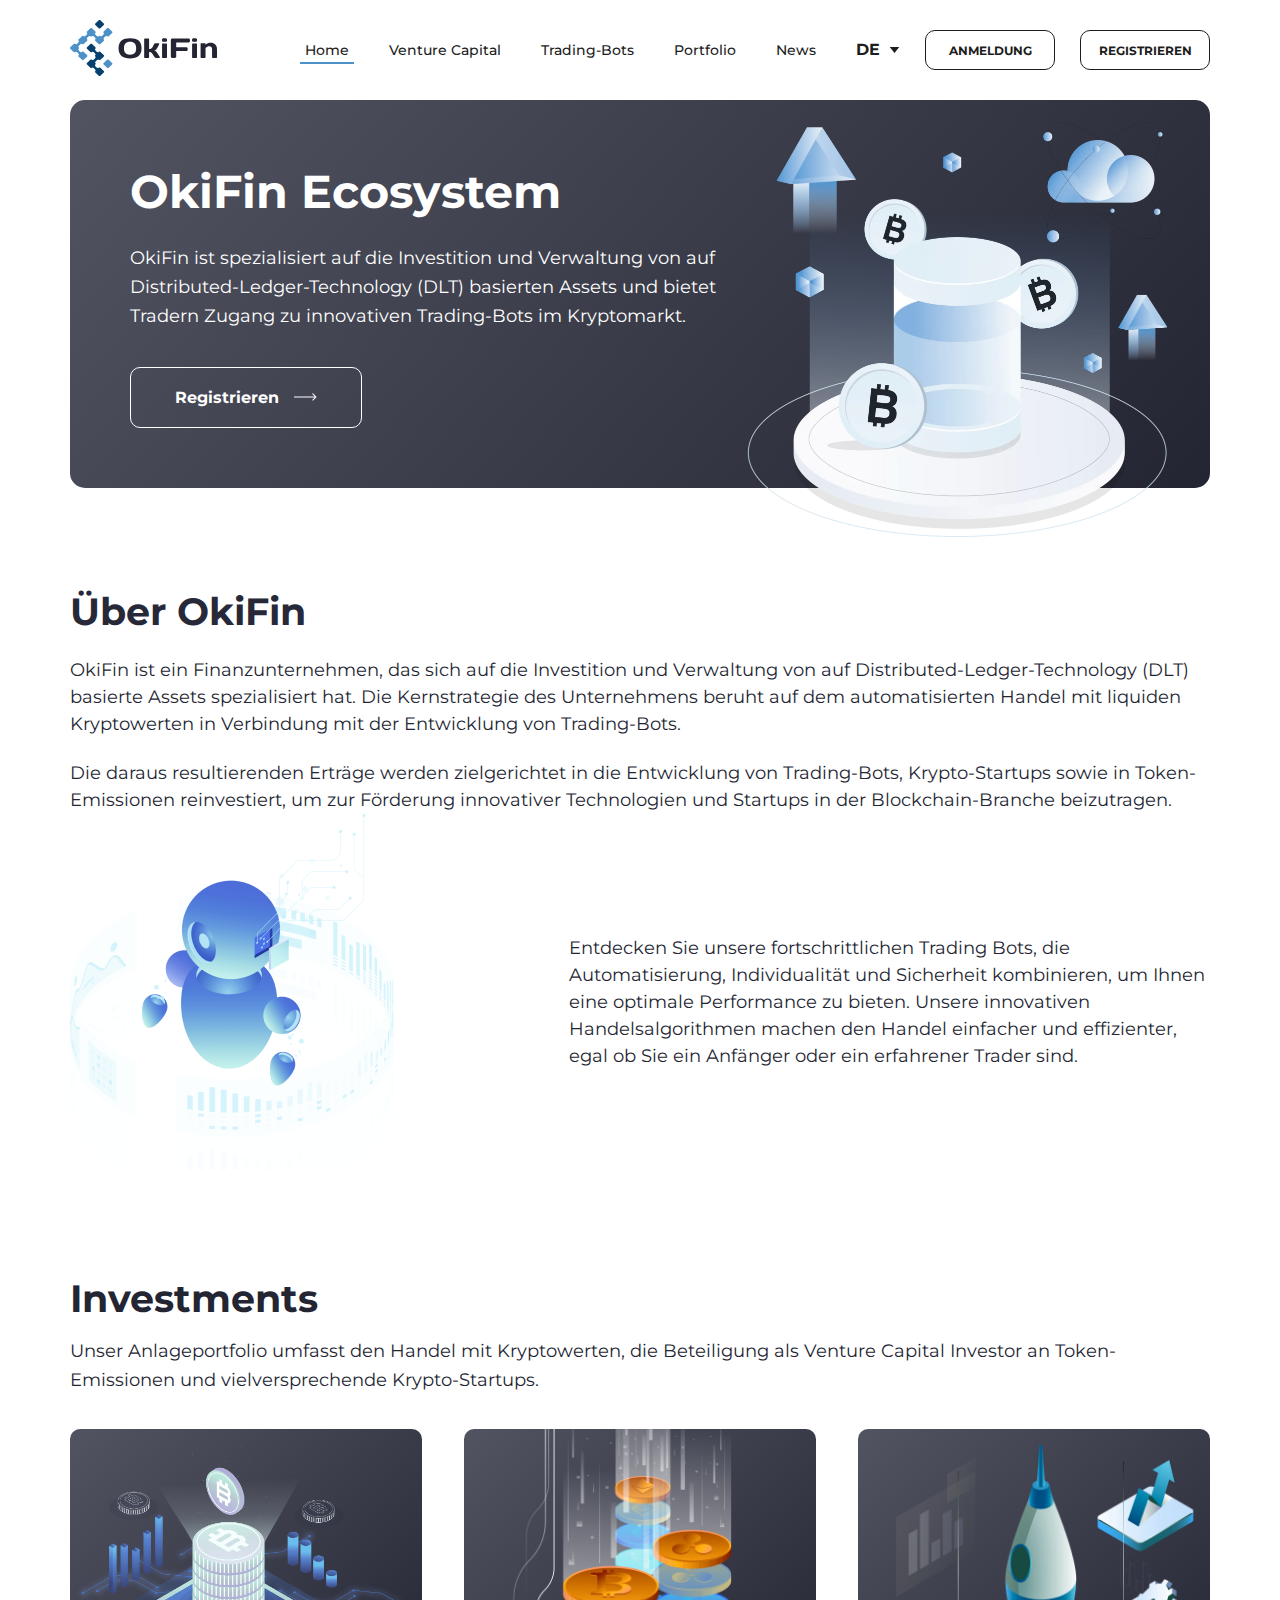
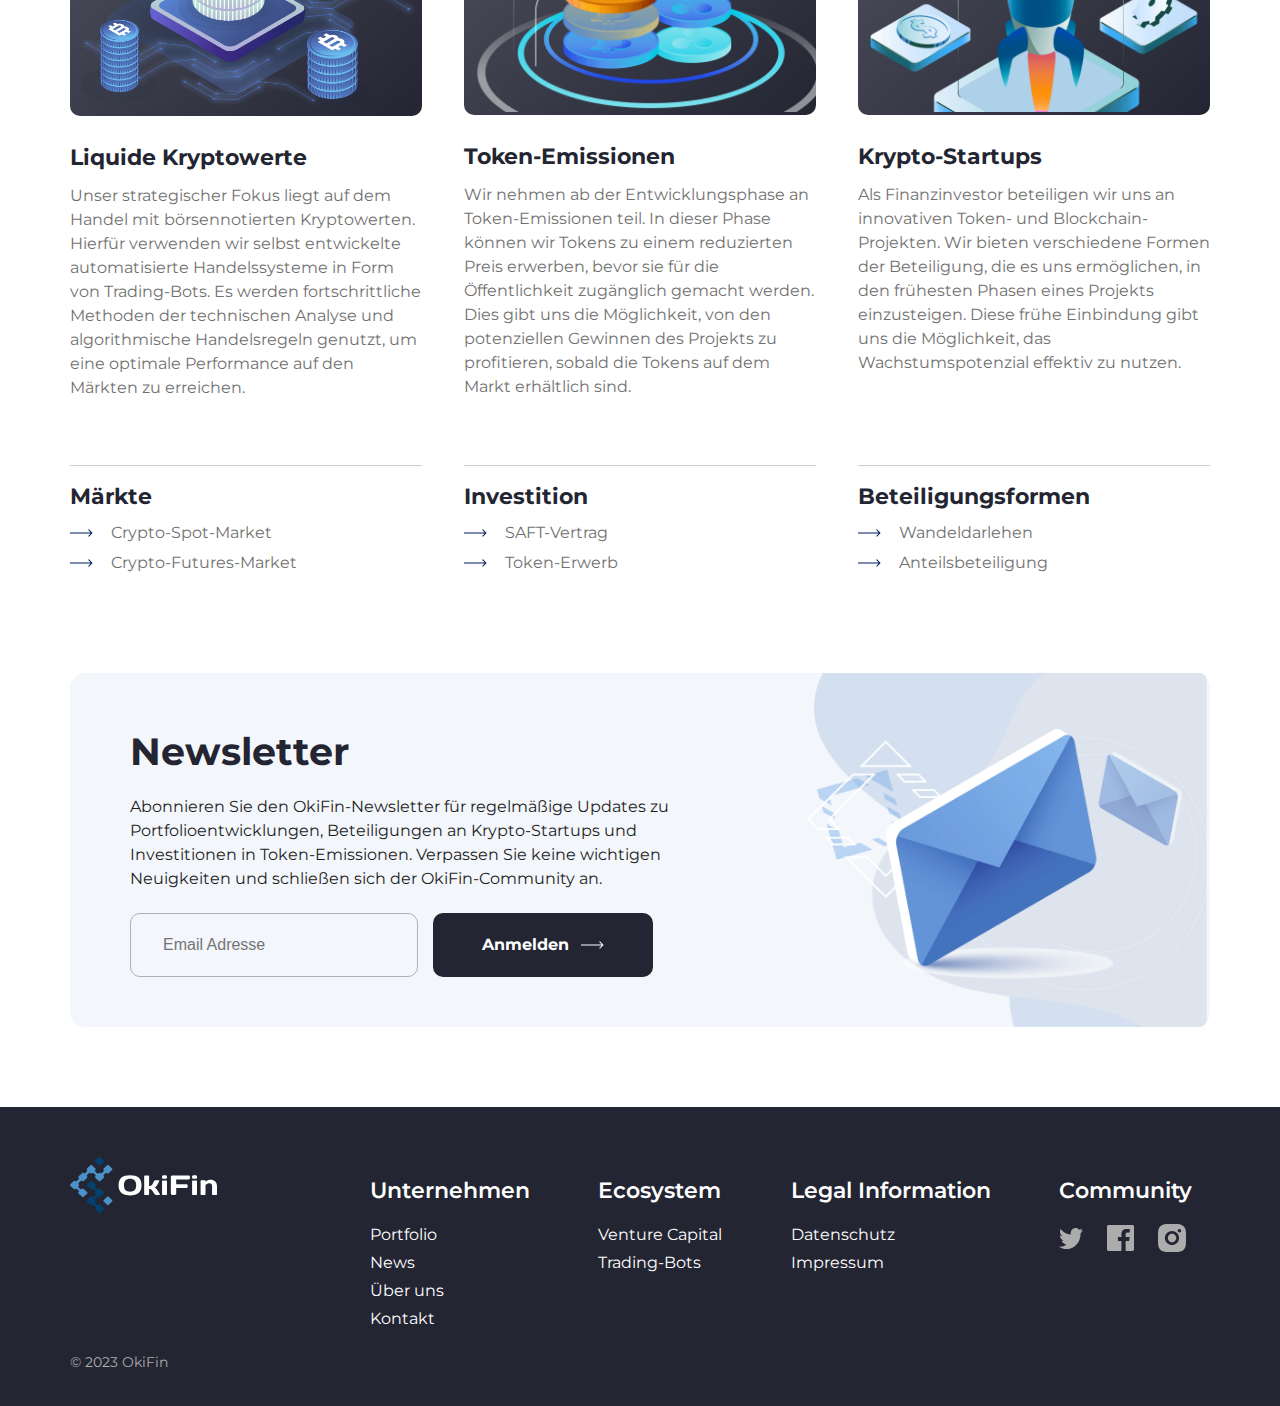
<file: index.html>
<!DOCTYPE html>
<html lang="en">
  <head>
    <meta charset="UTF-8" />
    <meta name="viewport" content="width=device-width, initial-scale=1.0" />
    <meta http-equiv="X-UA-Compatible" content="ie=edge" />
    <title>Document</title>
    <meta name="author" content="Yuriy Zudikhin" />
    <link rel="stylesheet" href="css/style.css" />
  </head>

  <body>

    <header class="header">
      <div class="container">
        <div class="header_block">
          <a class="header_block_logo" href="#">
            <img src="img/header/logo.svg" alt="">
          </a>
          <div class="header_block_other">
            <ul class="header_block_other_nav">
              <li class="active">
                <a href="#">Home</a>
              </li>
              <li>
                <a href="#">Venture Capital</a>
              </li>
              <li>
                <a href="#">Trading-Bots</a>
              </li>
              <li>
                <a href="#">Portfolio</a>
              </li>
              <li>
                <a href="#">News</a>
              </li>
            </ul>
            <div class="header_block_other_lang">
              <div class="header_block_other_lang_top">
                <span>DE</span>
                <img src="img/header/arrow.svg" alt="">
              </div>
              <div class="header_block_other_lang_content">
                <ul>
                  <li>
                    <a href="#">EN</a>
                  </li>
                  <li>
                    <a href="#">RU</a>
                  </li>
                </ul>
              </div>
            </div>
            <a class="header_block_other_reg" href="#">anmeldung</a>
            <a class="header_block_other_reg" href="#">Registrieren</a>
            <div class="header_block_other_btn">
              <img src="img/header/dropdown.svg" alt="">
            </div>
          </div>
        </div>
      </div>
    </header>

    <main class="main">
      <div class="container">
        <div class="main_block">
          <div class="main_block_text">
            <h1>OkiFin Ecosystem</h1>
            <p>OkiFin ist spezialisiert auf die Investition und Verwaltung von auf Distributed-Ledger-Technology (DLT) basierten Assets und bietet Tradern Zugang zu innovativen Trading-Bots im Kryptomarkt.</p>
            <a href="#">
              Registrieren
              <img src="img/main/arrow.svg" alt="">
            </a>
          </div>
          <div class="main_block_img">
            <img src="img/main/1.webp" alt="">
          </div>
        </div>
      </div>
    </main>

    <section class="profile">
      <div class="container">
        <div class="profile_block">
          <h2>Über OkiFin</h2>
          <p>OkiFin ist ein Finanzunternehmen, das sich auf die Investition und Verwaltung von auf Distributed-Ledger-Technology (DLT) basierte Assets spezialisiert hat. Die Kernstrategie des Unternehmens beruht auf dem automatisierten Handel mit liquiden Kryptowerten in Verbindung mit der Entwicklung von Trading-Bots.</p>
          <p>Die daraus resultierenden Erträge werden zielgerichtet in die Entwicklung von Trading-Bots, Krypto-Startups sowie in Token-Emissionen reinvestiert, um zur Förderung innovativer Technologien und Startups in der Blockchain-Branche beizutragen.</p>
        </div>
        <div class="profile_block_new">
          <img src="img/profile/1.png" alt="">
          <p>Entdecken Sie unsere fortschrittlichen Trading Bots, die Automatisierung, Individualität und Sicherheit kombinieren, um Ihnen eine optimale Performance zu bieten. Unsere innovativen Handelsalgorithmen machen den Handel einfacher und effizienter, egal ob Sie ein Anfänger oder ein erfahrener Trader sind.</p>
        </div>
      </div>
    </section>

    <section class="investments">
      <div class="container">
        <div class="investments_block">
          <h2>Investments</h2>
          <p>Unser Anlageportfolio umfasst den Handel mit Kryptowerten, die Beteiligung als Venture Capital Investor an Token-Emissionen und vielversprechende Krypto-Startups.</p>
        </div>
        <div class="investments_list">

          <div class="investments_list_item">
            <div class="investments_list_item_wrap">
              <div class="investments_list_item_wrap_img">
                <img src="img/investments/list_1.webp" alt="">
              </div>
              <h3>Liquide Kryptowerte</h3>
              <p>Unser strategischer Fokus liegt auf dem Handel mit börsennotierten Kryptowerten. Hierfür verwenden wir selbst entwickelte automatisierte Handelssysteme in Form von Trading-Bots. Es werden fortschrittliche Methoden der technischen Analyse und algorithmische Handelsregeln genutzt, um eine optimale Performance auf den Märkten zu erreichen.</p>
            </div>
            <div class="investments_list_item_bottom">
              <h3>Märkte</h3>
              <ul>
                <li>
                  <img src="img/investments/arrow.svg" alt="">
                  Crypto-Spot-Market
                </li>
                <li>
                  <img src="img/investments/arrow.svg" alt="">
                  Crypto-Futures-Market
                </li>
              </ul>
            </div>
          </div>

          <div class="investments_list_item">
            <div class="investments_list_item_wrap">
              <div class="investments_list_item_wrap_img">
                <img src="img/investments/list_2.webp" alt="">
              </div>
              <h3>Token-Emissionen</h3>
              <p>Wir nehmen ab der Entwicklungsphase an Token-Emissionen teil. In dieser Phase können wir Tokens zu einem reduzierten Preis erwerben, bevor sie für die Öffentlichkeit zugänglich gemacht werden. Dies gibt uns die Möglichkeit, von den potenziellen Gewinnen des Projekts zu profitieren, sobald die Tokens auf dem Markt erhältlich sind.</p>
            </div>
            <div class="investments_list_item_bottom">
              <h3>Investition</h3>
              <ul>
                <li>
                  <img src="img/investments/arrow.svg" alt="">
                  SAFT-Vertrag
                </li>
                <li>
                  <img src="img/investments/arrow.svg" alt="">
                  Token-Erwerb
                </li>
              </ul>
            </div>
          </div>

          <div class="investments_list_item">
            <div class="investments_list_item_wrap">
              <div class="investments_list_item_wrap_img">
                <img src="img/investments/list_3.webp" alt="">
              </div>
              <h3>Krypto-Startups</h3>
              <p>Als Finanzinvestor beteiligen wir uns an innovativen Token- und Blockchain-Projekten. Wir bieten verschiedene Formen der Beteiligung, die es uns ermöglichen, in den frühesten Phasen eines Projekts einzusteigen. Diese frühe Einbindung gibt uns die Möglichkeit, das Wachstumspotenzial effektiv zu nutzen.</p>
            </div>
            <div class="investments_list_item_bottom">
              <h3>Beteiligungsformen</h3>
              <ul>
                <li>
                  <img src="img/investments/arrow.svg" alt="">
                  Wandeldarlehen
                </li>
                <li>
                  <img src="img/investments/arrow.svg" alt="">
                  Anteilsbeteiligung
                </li>
              </ul>
            </div>
          </div>

        </div>
      </div>
    </section>

    <section class="form">
      <div class="container">
        <div class="form_block">
          <div class="form_block_text">
            <h2>Newsletter</h2>
            <p>Abonnieren Sie den OkiFin-Newsletter für regelmäßige Updates zu Portfolioentwicklungen, Beteiligungen an Krypto-Startups und Investitionen in Token-Emissionen. Verpassen Sie keine wichtigen Neuigkeiten und schließen sich der OkiFin-Community an.</p>
            <form action="">
              <input type="email" placeholder="Email Adresse">
              <button type="submit">
                Anmelden
                <img src="img/form/arrow.svg" alt="">
              </button>
            </form>
          </div>
          <img class="form_block_mob" src="img/form/back_mob.svg" alt="">
          <img class="form_block_img" src="img/form/1.webp" alt="">
          <img class="form_block_back" src="img/form/back.png" alt="">
        </div>
      </div>
    </section>

    <footer class="footer">
      <div class="container">
        <div class="footer_block">
          <div class="footer_block_left">
            <img src="img/footer/logo.svg" alt="">
          </div>
          <div class="footer_block_mid">
            <div class="footer_block_mid_item">
              <h4>Unternehmen</h4>
              <ul>
                <li>
                  <a href="#">Portfolio</a>
                </li>
                <li>
                  <a href="#">News</a>
                </li>
                <li>
                  <a href="#">Über uns</a>
                </li>
                <li>
                  <a href="#">Kontakt</a>
                </li>
              </ul>
            </div>
            <div class="footer_block_mid_item">
              <h4>Ecosystem</h4>
              <ul>
                <li>
                  <a href="#">Venture Capital</a>
                </li>
                <li>
                  <a href="#">Trading-Bots</a>
                </li>
              </ul>
            </div>
            <div class="footer_block_mid_item">
              <h4>Legal Information</h4>
              <ul>
                <li>
                  <a href="#">Datenschutz</a>
                </li>
                <li>
                  <a href="#">Impressum</a>
                </li>
              </ul>
            </div>
            <div class="footer_block_mid_item">
              <h4>Community</h4>
              <div class="footer_block_mid_item_list">
                <a href="#">
                  <img src="img/footer/twitter.svg" alt="">
                </a>
                <a href="#">
                  <img src="img/footer/facebook.svg" alt="">
                </a>
                <a href="#">
                  <img src="img/footer/insta.svg" alt="">
                </a>
              </div>
            </div>
          </div>
        </div>
        <div class="footer_under">
          <div class="footer_under_left">
            <p>© 2023  OkiFin</p>
          </div>
        </div>
      </div>
    </footer>

    <div class="dropdown">
      <div class="dropdown_top">
        <div class="dropdown_top_close">
          <img src="img/header/close.svg" alt="">
        </div>
      </div>
      <ul>
        <li class="active">
          <a href="#">Home</a>
        </li>
        <li>
          <a href="#">Venture capital</a>
        </li>
        <li>
          <a href="#">Trading-Bots</a>
        </li>
        <li>
          <a href="#">Portfolio</a>
        </li>
        <li>
          <a href="#">News</a>
        </li>
      </ul>
      <div class="dropdown_btns">
        <a href="#">Anmelden</a>
        <a href="#">Registrieren</a>
      </div>
      <div class="dropdown_link">
        <a href="#">
          <img src="img/footer/tel.svg" alt="">
        </a>
        <a href="#">
          <img src="img/footer/mail.svg" alt="">
        </a>
      </div>
    </div>

    <div class="back_modal"></div>
    
    <script src="js/jquery-3.6.0.min.js"></script>
    <script src="js/main.js"></script>

  </body>
</html>
</file>
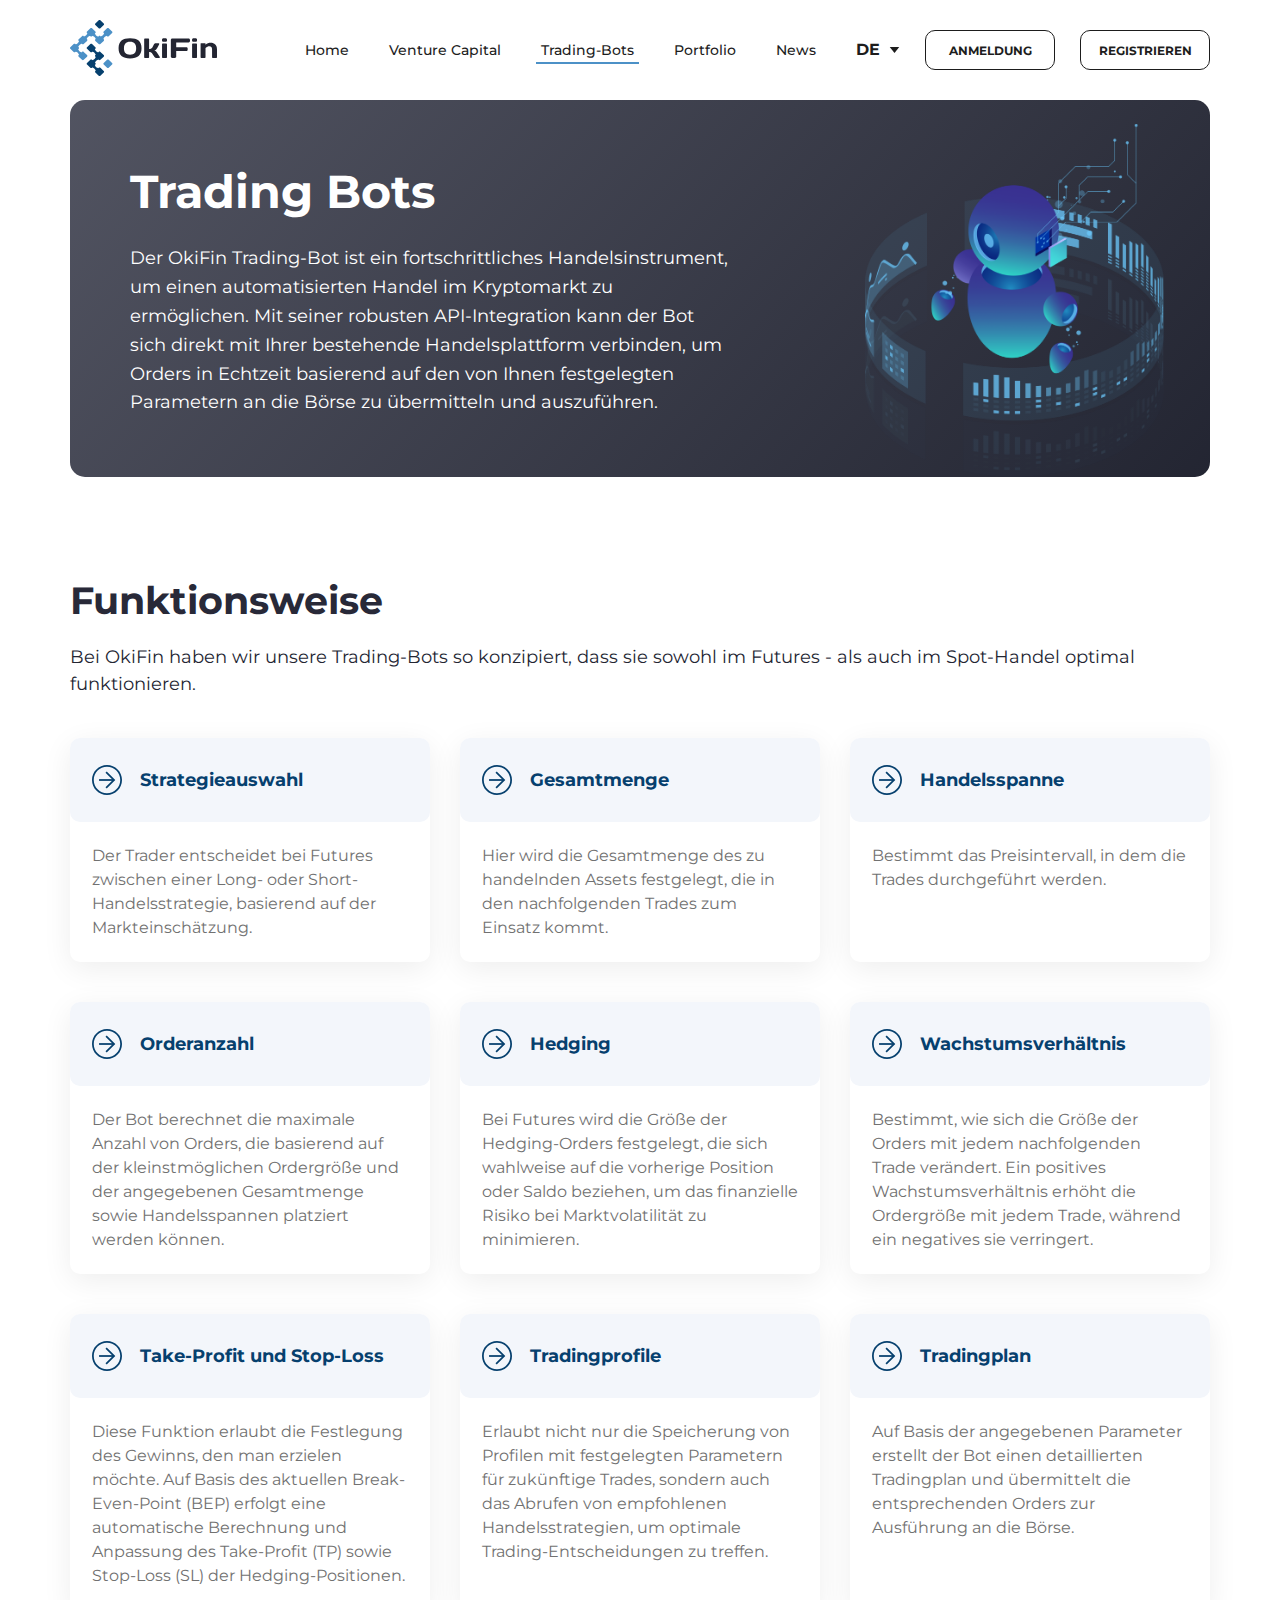
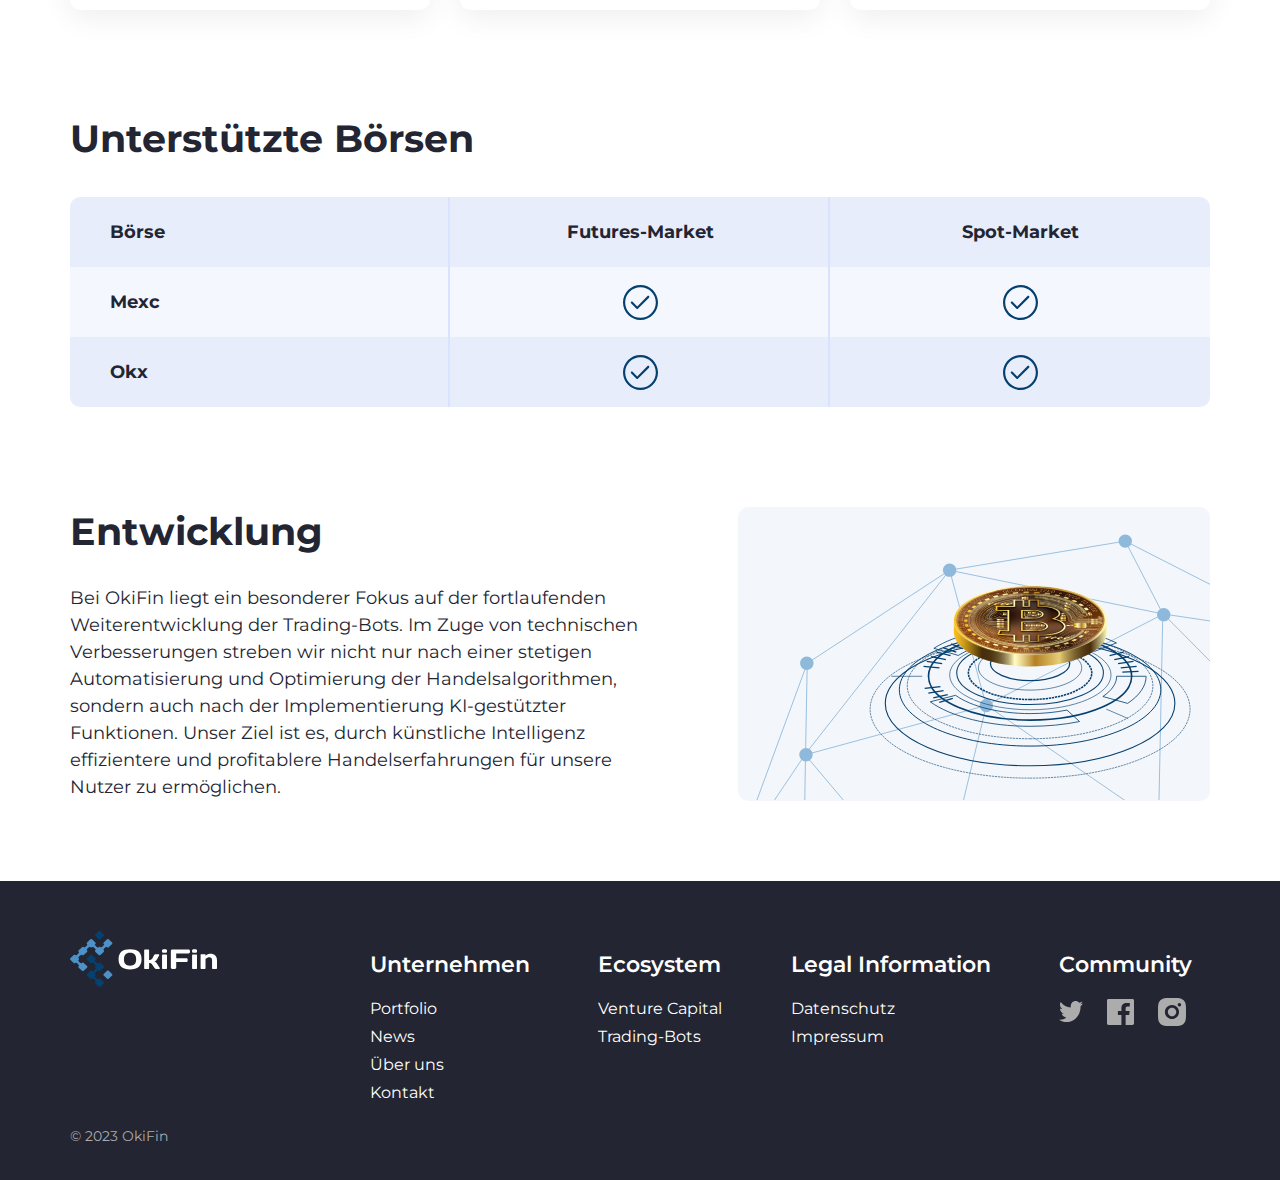
<file: bots.html>
<!DOCTYPE html>
<html lang="en">
  <head>
    <meta charset="UTF-8" />
    <meta name="viewport" content="width=device-width, initial-scale=1.0" />
    <meta http-equiv="X-UA-Compatible" content="ie=edge" />
    <title>Document</title>
    <meta name="author" content="Yuriy Zudikhin" />
    <link rel="stylesheet" href="css/style.css" />
  </head>

  <body>

    <header class="header">
      <div class="container">
        <div class="header_block">
          <a class="header_block_logo" href="#">
            <img src="img/header/logo.svg" alt="">
          </a>
          <div class="header_block_other">
            <ul class="header_block_other_nav">
              <li>
                <a href="#">Home</a>
              </li>
              <li>
                <a href="#">Venture Capital</a>
              </li>
              <li class="active">
                <a href="#">Trading-Bots</a>
              </li>
              <li>
                <a href="#">Portfolio</a>
              </li>
              <li>
                <a href="#">News</a>
              </li>
            </ul>
            <div class="header_block_other_lang">
              <div class="header_block_other_lang_top">
                <span>DE</span>
                <img src="img/header/arrow.svg" alt="">
              </div>
              <div class="header_block_other_lang_content">
                <ul>
                  <li>
                    <a href="#">EN</a>
                  </li>
                  <li>
                    <a href="#">RU</a>
                  </li>
                </ul>
              </div>
            </div>
            <a class="header_block_other_reg" href="#">anmeldung</a>
            <a class="header_block_other_reg" href="#">Registrieren</a>
            <div class="header_block_other_btn">
              <img src="img/header/dropdown.svg" alt="">
            </div>
          </div>
        </div>
      </div>
    </header>

    <main class="main bots">
      <div class="container">
        <div class="main_block">
          <div class="main_block_text">
            <h1>Trading Bots</h1>
            <p>Der OkiFin Trading-Bot ist ein fortschrittliches Handelsinstrument, um einen automatisierten Handel im Kryptomarkt zu ermöglichen. Mit seiner robusten API-Integration kann der Bot sich direkt mit Ihrer bestehende Handelsplattform verbinden, um Orders in Echtzeit basierend auf den von Ihnen festgelegten Parametern an die Börse zu übermitteln und auszuführen.
            </p>
          </div>
          <div class="main_block_img">
            <img src="img/main/1_bots.png" alt="">
          </div>
        </div>
      </div>
    </main>

    <section class="functionality">
      <div class="container">
        <div class="functionality_block">
          <h2>Funktionsweise</h2>
          <p class="functionality_block_text">Bei OkiFin haben wir unsere Trading-Bots so konzipiert, dass sie sowohl im Futures - als auch im Spot-Handel optimal funktionieren.</p>
          <div class="functionality_block_list">
            <div class="functionality_block_list_item">
              <div class="functionality_block_list_item_top">
                <img src="img/main/func.svg" alt="">
                <h4>Strategieauswahl</h4>
              </div>
              <div class="functionality_block_list_item_wrap">
                <p>Der Trader entscheidet bei Futures zwischen einer Long- oder Short-Handelsstrategie, basierend auf der Markteinschätzung.</p>
              </div>
            </div>

            <div class="functionality_block_list_item">
              <div class="functionality_block_list_item_top">
                <img src="img/main/func.svg" alt="">
                <h4>Gesamtmenge</h4>
              </div>
              <div class="functionality_block_list_item_wrap">
                <p>Hier wird die Gesamtmenge des zu handelnden Assets festgelegt, die in den nachfolgenden Trades zum Einsatz kommt.</p>
              </div>
            </div>

            <div class="functionality_block_list_item">
              <div class="functionality_block_list_item_top">
                <img src="img/main/func.svg" alt="">
                <h4>Handelsspanne</h4>
              </div>
              <div class="functionality_block_list_item_wrap">
                <p>Bestimmt das Preisintervall, in dem die Trades durchgeführt werden.</p>
              </div>
            </div>

            <div class="functionality_block_list_item">
              <div class="functionality_block_list_item_top">
                <img src="img/main/func.svg" alt="">
                <h4>Orderanzahl</h4>
              </div>
              <div class="functionality_block_list_item_wrap">
                <p>Der Bot berechnet die maximale Anzahl von Orders, die basierend auf der kleinstmöglichen Ordergröße und der angegebenen Gesamtmenge sowie Handelsspannen platziert werden können.</p>
              </div>
            </div>

            <div class="functionality_block_list_item">
              <div class="functionality_block_list_item_top">
                <img src="img/main/func.svg" alt="">
                <h4>Hedging</h4>
              </div>
              <div class="functionality_block_list_item_wrap">
                <p>Bei Futures wird die Größe der Hedging-Orders festgelegt, die sich wahlweise auf die vorherige Position oder Saldo beziehen, um das finanzielle Risiko bei Marktvolatilität zu minimieren.</p>
              </div>
            </div>

            <div class="functionality_block_list_item">
              <div class="functionality_block_list_item_top">
                <img src="img/main/func.svg" alt="">
                <h4>Wachstumsverhältnis</h4>
              </div>
              <div class="functionality_block_list_item_wrap">
                <p>Bestimmt, wie sich die Größe der Orders mit jedem nachfolgenden Trade verändert. Ein positives Wachstumsverhältnis erhöht die Ordergröße mit jedem Trade, während ein negatives sie verringert.</p>
              </div>
            </div>

            <div class="functionality_block_list_item">
              <div class="functionality_block_list_item_top">
                <img src="img/main/func.svg" alt="">
                <h4>Take-Profit und Stop-Loss</h4>
              </div>
              <div class="functionality_block_list_item_wrap">
                <p>Diese Funktion erlaubt die Festlegung des Gewinns, den man erzielen möchte. Auf Basis des aktuellen Break-Even-Point (BEP) erfolgt eine automatische Berechnung und Anpassung des Take-Profit (TP) sowie Stop-Loss (SL) der Hedging-Positionen.</p>
              </div>
            </div>

            <div class="functionality_block_list_item">
              <div class="functionality_block_list_item_top">
                <img src="img/main/func.svg" alt="">
                <h4>Tradingprofile</h4>
              </div>
              <div class="functionality_block_list_item_wrap">
                <p>Erlaubt nicht nur die Speicherung von Profilen mit festgelegten Parametern für zukünftige Trades, sondern auch das Abrufen von empfohlenen Handelsstrategien, um optimale Trading-Entscheidungen zu treffen.</p>
              </div>
            </div>

            <div class="functionality_block_list_item">
              <div class="functionality_block_list_item_top">
                <img src="img/main/func.svg" alt="">
                <h4>Tradingplan</h4>
              </div>
              <div class="functionality_block_list_item_wrap">
                <p>Auf Basis der angegebenen Parameter erstellt der Bot einen detaillierten Tradingplan und übermittelt die entsprechenden Orders zur Ausführung an die Börse.</p>
              </div>
            </div>

          </div>
        </div>
      </div>
    </section>

    <section class="exchange">
      <div class="container">
        <div class="exchange_block">
          <h2>Unterstützte Börsen</h2>
          <div class="exchange_block_table">

            <div class="exchange_block_table_row">
              <div class="exchange_block_table_row_item">
                <p>Börse</p>
              </div>
              <div class="exchange_block_table_row_item">
                <p>Futures-Market</p>
              </div>
              <div class="exchange_block_table_row_item">
                <p>Spot-Market</p>
              </div>
            </div>

            <div class="exchange_block_table_row">
              <div class="exchange_block_table_row_item">
                <p>Mexc</p>
              </div>
              <div class="exchange_block_table_row_item">
                <div class="exchange_block_table_row_item_img">
                  <img src="img/exchange/1.svg" alt="">
                </div>
              </div>
              <div class="exchange_block_table_row_item">
                <div class="exchange_block_table_row_item_img">
                  <img src="img/exchange/1.svg" alt="">
                </div>
              </div>
            </div>

            <div class="exchange_block_table_row">
              <div class="exchange_block_table_row_item">
                <p>Okx</p>
              </div>
              <div class="exchange_block_table_row_item">
                <div class="exchange_block_table_row_item_img">
                  <img src="img/exchange/1.svg" alt="">
                </div>
              </div>
              <div class="exchange_block_table_row_item">
                <div class="exchange_block_table_row_item_img">
                  <img src="img/exchange/1.svg" alt="">
                </div>
              </div>
            </div>

          </div>
        </div>
      </div>
    </section>

    <section class="development">
      <div class="container">
        <div class="development_block">
          <div class="development_block_left">
            <h3>Entwicklung</h3>
            <p>Bei OkiFin liegt ein besonderer Fokus auf der fortlaufenden Weiterentwicklung der Trading-Bots. Im Zuge von technischen Verbesserungen streben wir nicht nur nach einer stetigen Automatisierung und Optimierung der Handelsalgorithmen, sondern auch nach der Implementierung KI-gestützter Funktionen. Unser Ziel ist es, durch künstliche Intelligenz effizientere und profitablere Handelserfahrungen für unsere Nutzer zu ermöglichen.</p>
          </div>
          <div class="development_block_right">
            <img src="img/development/dev_1.svg" alt="">
          </div>
        </div>
      </div>
    </section>

    <footer class="footer">
      <div class="container">
        <div class="footer_block">
          <div class="footer_block_left">
            <img src="img/footer/logo.svg" alt="">
          </div>
          <div class="footer_block_mid">
            <div class="footer_block_mid_item">
              <h4>Unternehmen</h4>
              <ul>
                <li>
                  <a href="#">Portfolio</a>
                </li>
                <li>
                  <a href="#">News</a>
                </li>
                <li>
                  <a href="#">Über uns</a>
                </li>
                <li>
                  <a href="#">Kontakt</a>
                </li>
              </ul>
            </div>
            <div class="footer_block_mid_item">
              <h4>Ecosystem</h4>
              <ul>
                <li>
                  <a href="#">Venture Capital</a>
                </li>
                <li>
                  <a href="#">Trading-Bots</a>
                </li>
              </ul>
            </div>
            <div class="footer_block_mid_item">
              <h4>Legal Information</h4>
              <ul>
                <li>
                  <a href="#">Datenschutz</a>
                </li>
                <li>
                  <a href="#">Impressum</a>
                </li>
              </ul>
            </div>
            <div class="footer_block_mid_item">
              <h4>Community</h4>
              <div class="footer_block_mid_item_list">
                <a href="#">
                  <img src="img/footer/twitter.svg" alt="">
                </a>
                <a href="#">
                  <img src="img/footer/facebook.svg" alt="">
                </a>
                <a href="#">
                  <img src="img/footer/insta.svg" alt="">
                </a>
              </div>
            </div>
          </div>
        </div>
        <div class="footer_under">
          <div class="footer_under_left">
            <p>© 2023  OkiFin</p>
          </div>
        </div>
      </div>
    </footer>

    <div class="dropdown">
      <div class="dropdown_top">
        <div class="dropdown_top_close">
          <img src="img/header/close.svg" alt="">
        </div>
      </div>
      <ul>
        <li>
          <a href="#">Home</a>
        </li>
        <li>
          <a href="#">Venture capital</a>
        </li>
        <li class="active">
          <a href="#">Trading-Bots</a>
        </li>
        <li>
          <a href="#">Portfolio</a>
        </li>
        <li>
          <a href="#">News</a>
        </li>
      </ul>
      <div class="dropdown_btns">
        <a href="#">Anmelden</a>
        <a href="#">Registrieren</a>
      </div>
      <div class="dropdown_link">
        <a href="#">
          <img src="img/footer/tel.svg" alt="">
        </a>
        <a href="#">
          <img src="img/footer/mail.svg" alt="">
        </a>
      </div>
    </div>

    <div class="back_modal"></div>
    
    <script src="js/jquery-3.6.0.min.js"></script>
    <script src="js/main.js"></script>

  </body>
</html>
</file>
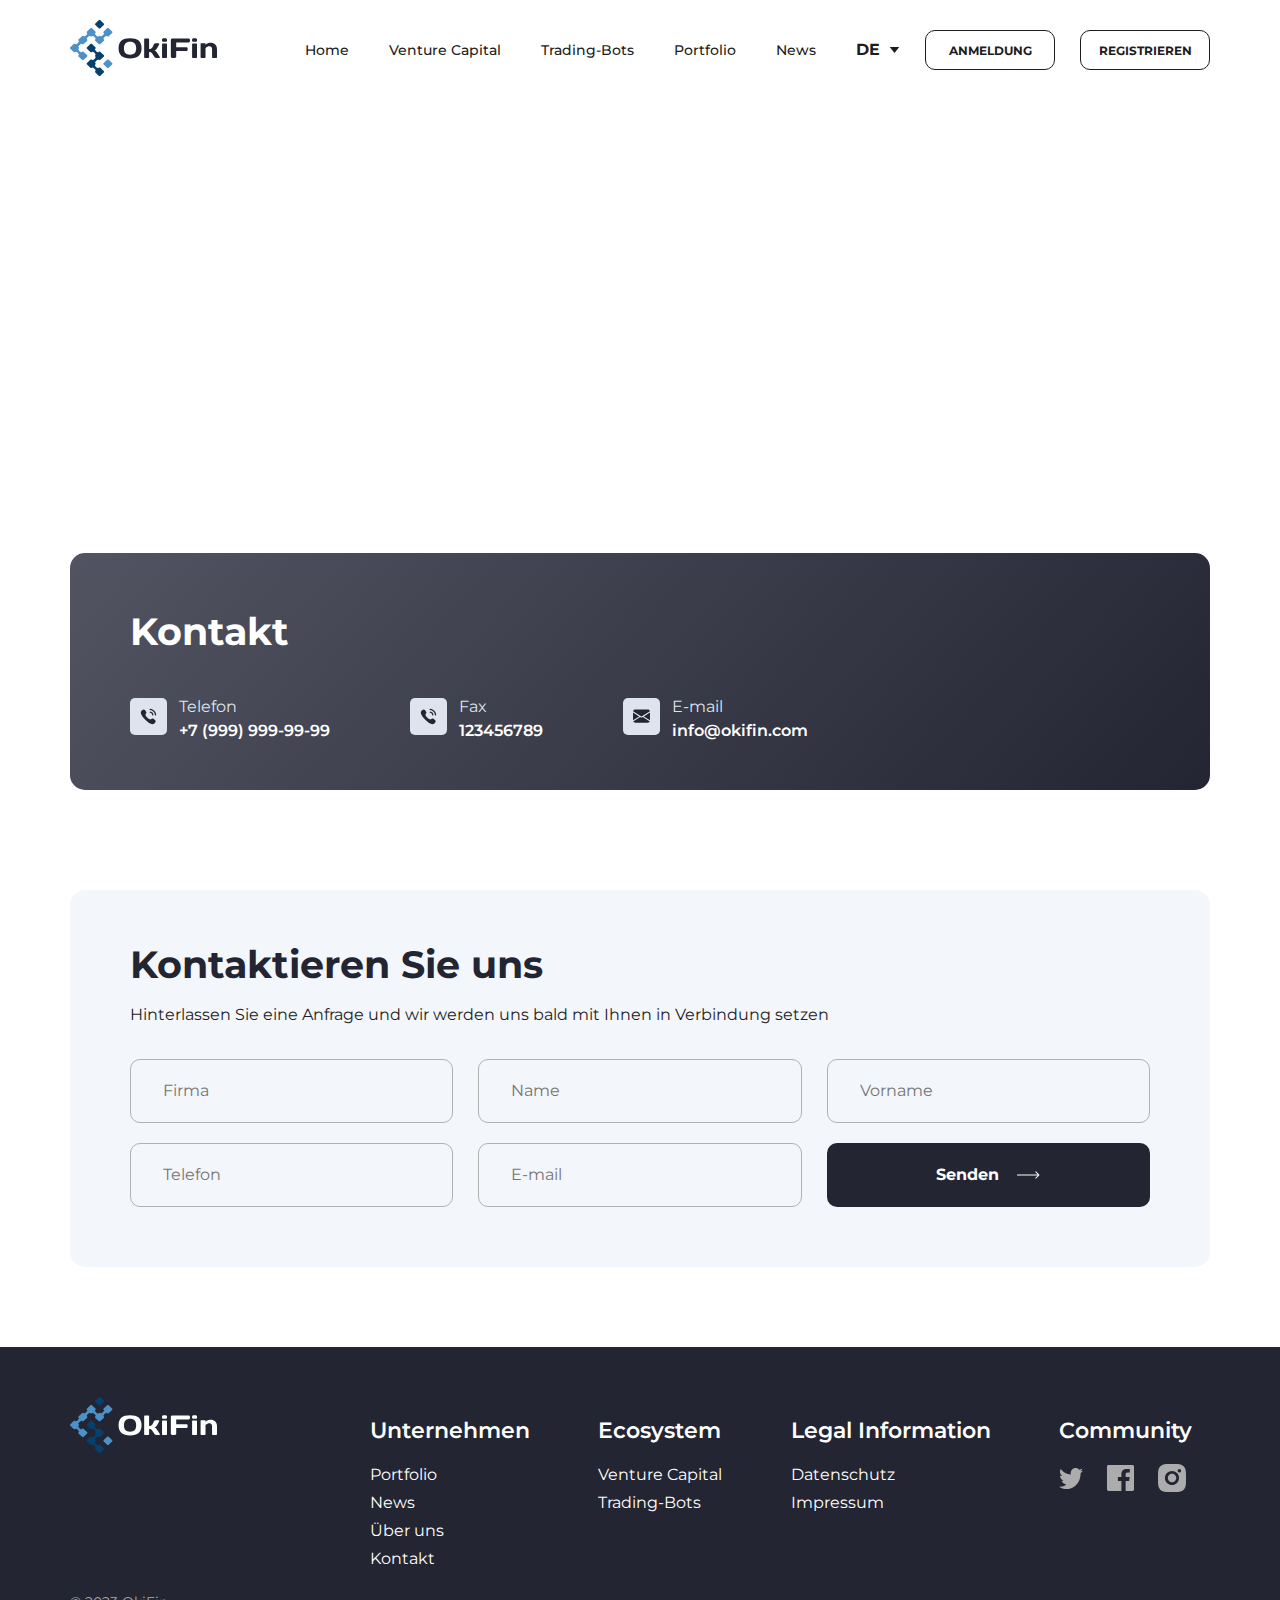
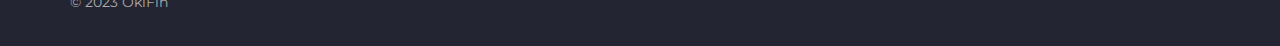
<file: contacts.html>
<!DOCTYPE html>
<html lang="en">
  <head>
    <meta charset="UTF-8" />
    <meta name="viewport" content="width=device-width, initial-scale=1.0" />
    <meta http-equiv="X-UA-Compatible" content="ie=edge" />
    <title>Document</title>
    <meta name="author" content="Yuriy Zudikhin" />
    <link rel="stylesheet" href="css/style.css" />
  </head>

  <body>

    <header class="header">
      <div class="container">
        <div class="header_block">
          <a class="header_block_logo" href="#">
            <img src="img/header/logo.svg" alt="">
          </a>
          <div class="header_block_other">
            <ul class="header_block_other_nav">
              <li>
                <a href="#">Home</a>
              </li>
              <li>
                <a href="#">Venture Capital</a>
              </li>
              <li>
                <a href="#">Trading-Bots</a>
              </li>
              <li>
                <a href="#">Portfolio</a>
              </li>
              <li>
                <a href="#">News</a>
              </li>
            </ul>
            <div class="header_block_other_lang">
              <div class="header_block_other_lang_top">
                <span>DE</span>
                <img src="img/header/arrow.svg" alt="">
              </div>
              <div class="header_block_other_lang_content">
                <ul>
                  <li>
                    <a href="#">EN</a>
                  </li>
                  <li>
                    <a href="#">RU</a>
                  </li>
                </ul>
              </div>
            </div>
            <a class="header_block_other_reg" href="#">anmeldung</a>
            <a class="header_block_other_reg" href="#">Registrieren</a>
            <div class="header_block_other_btn">
              <img src="img/header/dropdown.svg" alt="">
            </div>
          </div>
        </div>
      </div>
    </header>

    <iframe class="map" frameborder="0" src="https://www.google.com/maps/embed/v1/place?q=Langengrund+2a,+21149+Hamburg&key=AIzaSyBFw0Qbyq9zTFTd-tUY6dZWTgaQzuU17R8"></iframe>

    <section class="contact_info">
      <div class="container">
        
        <div class="contact_info_block">
          <h2>Kontakt</h2>
          <div class="contact_info_block_list">
            <a class="contact_info_block_list_item" href="tel:+79999999999">
              <img src="img/contacts/tel.svg" alt="">
              <div class="contact_info_block_list_item_text">
                <span>Telefon</span>
                <p>+7 (999) 999-99-99</p>
              </div>
            </a>
  
            <a class="contact_info_block_list_item" href="tel:123456789">
              <img src="img/contacts/tel.svg" alt="">
              <div class="contact_info_block_list_item_text">
                <span>Fax</span>
                <p>123456789</p>
              </div>
            </a>
  
            <a class="contact_info_block_list_item" href="mailto:info@okifin.com">
              <img src="img/contacts/mail.svg" alt="">
              <div class="contact_info_block_list_item_text">
                <span>E-mail</span>
                <p>info@okifin.com</p>
              </div>
            </a>

          </div>
          
        </div>
      </div>
    </section>

    <section class="contact_form">
      <div class="container">
        <div class="contact_form_block">
          <div class="contact_form_block_text">
            <h2>Kontaktieren Sie uns</h2>
            <p>Hinterlassen Sie eine Anfrage und wir werden uns bald mit Ihnen in Verbindung setzen</p>
            <form action="">
              <input type="text" placeholder="Firma">
              <input type="text" placeholder="Name">
              <input type="text" placeholder="Vorname">
              <input type="tel" placeholder="Telefon">
              <input type="email" placeholder="E-mail">
              <button type="submit">
                Senden
                <img src="img/contacts/arrow.svg" alt="">
              </button>
            </form>
          </div>
        </div>
      </div>
    </section>

    <footer class="footer">
      <div class="container">
        <div class="footer_block">
          <div class="footer_block_left">
            <img src="img/footer/logo.svg" alt="">
          </div>
          <div class="footer_block_mid">
            <div class="footer_block_mid_item">
              <h4>Unternehmen</h4>
              <ul>
                <li>
                  <a href="#">Portfolio</a>
                </li>
                <li>
                  <a href="#">News</a>
                </li>
                <li>
                  <a href="#">Über uns</a>
                </li>
                <li>
                  <a href="#">Kontakt</a>
                </li>
              </ul>
            </div>
            <div class="footer_block_mid_item">
              <h4>Ecosystem</h4>
              <ul>
                <li>
                  <a href="#">Venture Capital</a>
                </li>
                <li>
                  <a href="#">Trading-Bots</a>
                </li>
              </ul>
            </div>
            <div class="footer_block_mid_item">
              <h4>Legal Information</h4>
              <ul>
                <li>
                  <a href="#">Datenschutz</a>
                </li>
                <li>
                  <a href="#">Impressum</a>
                </li>
              </ul>
            </div>
            <div class="footer_block_mid_item">
              <h4>Community</h4>
              <div class="footer_block_mid_item_list">
                <a href="#">
                  <img src="img/footer/twitter.svg" alt="">
                </a>
                <a href="#">
                  <img src="img/footer/facebook.svg" alt="">
                </a>
                <a href="#">
                  <img src="img/footer/insta.svg" alt="">
                </a>
              </div>
            </div>
          </div>
        </div>
        <div class="footer_under">
          <div class="footer_under_left">
            <p>© 2023  OkiFin</p>
          </div>
        </div>
      </div>
    </footer>

    <div class="dropdown">
      <div class="dropdown_top">
        <div class="dropdown_top_close">
          <img src="img/header/close.svg" alt="">
        </div>
      </div>
      <ul>
        <li>
          <a href="#">Home</a>
        </li>
        <li>
          <a href="#">Venture capital</a>
        </li>
        <li>
          <a href="#">Trading-Bots</a>
        </li>
        <li>
          <a href="#">Portfolio</a>
        </li>
        <li>
          <a href="#">News</a>
        </li>
      </ul>
      <div class="dropdown_btns">
        <a href="#">Anmelden</a>
        <a href="#">Registrieren</a>
      </div>
      <div class="dropdown_link">
        <a href="#">
          <img src="img/footer/tel.svg" alt="">
        </a>
        <a href="#">
          <img src="img/footer/mail.svg" alt="">
        </a>
      </div>
    </div>

    <div class="back_modal"></div>
    
    <script src="js/jquery-3.6.0.min.js"></script>
    <script src="js/main.js"></script>

  </body>
</html>
</file>
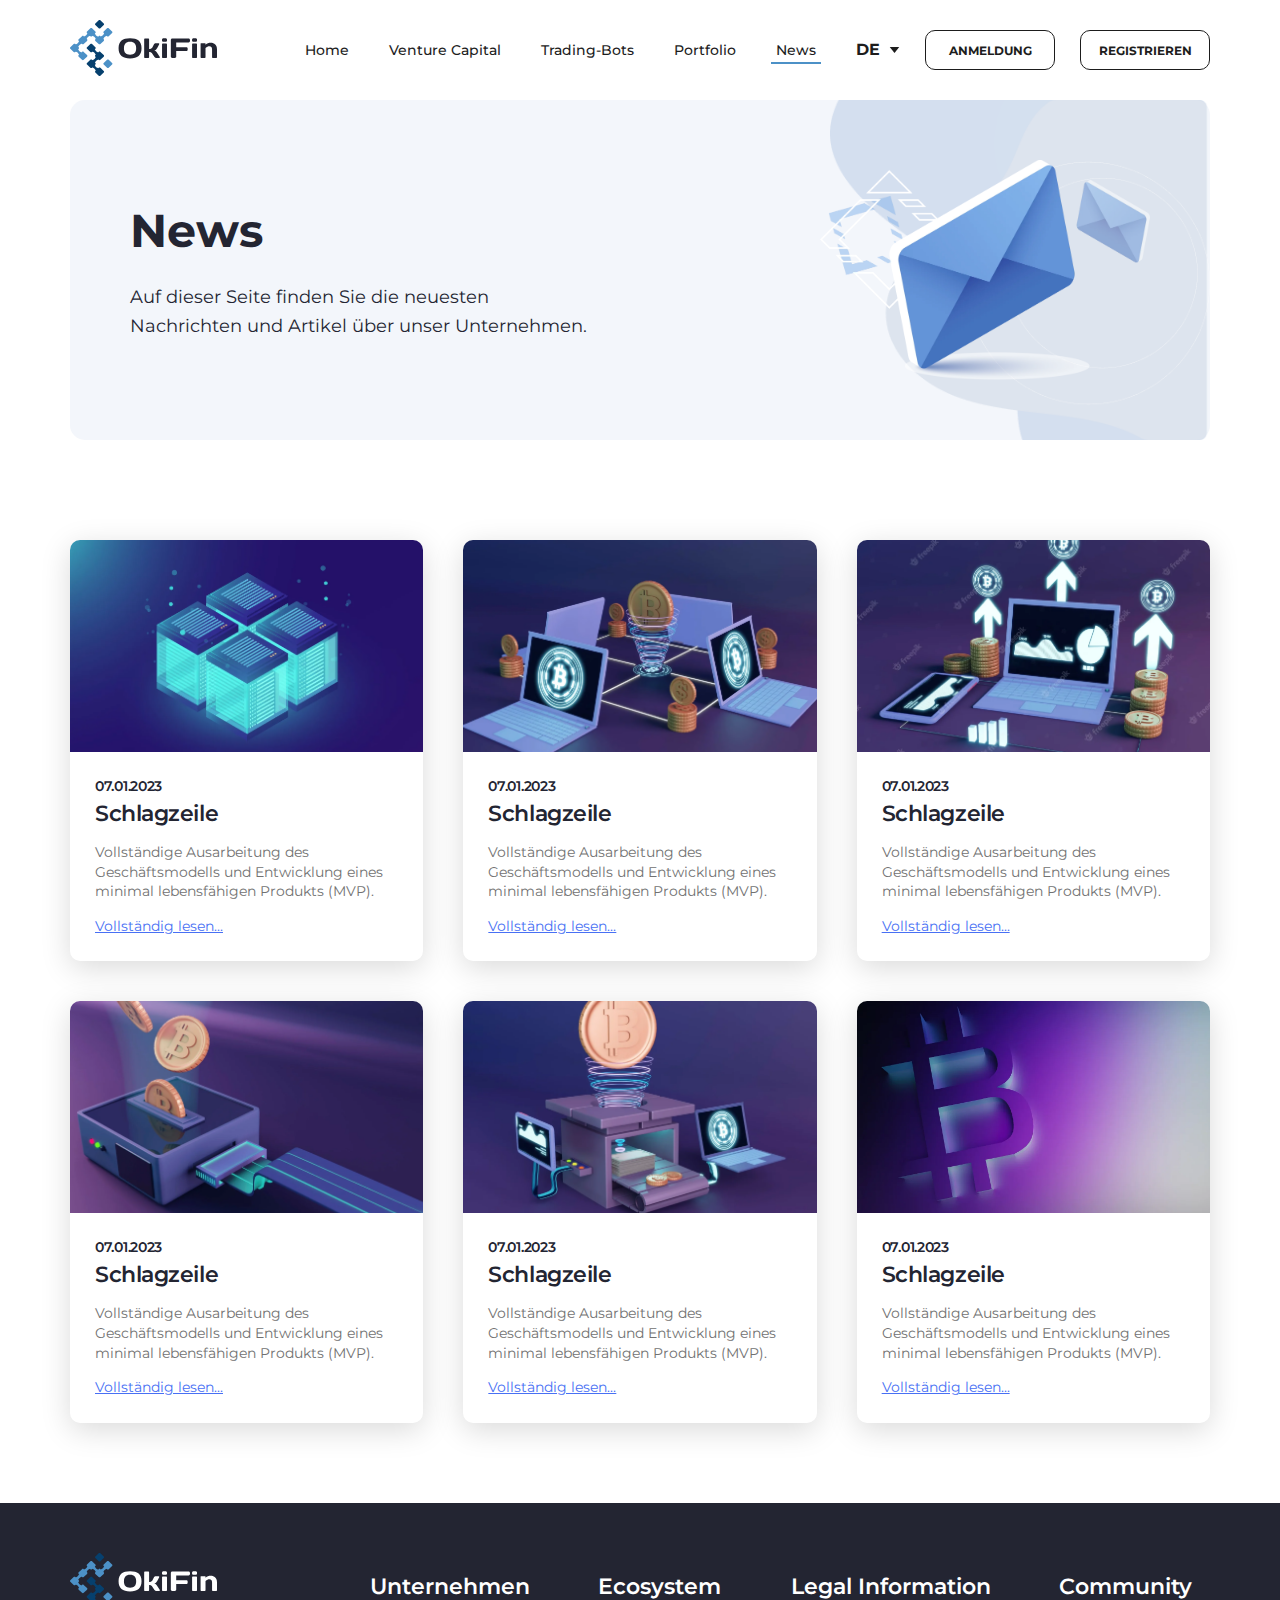
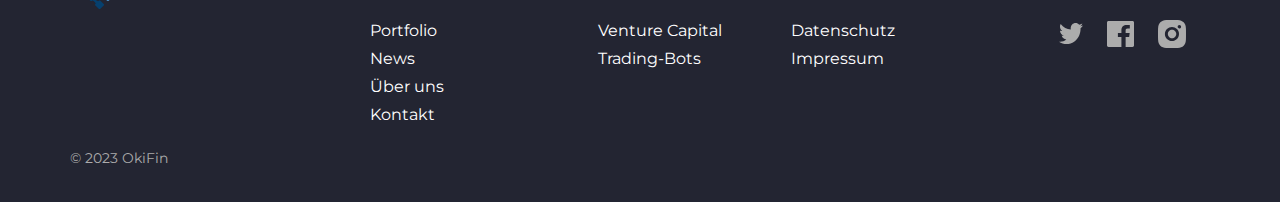
<file: news.html>
<!DOCTYPE html>
<html lang="en">
  <head>
    <meta charset="UTF-8" />
    <meta name="viewport" content="width=device-width, initial-scale=1.0" />
    <meta http-equiv="X-UA-Compatible" content="ie=edge" />
    <title>Document</title>
    <meta name="author" content="Yuriy Zudikhin" />
    <link rel="stylesheet" href="css/style.css" />
  </head>

  <body>

    <header class="header">
      <div class="container">
        <div class="header_block">
          <a class="header_block_logo" href="#">
            <img src="img/header/logo.svg" alt="">
          </a>
          <div class="header_block_other">
            <ul class="header_block_other_nav">
              <li>
                <a href="#">Home</a>
              </li>
              <li>
                <a href="#">Venture Capital</a>
              </li>
              <li>
                <a href="#">Trading-Bots</a>
              </li>
              <li>
                <a href="#">Portfolio</a>
              </li>
              <li class="active">
                <a href="#">News</a>
              </li>
            </ul>
            <div class="header_block_other_lang">
              <div class="header_block_other_lang_top">
                <span>DE</span>
                <img src="img/header/arrow.svg" alt="">
              </div>
              <div class="header_block_other_lang_content">
                <ul>
                  <li>
                    <a href="#">EN</a>
                  </li>
                  <li>
                    <a href="#">RU</a>
                  </li>
                </ul>
              </div>
            </div>
            <a class="header_block_other_reg" href="#">anmeldung</a>
            <a class="header_block_other_reg" href="#">Registrieren</a>
            <div class="header_block_other_btn">
              <img src="img/header/dropdown.svg" alt="">
            </div>
          </div>
        </div>
      </div>
    </header>

    <main class="main news">
      <div class="container">
        <div class="main_block">
          <div class="main_block_text">
            <h1>News</h1>
            <p>Auf dieser Seite finden Sie die neuesten Nachrichten und Artikel über unser Unternehmen.</p>
          </div>
          <img class="main_block_mob" src="img/form/back_mob.svg" alt="">
          <img class="main_block_news_img" src="img/form/1.webp" alt="">
          <img class="main_block_back" src="img/form/back.png" alt="">
        </div>
      </div>
    </main>

    <section class="news_block">
      <div class="container">
        <div class="news_block_list">
          <a class="news_block_list_item" href="#">
            <img src="img/news/1.webp" alt="">
            <div class="news_block_list_item_text">
              <span class="news_block_list_item_text_date">07.01.2023</span>
              <h3>Schlagzeile</h3>
              <p>Vollständige Ausarbeitung des Geschäftsmodells und Entwicklung eines minimal lebensfähigen Produkts (MVP).</p>
              <button>Vollständig lesen...</button>
            </div>
          </a>
          <a class="news_block_list_item" href="#">
            <img src="img/news/2.webp" alt="">
            <div class="news_block_list_item_text">
              <span class="news_block_list_item_text_date">07.01.2023</span>
              <h3>Schlagzeile</h3>
              <p>Vollständige Ausarbeitung des Geschäftsmodells und Entwicklung eines minimal lebensfähigen Produkts (MVP).</p>
              <button>Vollständig lesen...</button>
            </div>
          </a>
          <a class="news_block_list_item" href="#">
            <img src="img/news/3.webp" alt="">
            <div class="news_block_list_item_text">
              <span class="news_block_list_item_text_date">07.01.2023</span>
              <h3>Schlagzeile</h3>
              <p>Vollständige Ausarbeitung des Geschäftsmodells und Entwicklung eines minimal lebensfähigen Produkts (MVP).</p>
              <button>Vollständig lesen...</button>
            </div>
          </a>
          <a class="news_block_list_item" href="#">
            <img src="img/news/4.webp" alt="">
            <div class="news_block_list_item_text">
              <span class="news_block_list_item_text_date">07.01.2023</span>
              <h3>Schlagzeile</h3>
              <p>Vollständige Ausarbeitung des Geschäftsmodells und Entwicklung eines minimal lebensfähigen Produkts (MVP).</p>
              <button>Vollständig lesen...</button>
            </div>
          </a>
          <a class="news_block_list_item" href="#">
            <img src="img/news/5.webp" alt="">
            <div class="news_block_list_item_text">
              <span class="news_block_list_item_text_date">07.01.2023</span>
              <h3>Schlagzeile</h3>
              <p>Vollständige Ausarbeitung des Geschäftsmodells und Entwicklung eines minimal lebensfähigen Produkts (MVP).</p>
              <button>Vollständig lesen...</button>
            </div>
          </a>
          <a class="news_block_list_item" href="#">
            <img src="img/news/6.webp" alt="">
            <div class="news_block_list_item_text">
              <span class="news_block_list_item_text_date">07.01.2023</span>
              <h3>Schlagzeile</h3>
              <p>Vollständige Ausarbeitung des Geschäftsmodells und Entwicklung eines minimal lebensfähigen Produkts (MVP).</p>
              <button>Vollständig lesen...</button>
            </div>
          </a>
        </div>
      </div>
    </section>

    <footer class="footer">
      <div class="container">
        <div class="footer_block">
          <div class="footer_block_left">
            <img src="img/footer/logo.svg" alt="">
          </div>
          <div class="footer_block_mid">
            <div class="footer_block_mid_item">
              <h4>Unternehmen</h4>
              <ul>
                <li>
                  <a href="#">Portfolio</a>
                </li>
                <li>
                  <a href="#">News</a>
                </li>
                <li>
                  <a href="#">Über uns</a>
                </li>
                <li>
                  <a href="#">Kontakt</a>
                </li>
              </ul>
            </div>
            <div class="footer_block_mid_item">
              <h4>Ecosystem</h4>
              <ul>
                <li>
                  <a href="#">Venture Capital</a>
                </li>
                <li>
                  <a href="#">Trading-Bots</a>
                </li>
              </ul>
            </div>
            <div class="footer_block_mid_item">
              <h4>Legal Information</h4>
              <ul>
                <li>
                  <a href="#">Datenschutz</a>
                </li>
                <li>
                  <a href="#">Impressum</a>
                </li>
              </ul>
            </div>
            <div class="footer_block_mid_item">
              <h4>Community</h4>
              <div class="footer_block_mid_item_list">
                <a href="#">
                  <img src="img/footer/twitter.svg" alt="">
                </a>
                <a href="#">
                  <img src="img/footer/facebook.svg" alt="">
                </a>
                <a href="#">
                  <img src="img/footer/insta.svg" alt="">
                </a>
              </div>
            </div>
          </div>
        </div>
        <div class="footer_under">
          <div class="footer_under_left">
            <p>© 2023  OkiFin</p>
          </div>
        </div>
      </div>
    </footer>

    <div class="dropdown">
      <div class="dropdown_top">
        <div class="dropdown_top_close">
          <img src="img/header/close.svg" alt="">
        </div>
      </div>
      <ul>
        <li>
          <a href="#">Home</a>
        </li>
        <li>
          <a href="#">Venture capital</a>
        </li>
        <li>
          <a href="#">Trading-Bots</a>
        </li>
        <li>
          <a href="#">Portfolio</a>
        </li>
        <li class="active">
          <a href="#">News</a>
        </li>
      </ul>
      <div class="dropdown_btns">
        <a href="#">Anmelden</a>
        <a href="#">Registrieren</a>
      </div>
      <div class="dropdown_link">
        <a href="#">
          <img src="img/footer/tel.svg" alt="">
        </a>
        <a href="#">
          <img src="img/footer/mail.svg" alt="">
        </a>
      </div>
    </div>

    <div class="back_modal"></div>
    
    <script src="js/jquery-3.6.0.min.js"></script>
    <script src="js/main.js"></script>

  </body>
</html>
</file>
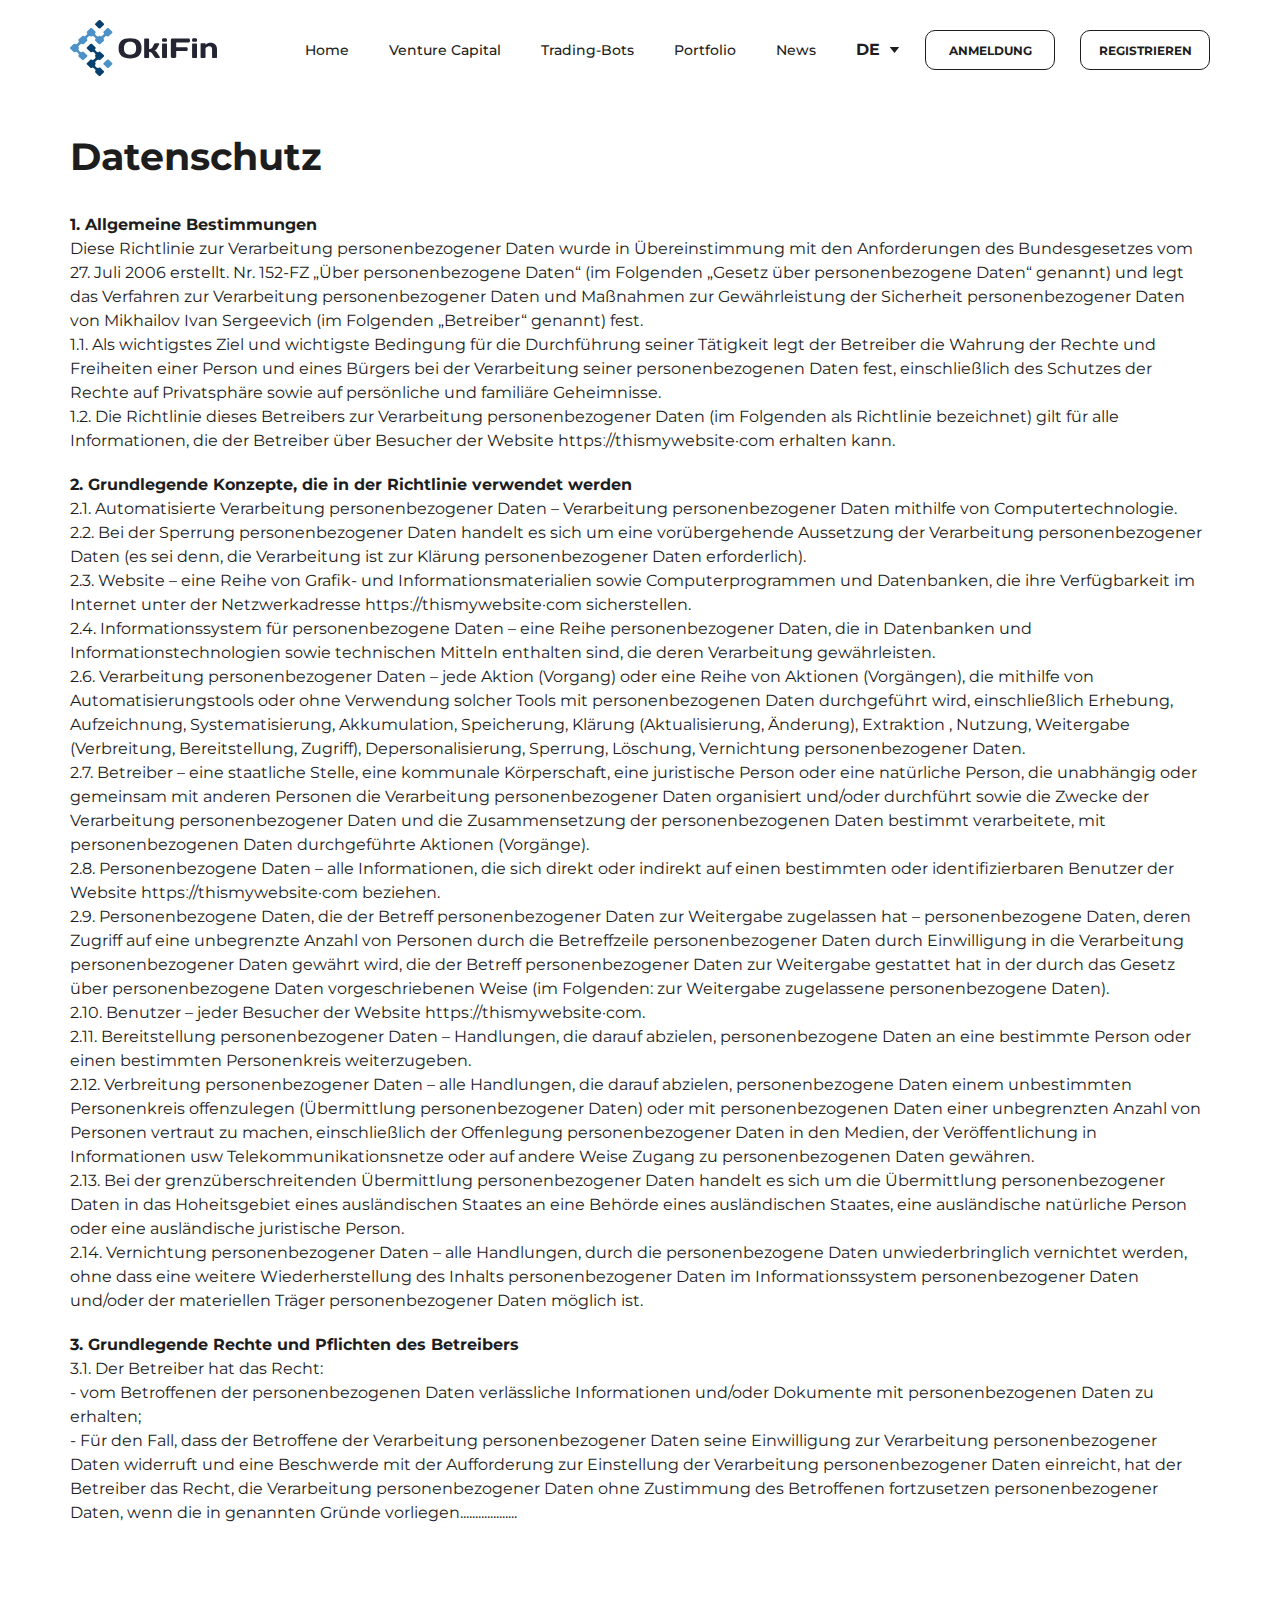
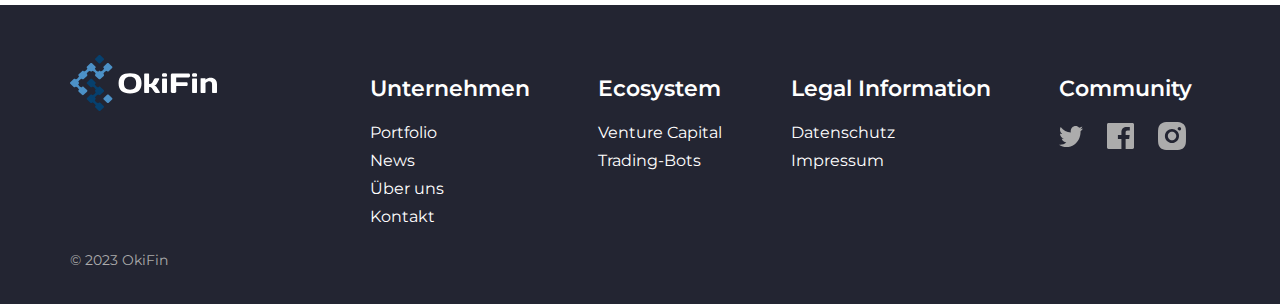
<file: politic.html>
<!DOCTYPE html>
<html lang="en">
  <head>
    <meta charset="UTF-8" />
    <meta name="viewport" content="width=device-width, initial-scale=1.0" />
    <meta http-equiv="X-UA-Compatible" content="ie=edge" />
    <title>Document</title>
    <meta name="author" content="Yuriy Zudikhin" />
    <link rel="stylesheet" href="css/style.css" />
  </head>

  <body>

    <header class="header">
      <div class="container">
        <div class="header_block">
          <a class="header_block_logo" href="#">
            <img src="img/header/logo.svg" alt="">
          </a>
          <div class="header_block_other">
            <ul class="header_block_other_nav">
              <li>
                <a href="#">Home</a>
              </li>
              <li>
                <a href="#">Venture Capital</a>
              </li>
              <li>
                <a href="#">Trading-Bots</a>
              </li>
              <li>
                <a href="#">Portfolio</a>
              </li>
              <li>
                <a href="#">News</a>
              </li>
            </ul>
            <div class="header_block_other_lang">
              <div class="header_block_other_lang_top">
                <span>DE</span>
                <img src="img/header/arrow.svg" alt="">
              </div>
              <div class="header_block_other_lang_content">
                <ul>
                  <li>
                    <a href="#">EN</a>
                  </li>
                  <li>
                    <a href="#">RU</a>
                  </li>
                </ul>
              </div>
            </div>
            <a class="header_block_other_reg" href="#">anmeldung</a>
            <a class="header_block_other_reg" href="#">Registrieren</a>
            <div class="header_block_other_btn">
              <img src="img/header/dropdown.svg" alt="">
            </div>
          </div>
        </div>
      </div>
    </header>

    <section class="block_text">
      <div class="container">
        <div class="block_text_wrap">
          <h1>Datenschutz</h1>
          <h2>1. Allgemeine Bestimmungen</h2>
          <p>Diese Richtlinie zur Verarbeitung personenbezogener Daten wurde in Übereinstimmung mit den Anforderungen des Bundesgesetzes vom 27. Juli 2006 erstellt. Nr. 152-FZ „Über personenbezogene Daten“ (im Folgenden „Gesetz über personenbezogene Daten“ genannt) und legt das Verfahren zur Verarbeitung personenbezogener Daten und Maßnahmen zur Gewährleistung der Sicherheit personenbezogener Daten von Mikhailov Ivan Sergeevich (im Folgenden „Betreiber“ genannt) fest.</p>
          <p>1.1. Als wichtigstes Ziel und wichtigste Bedingung für die Durchführung seiner Tätigkeit legt der Betreiber die Wahrung der Rechte und Freiheiten einer Person und eines Bürgers bei der Verarbeitung seiner personenbezogenen Daten fest, einschließlich des Schutzes der Rechte auf Privatsphäre sowie auf persönliche und familiäre Geheimnisse.</p>
          <p>1.2. Die Richtlinie dieses Betreibers zur Verarbeitung personenbezogener Daten (im Folgenden als Richtlinie bezeichnet) gilt für alle Informationen, die der Betreiber über Besucher der Website httpsː//thismywebsite·com erhalten kann.</p>
          <h2>2. Grundlegende Konzepte, die in der Richtlinie verwendet werden</h2>
          <p>2.1. Automatisierte Verarbeitung personenbezogener Daten – Verarbeitung personenbezogener Daten mithilfe von Computertechnologie.</p>
          <p>2.2. Bei der Sperrung personenbezogener Daten handelt es sich um eine vorübergehende Aussetzung der Verarbeitung personenbezogener Daten (es sei denn, die Verarbeitung ist zur Klärung personenbezogener Daten erforderlich).</p>
          <p>2.3. Website – eine Reihe von Grafik- und Informationsmaterialien sowie Computerprogrammen und Datenbanken, die ihre Verfügbarkeit im Internet unter der Netzwerkadresse httpsː//thismywebsite·com sicherstellen.</p>
          <p>2.4. Informationssystem für personenbezogene Daten – eine Reihe personenbezogener Daten, die in Datenbanken und Informationstechnologien sowie technischen Mitteln enthalten sind, die deren Verarbeitung gewährleisten.</p>
          <p>2.6. Verarbeitung personenbezogener Daten – jede Aktion (Vorgang) oder eine Reihe von Aktionen (Vorgängen), die mithilfe von Automatisierungstools oder ohne Verwendung solcher Tools mit personenbezogenen Daten durchgeführt wird, einschließlich Erhebung, Aufzeichnung, Systematisierung, Akkumulation, Speicherung, Klärung (Aktualisierung, Änderung), Extraktion , Nutzung, Weitergabe (Verbreitung, Bereitstellung, Zugriff), Depersonalisierung, Sperrung, Löschung, Vernichtung personenbezogener Daten.</p>
          <p>2.7. Betreiber – eine staatliche Stelle, eine kommunale Körperschaft, eine juristische Person oder eine natürliche Person, die unabhängig oder gemeinsam mit anderen Personen die Verarbeitung personenbezogener Daten organisiert und/oder durchführt sowie die Zwecke der Verarbeitung personenbezogener Daten und die Zusammensetzung der personenbezogenen Daten bestimmt verarbeitete, mit personenbezogenen Daten durchgeführte Aktionen (Vorgänge).</p>
          <p>2.8. Personenbezogene Daten – alle Informationen, die sich direkt oder indirekt auf einen bestimmten oder identifizierbaren Benutzer der Website httpsː//thismywebsite·com beziehen.</p>
          <p>2.9. Personenbezogene Daten, die der Betreff personenbezogener Daten zur Weitergabe zugelassen hat – personenbezogene Daten, deren Zugriff auf eine unbegrenzte Anzahl von Personen durch die Betreffzeile personenbezogener Daten durch Einwilligung in die Verarbeitung personenbezogener Daten gewährt wird, die der Betreff personenbezogener Daten zur Weitergabe gestattet hat in der durch das Gesetz über personenbezogene Daten vorgeschriebenen Weise (im Folgenden: zur Weitergabe zugelassene personenbezogene Daten).</p>
          <p>2.10. Benutzer – jeder Besucher der Website httpsː//thismywebsite·com.</p>
          <p>2.11. Bereitstellung personenbezogener Daten – Handlungen, die darauf abzielen, personenbezogene Daten an eine bestimmte Person oder einen bestimmten Personenkreis weiterzugeben.</p>
          <p>2.12. Verbreitung personenbezogener Daten – alle Handlungen, die darauf abzielen, personenbezogene Daten einem unbestimmten Personenkreis offenzulegen (Übermittlung personenbezogener Daten) oder mit personenbezogenen Daten einer unbegrenzten Anzahl von Personen vertraut zu machen, einschließlich der Offenlegung personenbezogener Daten in den Medien, der Veröffentlichung in Informationen usw Telekommunikationsnetze oder auf andere Weise Zugang zu personenbezogenen Daten gewähren.</p>
          <p>2.13. Bei der grenzüberschreitenden Übermittlung personenbezogener Daten handelt es sich um die Übermittlung personenbezogener Daten in das Hoheitsgebiet eines ausländischen Staates an eine Behörde eines ausländischen Staates, eine ausländische natürliche Person oder eine ausländische juristische Person.</p>
          <p>2.14. Vernichtung personenbezogener Daten – alle Handlungen, durch die personenbezogene Daten unwiederbringlich vernichtet werden, ohne dass eine weitere Wiederherstellung des Inhalts personenbezogener Daten im Informationssystem personenbezogener Daten und/oder der materiellen Träger personenbezogener Daten möglich ist.</p>
          <h2>3. Grundlegende Rechte und Pflichten des Betreibers</h2>
          <p>3.1. Der Betreiber hat das Recht:</p>
          <p>- vom Betroffenen der personenbezogenen Daten verlässliche Informationen und/oder Dokumente mit personenbezogenen Daten zu erhalten;</p>
          <p>- Für den Fall, dass der Betroffene der Verarbeitung personenbezogener Daten seine Einwilligung zur Verarbeitung personenbezogener Daten widerruft und eine Beschwerde mit der Aufforderung zur Einstellung der Verarbeitung personenbezogener Daten einreicht, hat der Betreiber das Recht, die Verarbeitung personenbezogener Daten ohne Zustimmung des Betroffenen fortzusetzen personenbezogener Daten, wenn die in genannten Gründe vorliegen...................</p>
        </div>
      </div>
    </section>

    <footer class="footer">
      <div class="container">
        <div class="footer_block">
          <div class="footer_block_left">
            <img src="img/footer/logo.svg" alt="">
          </div>
          <div class="footer_block_mid">
            <div class="footer_block_mid_item">
              <h4>Unternehmen</h4>
              <ul>
                <li>
                  <a href="#">Portfolio</a>
                </li>
                <li>
                  <a href="#">News</a>
                </li>
                <li>
                  <a href="#">Über uns</a>
                </li>
                <li>
                  <a href="#">Kontakt</a>
                </li>
              </ul>
            </div>
            <div class="footer_block_mid_item">
              <h4>Ecosystem</h4>
              <ul>
                <li>
                  <a href="#">Venture Capital</a>
                </li>
                <li>
                  <a href="#">Trading-Bots</a>
                </li>
              </ul>
            </div>
            <div class="footer_block_mid_item">
              <h4>Legal Information</h4>
              <ul>
                <li>
                  <a href="#">Datenschutz</a>
                </li>
                <li>
                  <a href="#">Impressum</a>
                </li>
              </ul>
            </div>
            <div class="footer_block_mid_item">
              <h4>Community</h4>
              <div class="footer_block_mid_item_list">
                <a href="#">
                  <img src="img/footer/twitter.svg" alt="">
                </a>
                <a href="#">
                  <img src="img/footer/facebook.svg" alt="">
                </a>
                <a href="#">
                  <img src="img/footer/insta.svg" alt="">
                </a>
              </div>
            </div>
          </div>
        </div>
        <div class="footer_under">
          <div class="footer_under_left">
            <p>© 2023  OkiFin</p>
          </div>
        </div>
      </div>
    </footer>

    <div class="dropdown">
      <div class="dropdown_top">
        <div class="dropdown_top_close">
          <img src="img/header/close.svg" alt="">
        </div>
      </div>
      <ul>
        <li>
          <a href="#">Home</a>
        </li>
        <li>
          <a href="#">Venture capital</a>
        </li>
        <li>
          <a href="#">Trading-Bots</a>
        </li>
        <li>
          <a href="#">Portfolio</a>
        </li>
        <li>
          <a href="#">News</a>
        </li>
      </ul>
      <div class="dropdown_btns">
        <a href="#">Anmelden</a>
        <a href="#">Registrieren</a>
      </div>
      <div class="dropdown_link">
        <a href="#">
          <img src="img/footer/tel.svg" alt="">
        </a>
        <a href="#">
          <img src="img/footer/mail.svg" alt="">
        </a>
      </div>
    </div>

    <div class="back_modal"></div>
    
    <script src="js/jquery-3.6.0.min.js"></script>
    <script src="js/main.js"></script>

  </body>
</html>
</file>
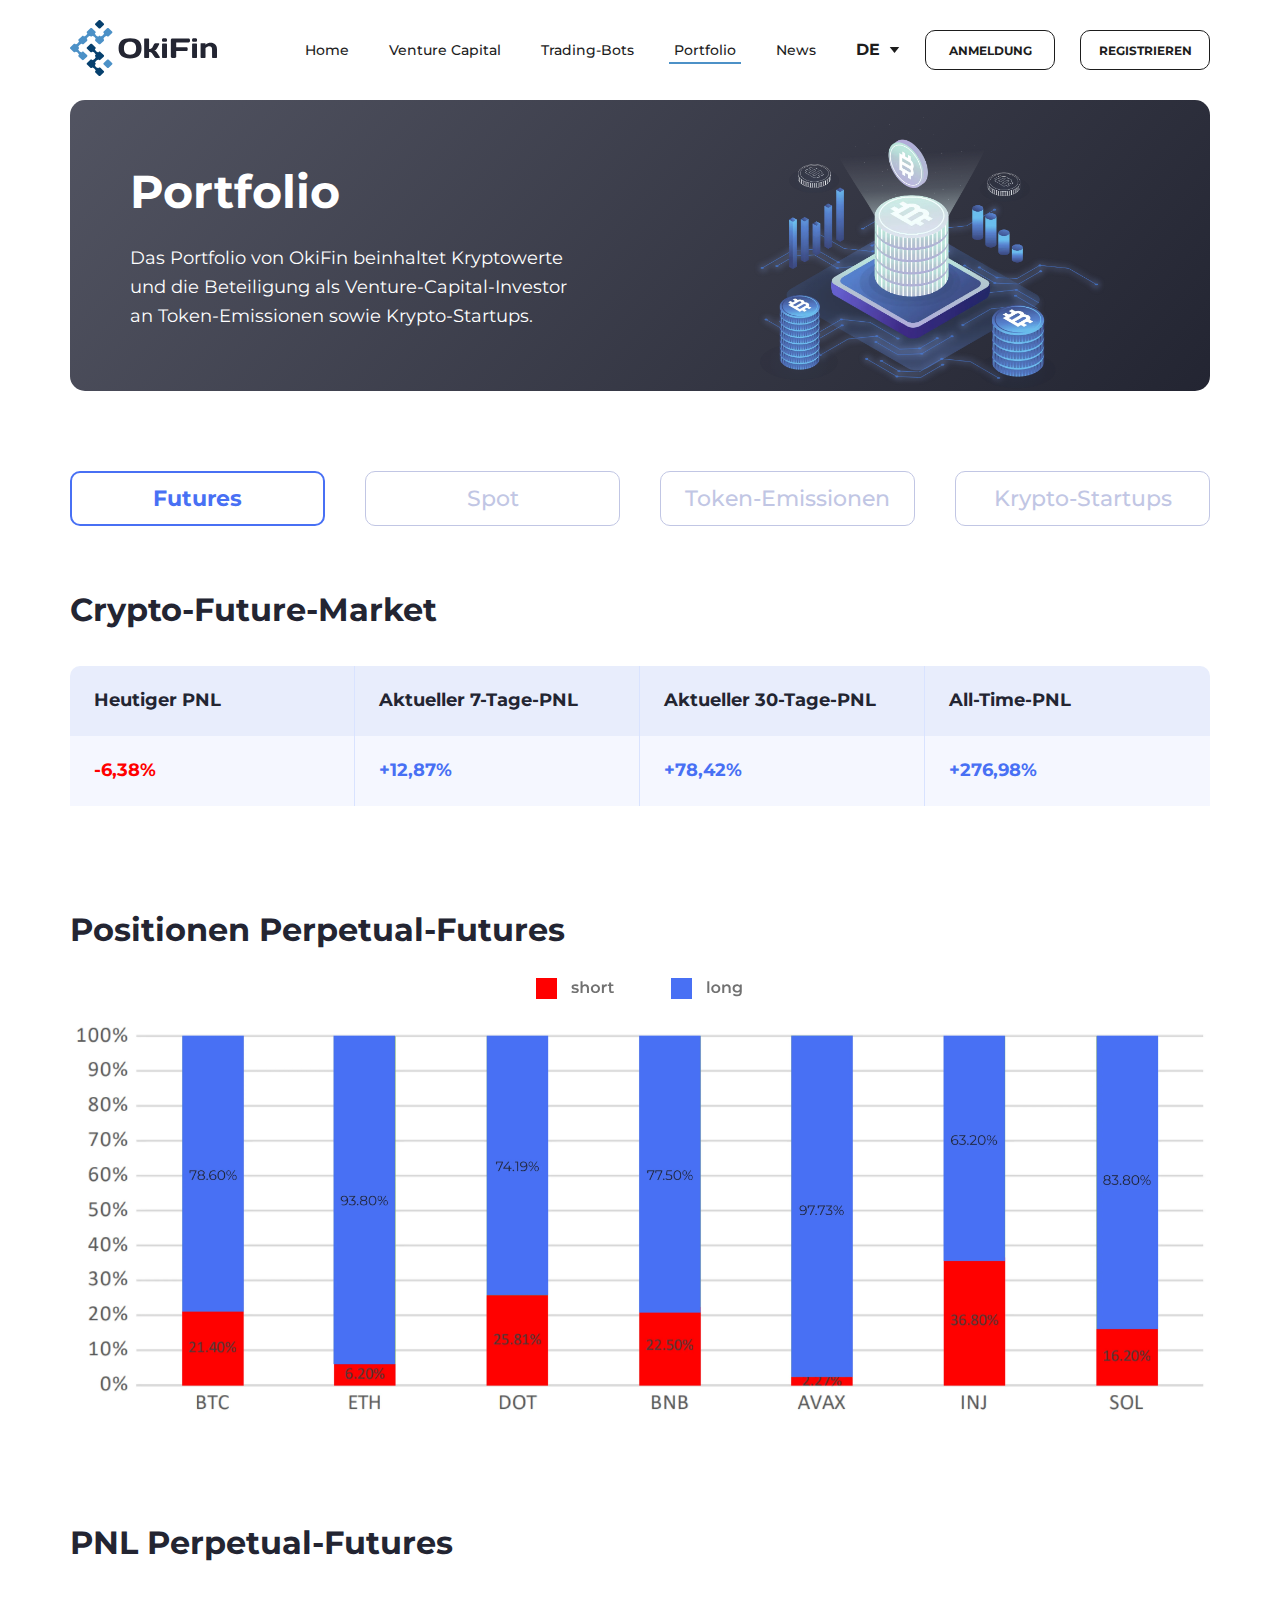
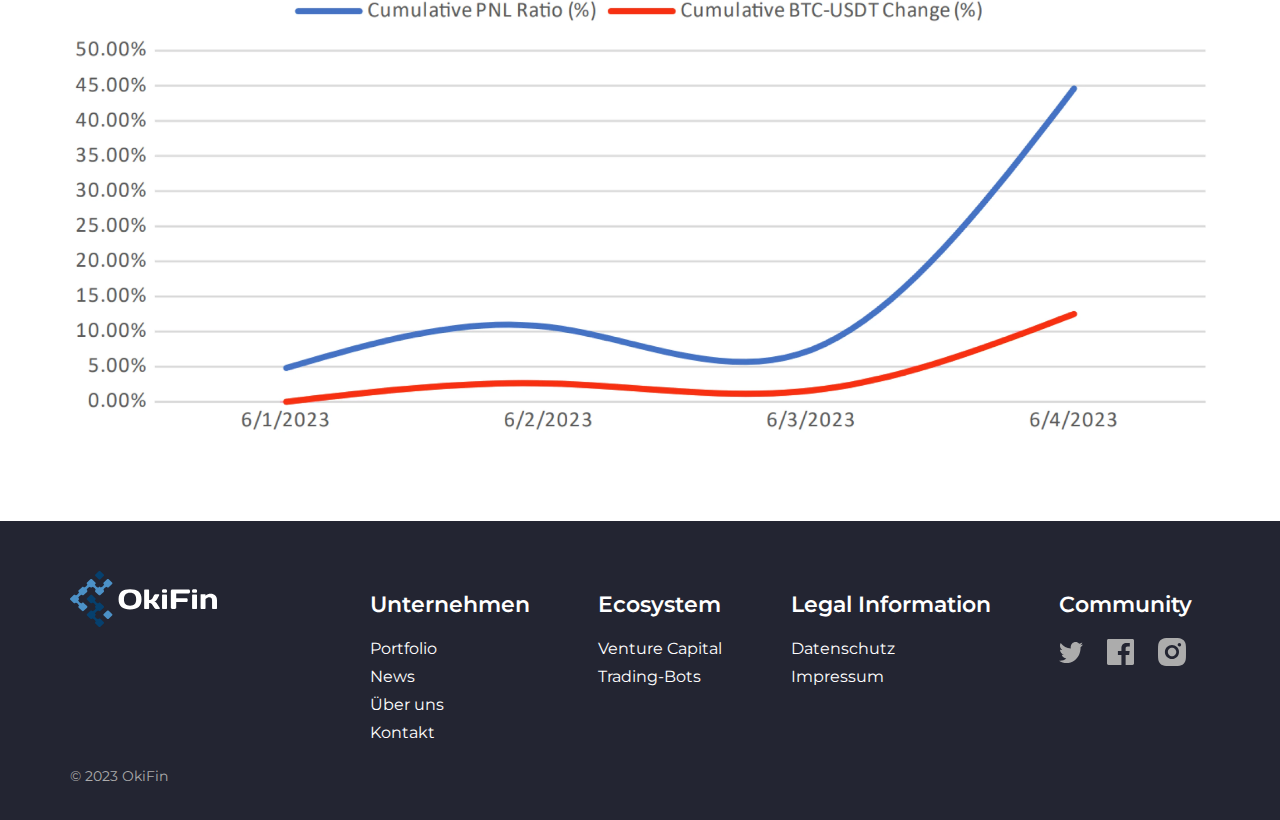
<file: portfolio.html>
<!DOCTYPE html>
<html lang="en">
  <head>
    <meta charset="UTF-8" />
    <meta name="viewport" content="width=device-width, initial-scale=1.0" />
    <meta http-equiv="X-UA-Compatible" content="ie=edge" />
    <title>Document</title>
    <meta name="author" content="Yuriy Zudikhin" />
    <link rel="stylesheet" href="css/style.css" />
  </head>

  <body>

    <header class="header">
      <div class="container">
        <div class="header_block">
          <a class="header_block_logo" href="#">
            <img src="img/header/logo.svg" alt="">
          </a>
          <div class="header_block_other">
            <ul class="header_block_other_nav">
              <li>
                <a href="#">Home</a>
              </li>
              <li>
                <a href="#">Venture Capital</a>
              </li>
              <li>
                <a href="#">Trading-Bots</a>
              </li>
              <li class="active">
                <a href="#">Portfolio</a>
              </li>
              <li>
                <a href="#">News</a>
              </li>
            </ul>
            <div class="header_block_other_lang">
              <div class="header_block_other_lang_top">
                <span>DE</span>
                <img src="img/header/arrow.svg" alt="">
              </div>
              <div class="header_block_other_lang_content">
                <ul>
                  <li>
                    <a href="#">EN</a>
                  </li>
                  <li>
                    <a href="#">RU</a>
                  </li>
                </ul>
              </div>
            </div>
            <a class="header_block_other_reg" href="#">anmeldung</a>
            <a class="header_block_other_reg" href="#">Registrieren</a>
            <div class="header_block_other_btn">
              <img src="img/header/dropdown.svg" alt="">
            </div>
          </div>
        </div>
      </div>
    </header>

    <main class="main port">
      <div class="container">
        <div class="main_block">
          <div class="main_block_text">
            <h1>Portfolio</h1>
            <p>Das Portfolio von OkiFin beinhaltet Kryptowerte und die Beteiligung als Venture-Capital-Investor an Token-Emissionen sowie Krypto-Startups.</p>
          </div>
          <div class="main_block_img">
            <img src="img/main/port_main.webp" alt="">
          </div>
        </div>
      </div>
    </main>

    <section class="portfolio">
        <div class="container">
            <div class="portfolio_nav">
                <div data-target="futures" class="portfolio_nav_item active">
                    <span>Futures</span>
                </div>
                <div data-target="spot" class="portfolio_nav_item">
                    <span>Spot</span>
                </div>
                <div data-target="token" class="portfolio_nav_item">
                    <span>Token-Emissionen</span>
                </div>
                <div data-target="startups" class="portfolio_nav_item">
                    <span>Krypto-Startups</span>
                </div>
            </div>
            <div class="portfolio_content">
                <div id="futures" class="portfolio_content_item active">
                    <h2>Crypto-Future-Market</h2>
                    <div class="portfolio_content_item_table">
                        <div class="portfolio_content_item_table_item">
                            <div class="portfolio_content_item_table_item_top">
                                <h5>Heutiger PNL</h5>
                            </div>
                            <div class="portfolio_content_item_table_item_main">
                                <span style="color: #F00;">-6,38%</span>
                            </div>
                        </div>
                        <div class="portfolio_content_item_table_item">
                            <div class="portfolio_content_item_table_item_top">
                                <h5>Aktueller 7-Tage-PNL</h5>
                            </div>
                            <div class="portfolio_content_item_table_item_main">
                                <span style="color: #4870F4;">+12,87%</span>
                            </div>
                        </div>
                        <div class="portfolio_content_item_table_item">
                            <div class="portfolio_content_item_table_item_top">
                                <h5>Aktueller 30-Tage-PNL</h5>
                            </div>
                            <div class="portfolio_content_item_table_item_main">
                                <span style="color: #4870F4;">+78,42%</span>
                            </div>
                        </div>
                        <div class="portfolio_content_item_table_item">
                            <div class="portfolio_content_item_table_item_top">
                                <h5>All-Time-PNL</h5>
                            </div>
                            <div class="portfolio_content_item_table_item_main">
                                <span style="color: #4870F4;">+276,98%</span>
                            </div>
                        </div>
                    </div>
                    <div class="portfolio_content_item_graph">
                      <h2>Positionen Perpetual-Futures</h2>
                      <div class="portfolio_content_item_graph_top">
                        <img src="img/portfolio/graph_top.svg" alt="">
                      </div>
                      <img class="portfolio_content_item_graph_img" src="img/portfolio/graph_1.webp" alt="">
                    </div>
                    <div class="portfolio_content_item_graph">
                      <h2>PNL Perpetual-Futures</h2>
                      <img class="portfolio_content_item_graph_img" src="img/portfolio/graph_2.webp" alt="">
                    </div>
                </div>
                <div id="spot" class="portfolio_content_item">
                  <h2>Crypto-Future-Market</h2>
                  <div class="portfolio_content_item_table">
                      <div class="portfolio_content_item_table_item">
                          <div class="portfolio_content_item_table_item_top">
                              <h5>Heutiger PNL</h5>
                          </div>
                          <div class="portfolio_content_item_table_item_main">
                              <span style="color: #F00;">-6,38%</span>
                          </div>
                      </div>
                      <div class="portfolio_content_item_table_item">
                          <div class="portfolio_content_item_table_item_top">
                              <h5>Aktueller 7-Tage-PNL</h5>
                          </div>
                          <div class="portfolio_content_item_table_item_main">
                              <span style="color: #4870F4;">+12,87%</span>
                          </div>
                      </div>
                      <div class="portfolio_content_item_table_item">
                          <div class="portfolio_content_item_table_item_top">
                              <h5>Aktueller 30-Tage-PNL</h5>
                          </div>
                          <div class="portfolio_content_item_table_item_main">
                              <span style="color: #4870F4;">+78,42%</span>
                          </div>
                      </div>
                      <div class="portfolio_content_item_table_item">
                          <div class="portfolio_content_item_table_item_top">
                              <h5>All-Time-PNL</h5>
                          </div>
                          <div class="portfolio_content_item_table_item_main">
                              <span style="color: #4870F4;">+276,98%</span>
                          </div>
                      </div>
                  </div>
                  <div class="portfolio_content_item_masonry">
                    <h2>Positionen Perpetual-Futures</h2>
                    <div class="portfolio_content_item_masonry_list">

                      <div class="portfolio_content_item_masonry_list_item">
                        <div style="background: #AFD2ED;" class="portfolio_content_item_masonry_list_item_tile">
                          <p>USDT <br> 25,00%</p>
                        </div>
                      </div>

                      <div class="portfolio_content_item_masonry_list_item">
                        <div style="background: #6689CA;" class="portfolio_content_item_masonry_list_item_tile">
                          <p>AVAX <br> 18,00%</p>
                        </div>
                        <div style="background: #4870F4;" class="portfolio_content_item_masonry_list_item_tile">
                          <p>USDT <br> 25,00%</p>
                        </div>
                      </div>

                      <div class="portfolio_content_item_masonry_list_item">
                        <div style="background: #62AFDE;" class="portfolio_content_item_masonry_list_item_tile">
                          <p>ETH <br> 13,00%</p>
                        </div>
                        <div style="background: #87B9FF;" class="portfolio_content_item_masonry_list_item_tile">
                          <p>SOL <br> 8,01%</p>
                        </div>
                      </div>

                      <div class="portfolio_content_item_masonry_list_item">
                        <div style="background: #008FD7;" class="portfolio_content_item_masonry_list_item_tile">
                          <p>BNB <br> 12,00%</p>
                        </div>
                        <div style="background: #C4D7E1;" class="portfolio_content_item_masonry_list_item_tile">
                          <p>DOT <br> 4,65%</p>
                        </div>
                        <div style="background: #2B4A7E;" class="portfolio_content_item_masonry_list_item_tile">
                          <p>INJ</p>
                        </div>
                      </div>

                    </div>
                  </div>
                  <div class="portfolio_content_item_graph">
                    <h2>PNL Spot</h2>
                    <img class="portfolio_content_item_graph_img" src="img/portfolio/graph_2.webp" alt="">
                  </div>
                </div>
                <div id="token" class="portfolio_content_item">
                  <h2>Token-Emissionen</h2>
                  <div class="portfolio_content_item_list">
                    <a href="#" class="portfolio_content_item_list_block">
                      <img class="portfolio_content_item_list_block_logo" src="img/portfolio/logo.svg" alt="">
                      <h5>Name des Unternehmens</h5>
                      <p>Vollständige Ausarbeitung des Geschäftsmodells und Entwicklung eines minimal lebensfähigen Produkts (MVP).</p>
                      <h5>Form der Teilnahme</h5>
                      <button>
                        <img src="img/funding/arrow.svg" alt="">
                        <span>Wandeldarlehen</span>
                      </button>
                    </a>
                    <a href="#" class="portfolio_content_item_list_block">
                      <img class="portfolio_content_item_list_block_logo" src="img/portfolio/logo.svg" alt="">
                      <h5>Name des Unternehmens</h5>
                      <p>Vollständige Ausarbeitung des Geschäftsmodells und Entwicklung eines minimal lebensfähigen Produkts (MVP).</p>
                      <h5>Form der Teilnahme</h5>
                      <button>
                        <img src="img/funding/arrow.svg" alt="">
                        <span>Wandeldarlehen</span>
                      </button>
                    </a>
                    <a href="#" class="portfolio_content_item_list_block">
                      <img class="portfolio_content_item_list_block_logo" src="img/portfolio/logo.svg" alt="">
                      <h5>Name des Unternehmens</h5>
                      <p>Vollständige Ausarbeitung des Geschäftsmodells und Entwicklung eines minimal lebensfähigen Produkts (MVP).</p>
                      <h5>Form der Teilnahme</h5>
                      <button>
                        <img src="img/funding/arrow.svg" alt="">
                        <span>Wandeldarlehen</span>
                      </button>
                    </a>
                  </div>
                </div>
                <div id="startups" class="portfolio_content_item">
                  <h2>Krypto-Startups</h2>
                  <div class="portfolio_content_item_list">
                    <a href="#" class="portfolio_content_item_list_block">
                      <img class="portfolio_content_item_list_block_logo" src="img/portfolio/logo.svg" alt="">
                      <h5>Name des Unternehmens</h5>
                      <p>Vollständige Ausarbeitung des Geschäftsmodells und Entwicklung eines minimal lebensfähigen Produkts (MVP).</p>
                      <h5>Form der Teilnahme</h5>
                      <button>
                        <img src="img/funding/arrow.svg" alt="">
                        <span>Wandeldarlehen</span>
                      </button>
                    </a>
                    <a href="#" class="portfolio_content_item_list_block">
                      <img class="portfolio_content_item_list_block_logo" src="img/portfolio/logo.svg" alt="">
                      <h5>Name des Unternehmens</h5>
                      <p>Vollständige Ausarbeitung des Geschäftsmodells und Entwicklung eines minimal lebensfähigen Produkts (MVP).</p>
                      <h5>Form der Teilnahme</h5>
                      <button>
                        <img src="img/funding/arrow.svg" alt="">
                        <span>Wandeldarlehen</span>
                      </button>
                    </a>
                    <a href="#" class="portfolio_content_item_list_block">
                      <img class="portfolio_content_item_list_block_logo" src="img/portfolio/logo.svg" alt="">
                      <h5>Name des Unternehmens</h5>
                      <p>Vollständige Ausarbeitung des Geschäftsmodells und Entwicklung eines minimal lebensfähigen Produkts (MVP).</p>
                      <h5>Form der Teilnahme</h5>
                      <button>
                        <img src="img/funding/arrow.svg" alt="">
                        <span>Wandeldarlehen</span>
                      </button>
                    </a>
                  </div>
                </div>
            </div>
        </div>
    </section>

    <footer class="footer">
      <div class="container">
        <div class="footer_block">
          <div class="footer_block_left">
            <img src="img/footer/logo.svg" alt="">
          </div>
          <div class="footer_block_mid">
            <div class="footer_block_mid_item">
              <h4>Unternehmen</h4>
              <ul>
                <li>
                  <a href="#">Portfolio</a>
                </li>
                <li>
                  <a href="#">News</a>
                </li>
                <li>
                  <a href="#">Über uns</a>
                </li>
                <li>
                  <a href="#">Kontakt</a>
                </li>
              </ul>
            </div>
            <div class="footer_block_mid_item">
              <h4>Ecosystem</h4>
              <ul>
                <li>
                  <a href="#">Venture Capital</a>
                </li>
                <li>
                  <a href="#">Trading-Bots</a>
                </li>
              </ul>
            </div>
            <div class="footer_block_mid_item">
              <h4>Legal Information</h4>
              <ul>
                <li>
                  <a href="#">Datenschutz</a>
                </li>
                <li>
                  <a href="#">Impressum</a>
                </li>
              </ul>
            </div>
            <div class="footer_block_mid_item">
              <h4>Community</h4>
              <div class="footer_block_mid_item_list">
                <a href="#">
                  <img src="img/footer/twitter.svg" alt="">
                </a>
                <a href="#">
                  <img src="img/footer/facebook.svg" alt="">
                </a>
                <a href="#">
                  <img src="img/footer/insta.svg" alt="">
                </a>
              </div>
            </div>
          </div>
        </div>
        <div class="footer_under">
          <div class="footer_under_left">
            <p>© 2023  OkiFin</p>
          </div>
        </div>
      </div>
    </footer>

    <div class="dropdown">
      <div class="dropdown_top">
        <div class="dropdown_top_close">
          <img src="img/header/close.svg" alt="">
        </div>
      </div>
      <ul>
        <li>
          <a href="#">Home</a>
        </li>
        <li>
          <a href="#">Venture capital</a>
        </li>
        <li>
          <a href="#">Trading-Bots</a>
        </li>
        <li class="active">
          <a href="#">Portfolio</a>
        </li>
        <li>
          <a href="#">News</a>
        </li>
      </ul>
      <div class="dropdown_btns">
        <a href="#">Anmelden</a>
        <a href="#">Registrieren</a>
      </div>
      <div class="dropdown_link">
        <a href="#">
          <img src="img/footer/tel.svg" alt="">
        </a>
        <a href="#">
          <img src="img/footer/mail.svg" alt="">
        </a>
      </div>
    </div>

    <div class="back_modal"></div>
    
    <script src="js/jquery-3.6.0.min.js"></script>
    <script src="js/main.js"></script>

  </body>
</html>
</file>
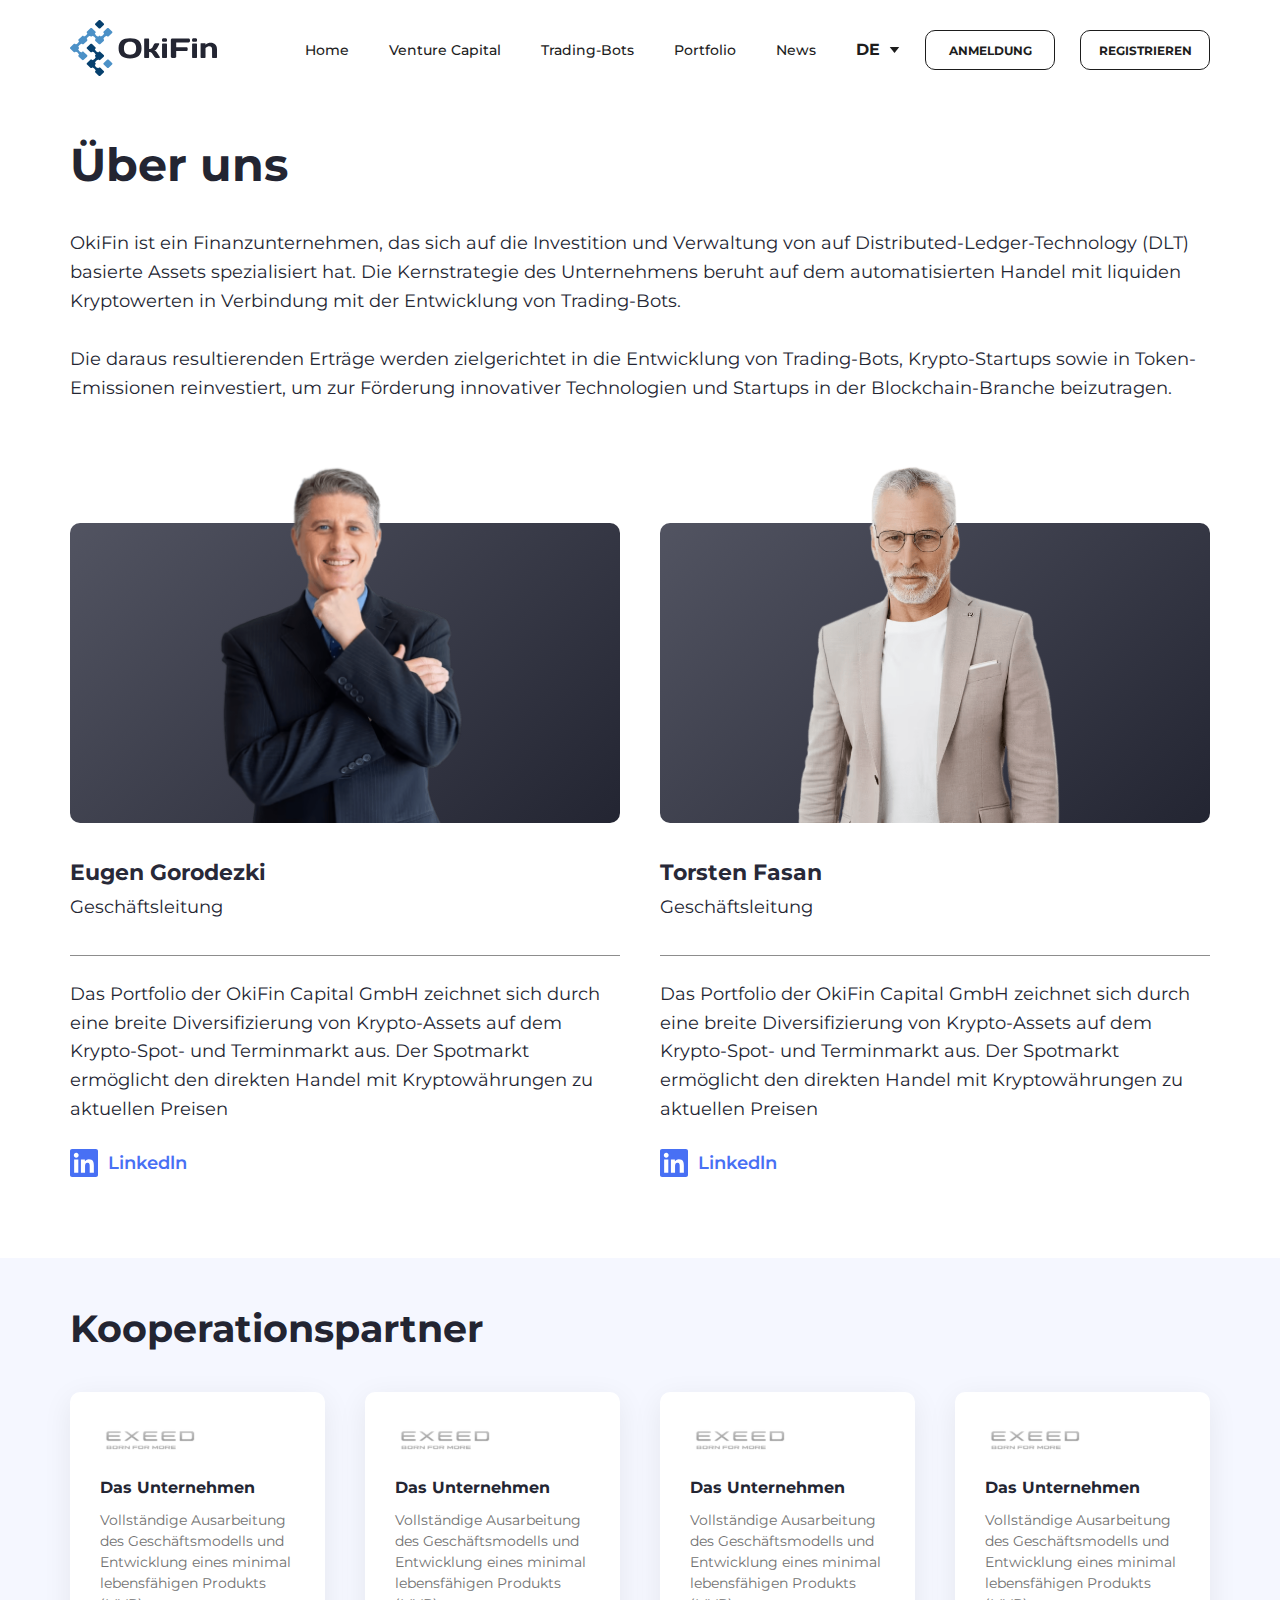
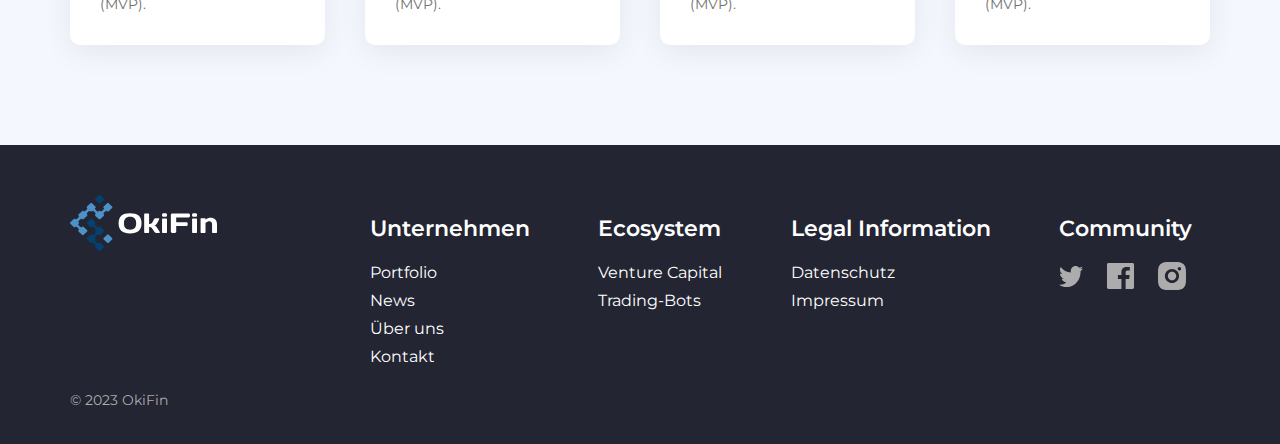
<file: team.html>
<!DOCTYPE html>
<html lang="en">
  <head>
    <meta charset="UTF-8" />
    <meta name="viewport" content="width=device-width, initial-scale=1.0" />
    <meta http-equiv="X-UA-Compatible" content="ie=edge" />
    <title>Document</title>
    <meta name="author" content="Yuriy Zudikhin" />
    <link rel="stylesheet" href="css/style.css" />
  </head>

  <body>

    <header class="header">
      <div class="container">
        <div class="header_block">
          <a class="header_block_logo" href="#">
            <img src="img/header/logo.svg" alt="">
          </a>
          <div class="header_block_other">
            <ul class="header_block_other_nav">
              <li>
                <a href="#">Home</a>
              </li>
              <li>
                <a href="#">Venture Capital</a>
              </li>
              <li>
                <a href="#">Trading-Bots</a>
              </li>
              <li>
                <a href="#">Portfolio</a>
              </li>
              <li>
                <a href="#">News</a>
              </li>
            </ul>
            <div class="header_block_other_lang">
              <div class="header_block_other_lang_top">
                <span>DE</span>
                <img src="img/header/arrow.svg" alt="">
              </div>
              <div class="header_block_other_lang_content">
                <ul>
                  <li>
                    <a href="#">EN</a>
                  </li>
                  <li>
                    <a href="#">RU</a>
                  </li>
                </ul>
              </div>
            </div>
            <a class="header_block_other_reg" href="#">anmeldung</a>
            <a class="header_block_other_reg" href="#">Registrieren</a>
            <div class="header_block_other_btn">
              <img src="img/header/dropdown.svg" alt="">
            </div>
          </div>
        </div>
      </div>
    </header>

    <section class="team">
      <div class="container">
        <h2>Über uns</h2>
        <p class="team_text">OkiFin ist ein Finanzunternehmen, das sich auf die Investition und Verwaltung von auf Distributed-Ledger-Technology (DLT) basierte Assets spezialisiert hat. Die Kernstrategie des Unternehmens beruht auf dem automatisierten Handel mit liquiden Kryptowerten in Verbindung mit der Entwicklung von Trading-Bots.</p>
        <p class="team_text">Die daraus resultierenden Erträge werden zielgerichtet in die Entwicklung von Trading-Bots, Krypto-Startups sowie in Token-Emissionen reinvestiert, um zur Förderung innovativer Technologien und Startups in der Blockchain-Branche beizutragen.</p>
        <div class="team_block">
          <div class="team_block_item">
            <div class="team_block_item_img">
              <img src="img/team/1.png" alt="">
            </div>
            <h4>Eugen Gorodezki</h4>
            <p class="team_block_item_job">Geschäftsleitung</p>
            <p class="team_block_item_text">Das Portfolio der OkiFin Capital GmbH zeichnet sich durch eine breite Diversifizierung von Krypto-Assets auf dem Krypto-Spot- und Terminmarkt aus. Der Spotmarkt ermöglicht den direkten Handel mit Kryptowährungen zu aktuellen Preisen</p>
            <a class="team_block_item_link" href="#"><img src="img/team/linkedin.svg" alt="">Linkedln</a>
          </div>

          <div class="team_block_item">
            <div class="team_block_item_img">
              <img src="img/team/2.png" alt="">
            </div>
            <h4>Torsten Fasan</h4>
            <p class="team_block_item_job">Geschäftsleitung</p>
            <p class="team_block_item_text">Das Portfolio der OkiFin Capital GmbH zeichnet sich durch eine breite Diversifizierung von Krypto-Assets auf dem Krypto-Spot- und Terminmarkt aus. Der Spotmarkt ermöglicht den direkten Handel mit Kryptowährungen zu aktuellen Preisen</p>
            <a class="team_block_item_link" href="#"><img src="img/team/linkedin.svg" alt="">Linkedln</a>
          </div>

        </div>
      </div>
    </section>

    <section class="cooperation">
      <div class="container">
        <h2>Kooperationspartner</h2>
        <div class="cooperation_list">
          <a href="#" class="cooperation_list_item">
            <img class="cooperation_list_item_logo" src="img/portfolio/logo.svg" alt="">
            <h5>Das Unternehmen</h5>
            <p>Vollständige Ausarbeitung des Geschäftsmodells und Entwicklung eines minimal lebensfähigen Produkts (MVP).</p>
          </a>
          <a href="#" class="cooperation_list_item">
            <img class="cooperation_list_item_logo" src="img/portfolio/logo.svg" alt="">
            <h5>Das Unternehmen</h5>
            <p>Vollständige Ausarbeitung des Geschäftsmodells und Entwicklung eines minimal lebensfähigen Produkts (MVP).</p>
          </a>
          <a href="#" class="cooperation_list_item">
            <img class="cooperation_list_item_logo" src="img/portfolio/logo.svg" alt="">
            <h5>Das Unternehmen</h5>
            <p>Vollständige Ausarbeitung des Geschäftsmodells und Entwicklung eines minimal lebensfähigen Produkts (MVP).</p>
          </a>
          <a href="#" class="cooperation_list_item">
            <img class="cooperation_list_item_logo" src="img/portfolio/logo.svg" alt="">
            <h5>Das Unternehmen</h5>
            <p>Vollständige Ausarbeitung des Geschäftsmodells und Entwicklung eines minimal lebensfähigen Produkts (MVP).</p>
          </a>
        </div>
      </div>
    </section>

    <footer class="footer team">
      <div class="container">
        <div class="footer_block">
          <div class="footer_block_left">
            <img src="img/footer/logo.svg" alt="">
          </div>
          <div class="footer_block_mid">
            <div class="footer_block_mid_item">
              <h4>Unternehmen</h4>
              <ul>
                <li>
                  <a href="#">Portfolio</a>
                </li>
                <li>
                  <a href="#">News</a>
                </li>
                <li>
                  <a href="#">Über uns</a>
                </li>
                <li>
                  <a href="#">Kontakt</a>
                </li>
              </ul>
            </div>
            <div class="footer_block_mid_item">
              <h4>Ecosystem</h4>
              <ul>
                <li>
                  <a href="#">Venture Capital</a>
                </li>
                <li>
                  <a href="#">Trading-Bots</a>
                </li>
              </ul>
            </div>
            <div class="footer_block_mid_item">
              <h4>Legal Information</h4>
              <ul>
                <li>
                  <a href="#">Datenschutz</a>
                </li>
                <li>
                  <a href="#">Impressum</a>
                </li>
              </ul>
            </div>
            <div class="footer_block_mid_item">
              <h4>Community</h4>
              <div class="footer_block_mid_item_list">
                <a href="#">
                  <img src="img/footer/twitter.svg" alt="">
                </a>
                <a href="#">
                  <img src="img/footer/facebook.svg" alt="">
                </a>
                <a href="#">
                  <img src="img/footer/insta.svg" alt="">
                </a>
              </div>
            </div>
          </div>
        </div>
        <div class="footer_under">
          <div class="footer_under_left">
            <p>© 2023  OkiFin</p>
          </div>
        </div>
      </div>
    </footer>

    <div class="dropdown">
      <div class="dropdown_top">
        <div class="dropdown_top_close">
          <img src="img/header/close.svg" alt="">
        </div>
      </div>
      <ul>
        <li>
          <a href="#">Home</a>
        </li>
        <li>
          <a href="#">Venture capital</a>
        </li>
        <li>
          <a href="#">Trading-Bots</a>
        </li>
        <li>
          <a href="#">Portfolio</a>
        </li>
        <li>
          <a href="#">News</a>
        </li>
      </ul>
      <div class="dropdown_btns">
        <a href="#">Anmelden</a>
        <a href="#">Registrieren</a>
      </div>
      <div class="dropdown_link">
        <a href="#">
          <img src="img/footer/tel.svg" alt="">
        </a>
        <a href="#">
          <img src="img/footer/mail.svg" alt="">
        </a>
      </div>
    </div>

    <div class="back_modal"></div>
    
    <script src="js/jquery-3.6.0.min.js"></script>
    <script src="js/main.js"></script>

  </body>
</html>
</file>
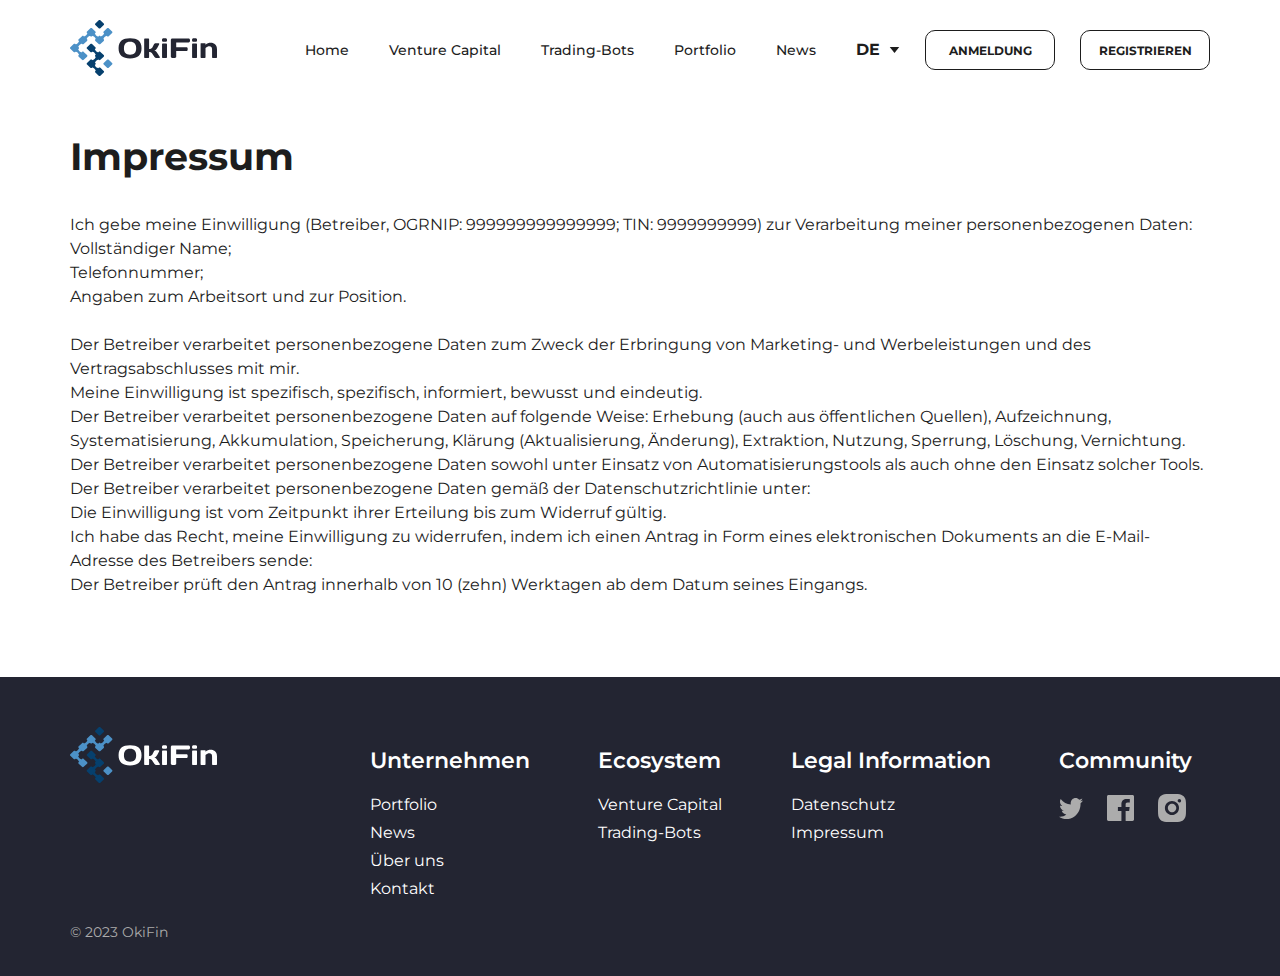
<file: terms.html>
<!DOCTYPE html>
<html lang="en">
  <head>
    <meta charset="UTF-8" />
    <meta name="viewport" content="width=device-width, initial-scale=1.0" />
    <meta http-equiv="X-UA-Compatible" content="ie=edge" />
    <title>Document</title>
    <meta name="author" content="Yuriy Zudikhin" />
    <link rel="stylesheet" href="css/style.css" />
  </head>

  <body>

    <header class="header">
      <div class="container">
        <div class="header_block">
          <a class="header_block_logo" href="#">
            <img src="img/header/logo.svg" alt="">
          </a>
          <div class="header_block_other">
            <ul class="header_block_other_nav">
              <li>
                <a href="#">Home</a>
              </li>
              <li>
                <a href="#">Venture Capital</a>
              </li>
              <li>
                <a href="#">Trading-Bots</a>
              </li>
              <li>
                <a href="#">Portfolio</a>
              </li>
              <li>
                <a href="#">News</a>
              </li>
            </ul>
            <div class="header_block_other_lang">
              <div class="header_block_other_lang_top">
                <span>DE</span>
                <img src="img/header/arrow.svg" alt="">
              </div>
              <div class="header_block_other_lang_content">
                <ul>
                  <li>
                    <a href="#">EN</a>
                  </li>
                  <li>
                    <a href="#">RU</a>
                  </li>
                </ul>
              </div>
            </div>
            <a class="header_block_other_reg" href="#">anmeldung</a>
            <a class="header_block_other_reg" href="#">Registrieren</a>
            <div class="header_block_other_btn">
              <img src="img/header/dropdown.svg" alt="">
            </div>
          </div>
        </div>
      </div>
    </header>

    <section class="block_text">
      <div class="container">
        <div class="block_text_wrap">
          <h1>Impressum</h1>
          <p>Ich gebe meine Einwilligung (Betreiber, OGRNIP: 999999999999999; TIN: 9999999999) zur Verarbeitung meiner personenbezogenen Daten: <br>
            Vollständiger Name; <br>
            Telefonnummer; <br>
            Angaben zum Arbeitsort und zur Position. <br>
            <br>
            Der Betreiber verarbeitet personenbezogene Daten zum Zweck der Erbringung von Marketing- und Werbeleistungen und des Vertragsabschlusses mit mir. <br>
            Meine Einwilligung ist spezifisch, spezifisch, informiert, bewusst und eindeutig. <br>
            Der Betreiber verarbeitet personenbezogene Daten auf folgende Weise: Erhebung (auch aus öffentlichen Quellen), Aufzeichnung, Systematisierung, Akkumulation, Speicherung, Klärung (Aktualisierung, Änderung), Extraktion, Nutzung, Sperrung, Löschung, Vernichtung. <br>
            Der Betreiber verarbeitet personenbezogene Daten sowohl unter Einsatz von Automatisierungstools als auch ohne den Einsatz solcher Tools. <br>
            Der Betreiber verarbeitet personenbezogene Daten gemäß der Datenschutzrichtlinie unter: <br>
            Die Einwilligung ist vom Zeitpunkt ihrer Erteilung bis zum Widerruf gültig. <br>
            Ich habe das Recht, meine Einwilligung zu widerrufen, indem ich einen Antrag in Form eines elektronischen Dokuments an die E-Mail-Adresse des Betreibers sende: <br>
            Der Betreiber prüft den Antrag innerhalb von 10 (zehn) Werktagen ab dem Datum seines Eingangs.</p>
        </div>
      </div>
    </section>

    <footer class="footer">
      <div class="container">
        <div class="footer_block">
          <div class="footer_block_left">
            <img src="img/footer/logo.svg" alt="">
          </div>
          <div class="footer_block_mid">
            <div class="footer_block_mid_item">
              <h4>Unternehmen</h4>
              <ul>
                <li>
                  <a href="#">Portfolio</a>
                </li>
                <li>
                  <a href="#">News</a>
                </li>
                <li>
                  <a href="#">Über uns</a>
                </li>
                <li>
                  <a href="#">Kontakt</a>
                </li>
              </ul>
            </div>
            <div class="footer_block_mid_item">
              <h4>Ecosystem</h4>
              <ul>
                <li>
                  <a href="#">Venture Capital</a>
                </li>
                <li>
                  <a href="#">Trading-Bots</a>
                </li>
              </ul>
            </div>
            <div class="footer_block_mid_item">
              <h4>Legal Information</h4>
              <ul>
                <li>
                  <a href="#">Datenschutz</a>
                </li>
                <li>
                  <a href="#">Impressum</a>
                </li>
              </ul>
            </div>
            <div class="footer_block_mid_item">
              <h4>Community</h4>
              <div class="footer_block_mid_item_list">
                <a href="#">
                  <img src="img/footer/twitter.svg" alt="">
                </a>
                <a href="#">
                  <img src="img/footer/facebook.svg" alt="">
                </a>
                <a href="#">
                  <img src="img/footer/insta.svg" alt="">
                </a>
              </div>
            </div>
          </div>
        </div>
        <div class="footer_under">
          <div class="footer_under_left">
            <p>© 2023  OkiFin</p>
          </div>
        </div>
      </div>
    </footer>

    <div class="dropdown">
      <div class="dropdown_top">
        <div class="dropdown_top_close">
          <img src="img/header/close.svg" alt="">
        </div>
      </div>
      <ul>
        <li>
          <a href="#">Home</a>
        </li>
        <li>
          <a href="#">Venture capital</a>
        </li>
        <li>
          <a href="#">Trading-Bots</a>
        </li>
        <li>
          <a href="#">Portfolio</a>
        </li>
        <li>
          <a href="#">News</a>
        </li>
      </ul>
      <div class="dropdown_btns">
        <a href="#">Anmelden</a>
        <a href="#">Registrieren</a>
      </div>
      <div class="dropdown_link">
        <a href="#">
          <img src="img/footer/tel.svg" alt="">
        </a>
        <a href="#">
          <img src="img/footer/mail.svg" alt="">
        </a>
      </div>
    </div>

    <div class="back_modal"></div>
    
    <script src="js/jquery-3.6.0.min.js"></script>
    <script src="js/main.js"></script>

  </body>
</html>
</file>
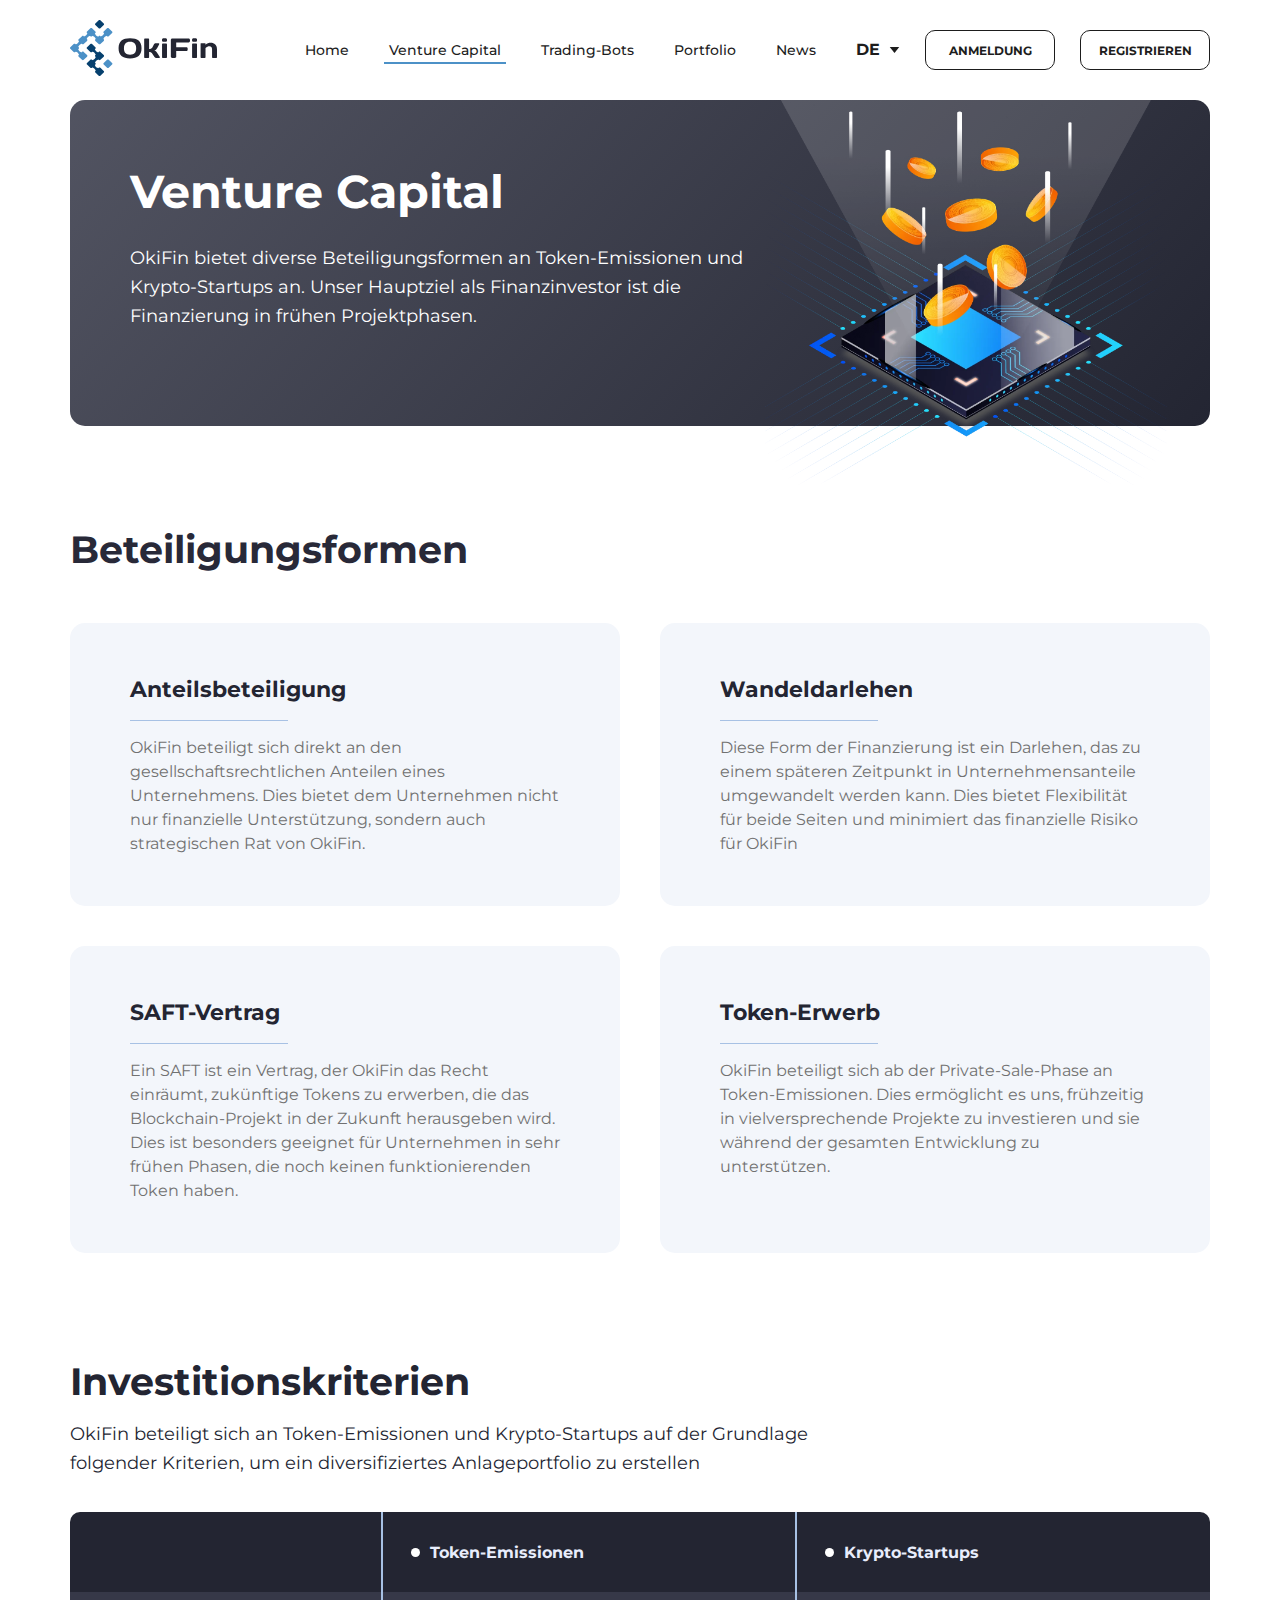
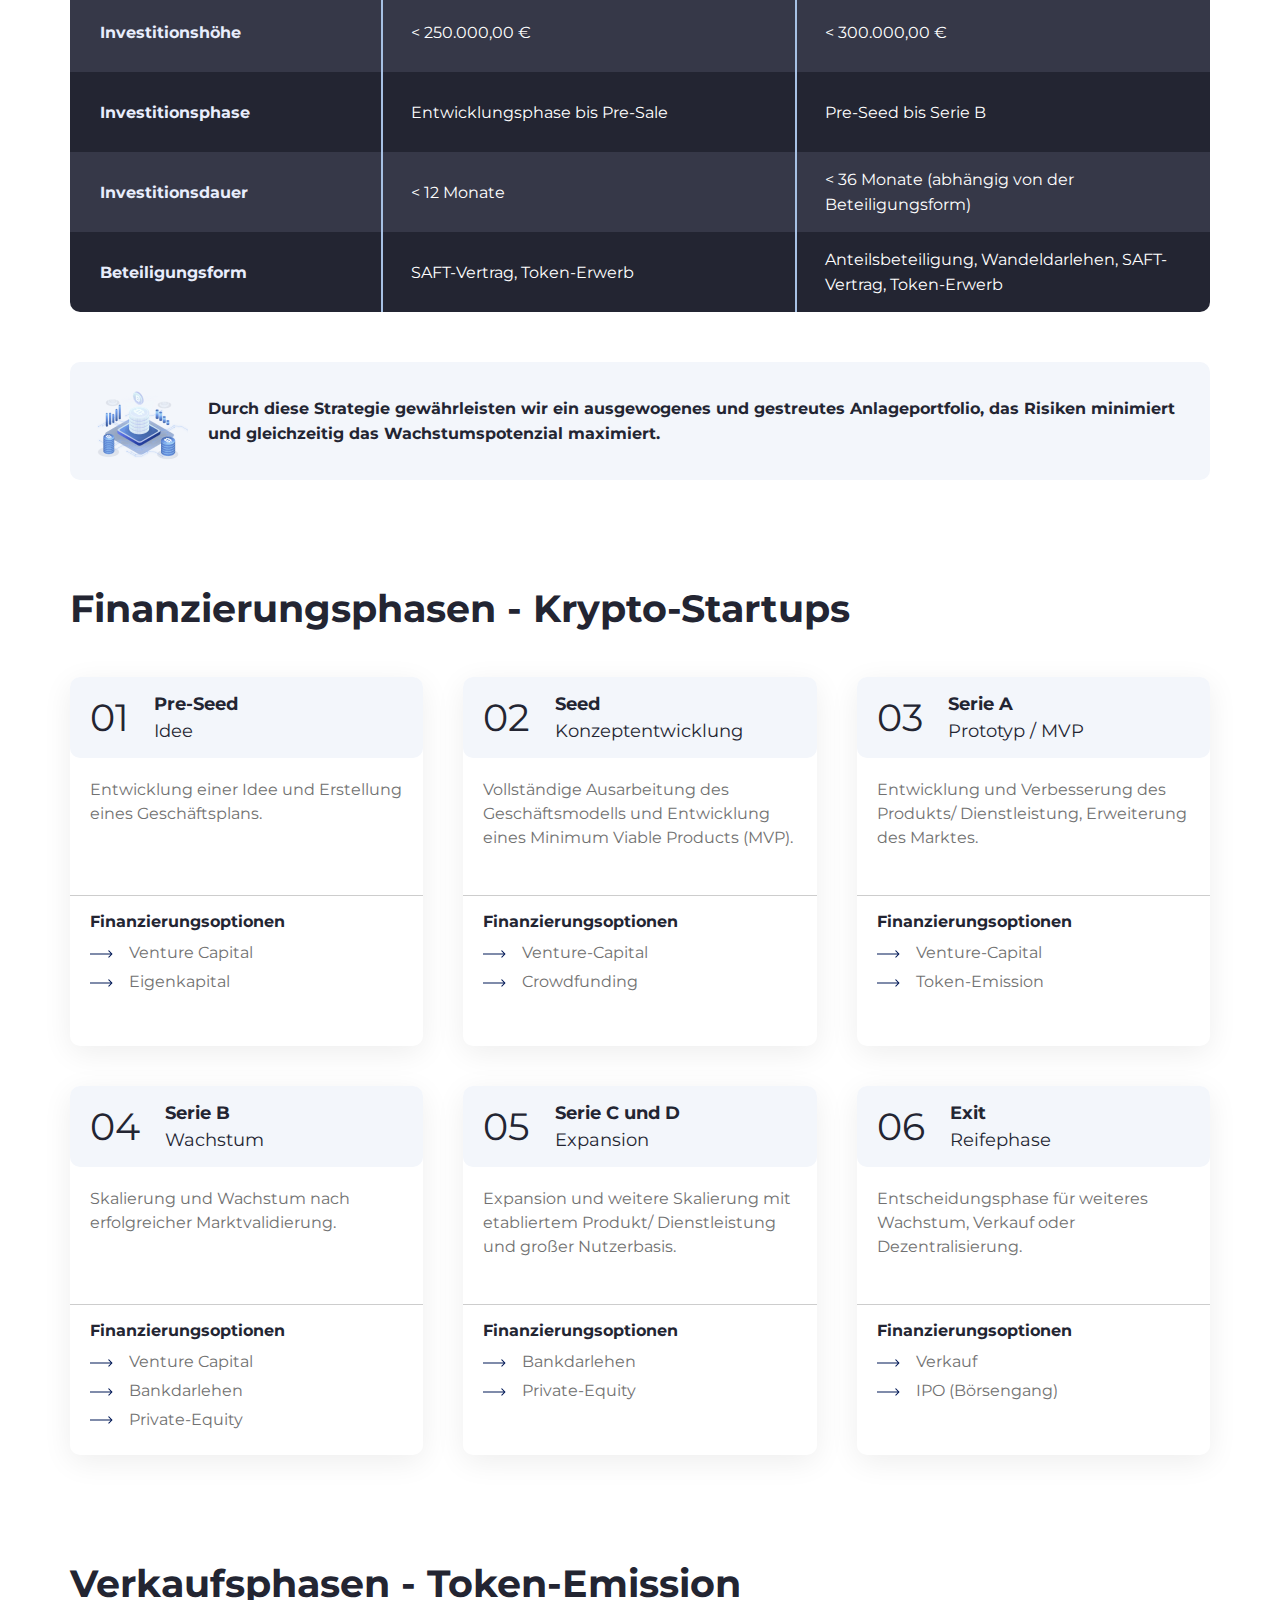
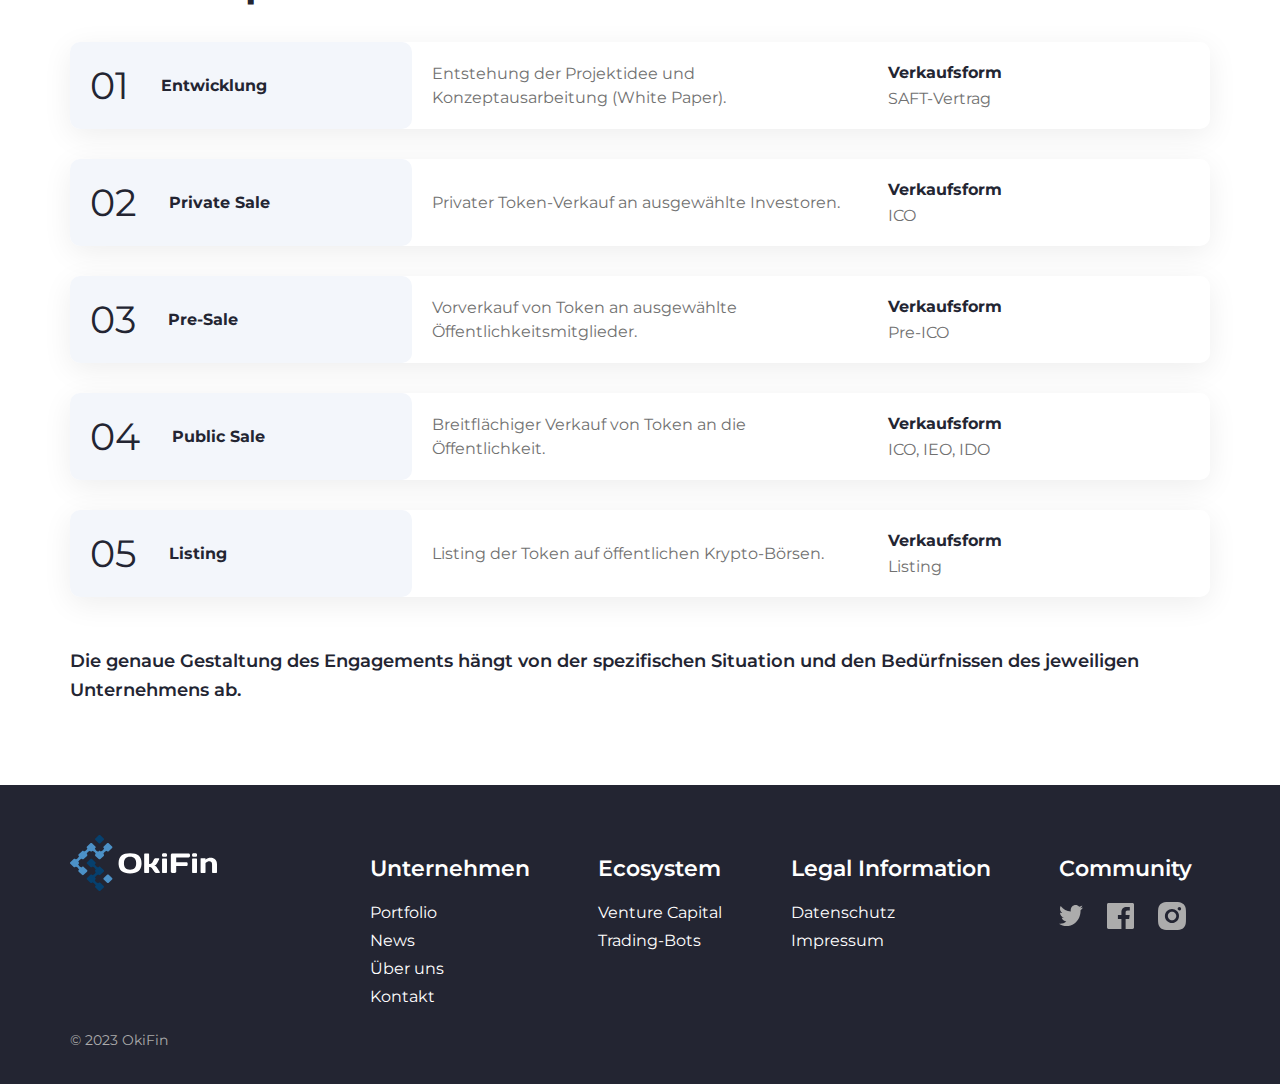
<file: vc.html>
<!DOCTYPE html>
<html lang="en">
  <head>
    <meta charset="UTF-8" />
    <meta name="viewport" content="width=device-width, initial-scale=1.0" />
    <meta http-equiv="X-UA-Compatible" content="ie=edge" />
    <title>Document</title>
    <meta name="author" content="Yuriy Zudikhin" />
    <link rel="stylesheet" href="css/style.css" />
  </head>

  <body>

    <header class="header">
      <div class="container">
        <div class="header_block">
          <a class="header_block_logo" href="#">
            <img src="img/header/logo.svg" alt="">
          </a>
          <div class="header_block_other">
            <ul class="header_block_other_nav">
              <li>
                <a href="#">Home</a>
              </li>
              <li class="active">
                <a href="#">Venture Capital</a>
              </li>
              <li>
                <a href="#">Trading-Bots</a>
              </li>
              <li>
                <a href="#">Portfolio</a>
              </li>
              <li>
                <a href="#">News</a>
              </li>
            </ul>
            <div class="header_block_other_lang">
              <div class="header_block_other_lang_top">
                <span>DE</span>
                <img src="img/header/arrow.svg" alt="">
              </div>
              <div class="header_block_other_lang_content">
                <ul>
                  <li>
                    <a href="#">EN</a>
                  </li>
                  <li>
                    <a href="#">RU</a>
                  </li>
                </ul>
              </div>
            </div>
            <a class="header_block_other_reg" href="#">anmeldung</a>
            <a class="header_block_other_reg" href="#">Registrieren</a>
            <div class="header_block_other_btn">
              <img src="img/header/dropdown.svg" alt="">
            </div>
          </div>
        </div>
      </div>
    </header>

    <main class="main vc">
      <div class="container">
        <div class="main_block">
          <div class="main_block_text">
            <h1>Venture Capital</h1>
            <p>OkiFin bietet diverse Beteiligungsformen an Token-Emissionen und Krypto-Startups an. Unser Hauptziel als Finanzinvestor ist die Finanzierung in frühen Projektphasen. </p>
          </div>
          <div class="main_block_img">
            <img src="img/main/vc_main.webp" alt="">
          </div>
        </div>
      </div>
    </main>

    <section class="participation">
        <div class="container">
            <div class="participation_block">
                <h2>Beteiligungsformen</h2>
                <div class="participation_block_list">
                    <div class="participation_block_list_item">
                        <h3>Anteilsbeteiligung</h3>
                        <p>OkiFin beteiligt sich direkt an den gesellschaftsrechtlichen Anteilen 
                            eines Unternehmens. Dies bietet dem Unternehmen nicht nur finanzielle Unterstützung, 
                            sondern auch strategischen Rat von OkiFin.</p>
                    </div>
                    <div class="participation_block_list_item">
                        <h3>Wandeldarlehen</h3>
                        <p>Diese Form der Finanzierung ist ein Darlehen, das zu einem späteren Zeitpunkt in Unternehmensanteile umgewandelt werden kann. Dies bietet Flexibilität für 
                            beide Seiten und minimiert das finanzielle Risiko für OkiFin</p>
                    </div>
                    <div class="participation_block_list_item">
                        <h3>SAFT-Vertrag</h3>
                        <p>Ein SAFT ist ein Vertrag, der OkiFin das Recht einräumt, zukünftige Tokens zu erwerben, die das Blockchain-Projekt in der Zukunft herausgeben wird. Dies ist besonders geeignet für Unternehmen in sehr frühen Phasen, die noch keinen funktionierenden Token haben.</p>
                    </div>
                    <div class="participation_block_list_item">
                        <h3>Token-Erwerb</h3>
                        <p> OkiFin beteiligt sich ab der Private-Sale-Phase an Token-Emissionen. Dies ermöglicht es uns, frühzeitig in vielversprechende Projekte zu investieren und sie während der gesamten Entwicklung zu unterstützen.</p>
                    </div>
                </div>
            </div>
        </div>
    </section>

    <section class="criteria">
        <div class="container">
            <div class="criteria_block">
                <h2>Investitionskriterien</h2>
                <p class="criteria_block_text">OkiFin  beteiligt sich an Token-Emissionen und Krypto-Startups auf der Grundlage <br>
                  folgender Kriterien, um ein diversifiziertes Anlageportfolio zu erstellen</p>
                <div class="criteria_block_table">
                    <div class="criteria_block_table_row">
                        <div class="criteria_block_table_row_item"></div>
                        <div class="criteria_block_table_row_item">
                            <h5>Investitionshöhe</h5>
                        </div>
                        <div class="criteria_block_table_row_item">
                            <h5>Investitionsphase</h5>
                        </div>
                        <div class="criteria_block_table_row_item">
                            <h5>Investitionsdauer</h5>
                        </div>
                        <div class="criteria_block_table_row_item">
                            <h5>Beteiligungsform</h5>
                        </div>
                    </div>
                    <div class="criteria_block_table_row">
                        <div class="criteria_block_table_row_item">
                            <div class="criteria_block_table_row_item_dot"></div>
                            <h5>Token-Emissionen</h5>
                        </div>
                        <div class="criteria_block_table_row_item">
                            <h5>Investitionshöhe</h5>
                            <p> < 250.000,00 € </p>
                        </div>
                        <div class="criteria_block_table_row_item">
                            <h5>Investitionsphase</h5>
                            <p>Entwicklungsphase bis Pre-Sale</p>
                        </div>
                        <div class="criteria_block_table_row_item">
                            <h5>Investitionsdauer</h5>
                            <p>< 12 Monate</p>
                        </div>
                        <div class="criteria_block_table_row_item">
                            <h5>Beteiligungsform</h5>
                            <p>SAFT-Vertrag, Token-Erwerb</p>
                        </div>
                    </div>
                    <div class="criteria_block_table_row">
                        <div class="criteria_block_table_row_item">
                          <div class="criteria_block_table_row_item_dot"></div>
                          <h5>Krypto-Startups</h5>
                        </div>
                        <div class="criteria_block_table_row_item">
                            <h5>Investitionshöhe</h5>
                            <p> < 300.000,00 € </p>
                        </div>
                        <div class="criteria_block_table_row_item">
                            <h5>Investitionsphase</h5>
                            <p>Pre-Seed bis Serie B</p>
                        </div>
                        <div class="criteria_block_table_row_item">
                            <h5>Investitionsdauer</h5>
                            <p>< 36 Monate (abhängig von der Beteiligungsform)</p>
                        </div>
                        <div class="criteria_block_table_row_item">
                            <h5>Beteiligungsform</h5>
                            <p>Anteilsbeteiligung, Wandeldarlehen, SAFT-Vertrag, Token-Erwerb</p>
                        </div>
                    </div>
                </div>    
            </div>
            <div class="criteria_bottom">
                <img src="img/criteria/image.png" alt="">
                <p>Durch diese Strategie gewährleisten wir ein ausgewogenes und gestreutes Anlageportfolio, das Risiken minimiert und gleichzeitig das Wachstumspotenzial maximiert.</p>
            </div>
        </div>
    </section>

    <section class="funding">
        <div class="container">
            <div class="funding_block">
                <h2>Finanzierungsphasen - Krypto-Startups</h2>
                <div class="funding_block_list">

                    <div class="funding_block_list_item">
                        <div class="funding_block_list_item_wrap">
                            <div class="funding_block_list_item_top">
                                <span class="funding_block_list_item_top_num">
                                    01
                                </span>
                                <div class="funding_block_list_item_top_text">
                                    <h4>Pre-Seed</h4>
                                    <p>Idee</p>
                                </div>
                            </div>
                            <p class="funding_block_list_item_text">Entwicklung einer Idee und Erstellung eines Geschäftsplans.</p>
                        </div>
                        <div class="funding_block_list_item_bottom">
                            <h5>Finanzierungsoptionen</h5>
                            <ul>
                                <li> 
                                    <img src="img/funding/arrow.svg" alt="">
                                    Venture Capital
                                </li>
                                <li>
                                    <img src="img/funding/arrow.svg" alt="">
                                    Eigenkapital
                                </li>
                            </ul>
                        </div>
                    </div>

                    <div class="funding_block_list_item">
                        <div class="funding_block_list_item_wrap">
                            <div class="funding_block_list_item_top">
                                <span class="funding_block_list_item_top_num">
                                    02
                                </span>
                                <div class="funding_block_list_item_top_text">
                                    <h4>Seed</h4>
                                    <p>Konzeptentwicklung</p>
                                </div>
                            </div>
                            <p class="funding_block_list_item_text">Vollständige Ausarbeitung des Geschäftsmodells und Entwicklung eines Minimum Viable Products (MVP).</p>
                        </div>
                        <div class="funding_block_list_item_bottom">
                            <h5>Finanzierungsoptionen</h5>
                            <ul>
                                <li> 
                                    <img src="img/funding/arrow.svg" alt="">
                                    Venture-Capital
                                </li>
                                <li>
                                    <img src="img/funding/arrow.svg" alt="">
                                    Crowdfunding
                                </li>
                            </ul>
                        </div>
                    </div>

                    <div class="funding_block_list_item">
                        <div class="funding_block_list_item_wrap">
                            <div class="funding_block_list_item_top">
                                <span class="funding_block_list_item_top_num">
                                    03
                                </span>
                                <div class="funding_block_list_item_top_text">
                                    <h4>Serie A</h4>
                                    <p>Prototyp / MVP</p>
                                </div>
                            </div>
                            <p class="funding_block_list_item_text">Entwicklung und Verbesserung des Produkts/ Dienstleistung, Erweiterung des Marktes.</p>
                        </div>
                        <div class="funding_block_list_item_bottom">
                            <h5>Finanzierungsoptionen</h5>
                            <ul>
                                <li> 
                                    <img src="img/funding/arrow.svg" alt="">
                                    Venture-Capital
                                </li>
                                <li>
                                    <img src="img/funding/arrow.svg" alt="">
                                    Token-Emission
                                </li>
                            </ul>
                        </div>
                    </div>

                    <div class="funding_block_list_item">
                        <div class="funding_block_list_item_wrap">
                            <div class="funding_block_list_item_top">
                                <span class="funding_block_list_item_top_num">
                                    04
                                </span>
                                <div class="funding_block_list_item_top_text">
                                    <h4>Serie B</h4>
                                    <p>Wachstum</p>
                                </div>
                            </div>
                            <p class="funding_block_list_item_text">Skalierung und Wachstum nach erfolgreicher Marktvalidierung.</p>
                        </div>
                        
                        <div class="funding_block_list_item_bottom">
                            <h5>Finanzierungsoptionen</h5>
                            <ul>
                                <li> 
                                    <img src="img/funding/arrow.svg" alt="">
                                    Venture Capital
                                </li>
                                <li>
                                    <img src="img/funding/arrow.svg" alt="">
                                    Bankdarlehen
                                </li>
                                <li>
                                  <img src="img/funding/arrow.svg" alt="">
                                  Private-Equity
                              </li>
                            </ul>
                        </div>
                    </div>

                    <div class="funding_block_list_item">
                        <div class="funding_block_list_item_wrap">
                            <div class="funding_block_list_item_top">
                                <span class="funding_block_list_item_top_num">
                                    05
                                </span>
                                <div class="funding_block_list_item_top_text">
                                    <h4>Serie C und D</h4>
                                    <p>Expansion</p>
                                </div>
                            </div>
                            <p class="funding_block_list_item_text">Expansion und weitere Skalierung mit etabliertem Produkt/ Dienstleistung und großer Nutzerbasis.</p>
                        </div>
                        
                        <div class="funding_block_list_item_bottom">
                            <h5>Finanzierungsoptionen</h5>
                            <ul>
                                <li> 
                                    <img src="img/funding/arrow.svg" alt="">
                                    Bankdarlehen
                                </li>
                                <li>
                                    <img src="img/funding/arrow.svg" alt="">
                                    Private-Equity
                                </li>
                            </ul>
                        </div>
                    </div>

                    <div class="funding_block_list_item">
                        <div class="funding_block_list_item_wrap">
                            <div class="funding_block_list_item_top">
                                <span class="funding_block_list_item_top_num">
                                    06
                                </span>
                                <div class="funding_block_list_item_top_text">
                                    <h4>Exit</h4>
                                    <p>Reifephase</p>
                                </div>
                            </div>
                            <p class="funding_block_list_item_text">Entscheidungsphase für weiteres Wachstum, Verkauf oder Dezentralisierung.</p>
                        </div>
                        
                        <div class="funding_block_list_item_bottom">
                            <h5>Finanzierungsoptionen</h5>
                            <ul>
                                <li> 
                                    <img src="img/funding/arrow.svg" alt="">
                                    Verkauf
                                </li>
                                <li>
                                    <img src="img/funding/arrow.svg" alt="">
                                    IPO (Börsengang)
                                </li>
                            </ul>
                        </div>
                    </div>

                </div>
            </div>
        </div>
    </section>

    <section class="sales">
        <div class="container">
            <div class="sales_block">
                <h2>Verkaufsphasen - Token-Emission</h2>
                <div class="sales_block_list">
                    <div class="sales_block_list_item">
                        <div class="sales_block_list_item_top">
                            <span>01</span>
                            <h5>Entwicklung</h5>
                        </div>
                        <div class="sales_block_list_item_wrap">
                            <p>Entstehung der Projektidee und Konzeptausarbeitung (White Paper).</p>
                        </div>
                        <div class="sales_block_list_item_bottom">
                            <h5>Verkaufsform</h5>
                            <p>SAFT-Vertrag</p>
                        </div>
                    </div>
                    <div class="sales_block_list_item">
                        <div class="sales_block_list_item_top">
                            <span>02</span>
                            <h5>Private Sale</h5>
                        </div>
                        <div class="sales_block_list_item_wrap">
                            <p>Privater Token-Verkauf an ausgewählte Investoren.</p>
                        </div>
                        <div class="sales_block_list_item_bottom">
                            <h5>Verkaufsform</h5>
                            <p>ICO</p>
                        </div>
                    </div>
                    <div class="sales_block_list_item">
                        <div class="sales_block_list_item_top">
                            <span>03</span>
                            <h5>Pre-Sale</h5>
                        </div>
                        <div class="sales_block_list_item_wrap">
                            <p>Vorverkauf von Token an ausgewählte Öffentlichkeitsmitglieder.</p>
                        </div>
                        <div class="sales_block_list_item_bottom">
                            <h5>Verkaufsform</h5>
                            <p>Pre-ICO</p>
                        </div>
                    </div>
                    <div class="sales_block_list_item">
                        <div class="sales_block_list_item_top">
                            <span>04</span>
                            <h5>Public Sale</h5>
                        </div>
                        <div class="sales_block_list_item_wrap">
                            <p>Breitflächiger Verkauf von Token an die Öffentlichkeit.</p>
                        </div>
                        <div class="sales_block_list_item_bottom">
                            <h5>Verkaufsform</h5>
                            <p>ICO, IEO, IDO</p>
                        </div>
                    </div>
                    <div class="sales_block_list_item">
                        <div class="sales_block_list_item_top">
                            <span>05</span>
                            <h5>Listing</h5>
                        </div>
                        <div class="sales_block_list_item_wrap">
                            <p>Listing der Token auf öffentlichen Krypto-Börsen.</p>
                        </div>
                        <div class="sales_block_list_item_bottom">
                            <h5>Verkaufsform</h5>
                            <p>Listing</p>
                        </div>
                    </div>
                </div>
                <p class="sales_block_text">Die genaue Gestaltung des Engagements hängt von der spezifischen Situation und den Bedürfnissen des jeweiligen Unternehmens ab.</p>
            </div>
        </div>
    </section>

    <footer class="footer">
      <div class="container">
        <div class="footer_block">
          <div class="footer_block_left">
            <img src="img/footer/logo.svg" alt="">
          </div>
          <div class="footer_block_mid">
            <div class="footer_block_mid_item">
              <h4>Unternehmen</h4>
              <ul>
                <li>
                  <a href="#">Portfolio</a>
                </li>
                <li>
                  <a href="#">News</a>
                </li>
                <li>
                  <a href="#">Über uns</a>
                </li>
                <li>
                  <a href="#">Kontakt</a>
                </li>
              </ul>
            </div>
            <div class="footer_block_mid_item">
              <h4>Ecosystem</h4>
              <ul>
                <li>
                  <a href="#">Venture Capital</a>
                </li>
                <li>
                  <a href="#">Trading-Bots</a>
                </li>
              </ul>
            </div>
            <div class="footer_block_mid_item">
              <h4>Legal Information</h4>
              <ul>
                <li>
                  <a href="#">Datenschutz</a>
                </li>
                <li>
                  <a href="#">Impressum</a>
                </li>
              </ul>
            </div>
            <div class="footer_block_mid_item">
              <h4>Community</h4>
              <div class="footer_block_mid_item_list">
                <a href="#">
                  <img src="img/footer/twitter.svg" alt="">
                </a>
                <a href="#">
                  <img src="img/footer/facebook.svg" alt="">
                </a>
                <a href="#">
                  <img src="img/footer/insta.svg" alt="">
                </a>
              </div>
            </div>
          </div>
        </div>
        <div class="footer_under">
          <div class="footer_under_left">
            <p>© 2023  OkiFin</p>
          </div>
        </div>
      </div>
    </footer>

    <div class="dropdown">
      <div class="dropdown_top">
        <div class="dropdown_top_close">
          <img src="img/header/close.svg" alt="">
        </div>
      </div>
      <ul>
        <li class="active">
          <a href="#">Home</a>
        </li>
        <li>
          <a href="#">Venture capital</a>
        </li>
        <li>
          <a href="#">Trading-Bots</a>
        </li>
        <li>
          <a href="#">Portfolio</a>
        </li>
        <li>
          <a href="#">News</a>
        </li>
      </ul>
      <div class="dropdown_btns">
        <a href="#">Anmelden</a>
        <a href="#">Registrieren</a>
      </div>
      <div class="dropdown_link">
        <a href="#">
          <img src="img/footer/tel.svg" alt="">
        </a>
        <a href="#">
          <img src="img/footer/mail.svg" alt="">
        </a>
      </div>
    </div>
  
    <div class="back_modal"></div>
    
    <script src="js/jquery-3.6.0.min.js"></script>
    <script src="js/main.js"></script>

  </body>
</html>
</file>
<file: css/style.css>
@import url("https://fonts.googleapis.com/css2?family=Montserrat:wght@400;500;600;700&family=Roboto&display=swap");
html, body, div, span, applet, object, iframe,
h1, h2, h3, h4, h5, h6, p, blockquote, pre,
a, abbr, acronym, address, big, cite, code,
del, dfn, em, img, ins, kbd, q, s, samp,
small, strike, strong, sub, sup, tt, var,
b, u, i, center,
dl, dt, dd, ol, ul, li,
fieldset, form, label, legend,
table, caption, tbody, tfoot, thead, tr, th, td,
article, aside, canvas, details, embed,
figure, figcaption, footer, header, hgroup,
menu, nav, output, ruby, section, summary,
time, mark, audio, video {
  margin: 0;
  padding: 0;
  border: 0;
  font-size: 100%;
  font: inherit;
  vertical-align: baseline;
}

/* HTML5 display-role reset for older browsers */
article, aside, details, figcaption, figure,
footer, header, hgroup, menu, nav, section {
  display: block;
}

body {
  line-height: 1;
  overflow-x: hidden;
  position: relative;
}

body.scroll {
  overflow-y: hidden;
}

ul {
  list-style: none;
}

blockquote, q {
  quotes: none;
}

blockquote:before, blockquote:after,
q:before, q:after {
  content: "";
  content: none;
}

table {
  border-collapse: collapse;
  border-spacing: 0;
}

button {
  border: none;
  cursor: pointer;
}

input[type=number]::-webkit-inner-spin-button {
  -webkit-appearance: none;
}

input[type=number] {
  border: none;
  -moz-appearance: textfield;
}

input[type=number]:focus {
  outline: none;
}

input[type=tel] {
  border: none;
  background-image: none;
  background-color: transparent;
  -webkit-box-shadow: none;
  box-shadow: none;
}

input[type=text] {
  border: none;
  background-image: none;
  background-color: transparent;
  -webkit-box-shadow: none;
  box-shadow: none;
}

input[type=tel]:focus {
  outline: none;
}

input[type=text]:focus {
  outline: none;
}

textarea:focus {
  outline: none;
}

textarea {
  border: none;
  overflow: auto;
  outline: none;
  -webkit-box-shadow: none;
  box-shadow: none;
  resize: none;
}

select {
  outline: none;
}

button {
  background-color: transparent;
  border: none;
  outline: none;
  padding: 0px;
}

button:focus {
  border: none;
  outline: none;
}

a {
  text-decoration: none;
}

a:hover {
  text-decoration: none;
}

div {
  -webkit-tap-highlight-color: transparent;
}

input {
  border: none;
}

input:focus {
  outline: none;
}

.container {
  -webkit-box-sizing: border-box;
  box-sizing: border-box;
  padding: 0px 20px;
  width: 100%;
  margin: 0 auto;
  position: relative;
}

@media (min-width: 1200px) {
  .container {
    padding: 0px 0px;
    width: 1140px;
  }
}
.header {
  -webkit-box-sizing: border-box;
          box-sizing: border-box;
  position: fixed;
  left: 0px;
  top: 0px;
  width: 100%;
  background-color: #fff;
  z-index: 3;
  padding: 15px 0px;
}
.header_block {
  display: -webkit-box;
  display: -ms-flexbox;
  display: flex;
  -webkit-box-align: center;
      -ms-flex-align: center;
          align-items: center;
  -webkit-box-pack: justify;
      -ms-flex-pack: justify;
          justify-content: space-between;
}
.header_block_other {
  display: -webkit-box;
  display: -ms-flexbox;
  display: flex;
  -webkit-box-align: center;
      -ms-flex-align: center;
          align-items: center;
}
.header_block_other_nav {
  display: none;
}
.header_block_other_lang {
  position: relative;
}
.header_block_other_lang_top {
  display: -webkit-box;
  display: -ms-flexbox;
  display: flex;
  -webkit-box-align: center;
      -ms-flex-align: center;
          align-items: center;
  cursor: pointer;
}
.header_block_other_lang_top span {
  color: #1D1D1D;
  font-family: "Montserrat", sans-serif;
  font-size: 16px;
  font-style: normal;
  font-weight: 700;
  line-height: normal;
}
.header_block_other_lang_top img {
  margin-left: 9px;
  -webkit-transition: all 0.3s linear;
  transition: all 0.3s linear;
}
.header_block_other_lang_top.active img {
  -webkit-transform: rotate(180deg);
          transform: rotate(180deg);
  -webkit-transition: all 0.3s linear;
  transition: all 0.3s linear;
}
.header_block_other_lang_content {
  display: none;
  position: absolute;
  left: 0px;
  top: 22px;
  -webkit-box-sizing: border-box;
          box-sizing: border-box;
  border: 1px solid #282938;
  width: 100%;
  border-radius: 6px;
  background-color: #fff;
  padding: 5px;
}
.header_block_other_lang_content ul li {
  margin-top: 5px;
}
.header_block_other_lang_content ul li a {
  color: #1D1D1D;
  font-family: "Montserrat", sans-serif;
  font-size: 16px;
  font-style: normal;
  font-weight: 700;
  line-height: normal;
}
.header_block_other_lang_content ul li:first-child {
  margin-top: 0px;
}
.header_block_other_reg {
  display: none;
}
.header_block_other_btn {
  cursor: pointer;
  margin-left: 30px;
}
@media (min-width: 768px) {
  .header_block_other_reg {
    display: block;
    -webkit-box-sizing: border-box;
            box-sizing: border-box;
    color: #1D1D1D;
    font-family: "Montserrat", sans-serif;
    font-size: 12px;
    font-style: normal;
    font-weight: 700;
    line-height: normal;
    text-transform: uppercase;
    height: 40px;
    line-height: 40px;
    width: 130px;
    border-radius: 10px;
    border: 1px solid #1D1D1D;
    margin-left: 25px;
    text-align: center;
  }
}
@media (min-width: 1200px) {
  .header {
    padding: 20px 0px;
  }
  .header_block_other_nav {
    display: -webkit-box;
    display: -ms-flexbox;
    display: flex;
    -webkit-box-align: center;
        -ms-flex-align: center;
            align-items: center;
  }
  .header_block_other_nav li {
    margin-left: 40px;
  }
  .header_block_other_nav li a {
    color: #1D1D1D;
    font-family: "Montserrat", sans-serif;
    font-size: 14px;
    font-style: normal;
    font-weight: 500;
    line-height: normal;
    position: relative;
  }
  .header_block_other_nav li a::after {
    content: "";
    position: absolute;
    bottom: -5px;
    left: -5px;
    width: calc(100% + 10px);
    background: #4C91C7;
    height: 2px;
    opacity: 0;
    -webkit-transition: all 0.3s linear;
    transition: all 0.3s linear;
    -webkit-transform: translateY(-5px);
            transform: translateY(-5px);
  }
  .header_block_other_nav li a:hover::after {
    -webkit-transform: translateY(0px);
            transform: translateY(0px);
    -webkit-transition: all 0.3s linear;
    transition: all 0.3s linear;
    opacity: 1;
  }
  .header_block_other_nav li.active a::after {
    opacity: 1;
    -webkit-transform: translateY(0px);
            transform: translateY(0px);
  }
  .header_block_other_lang {
    margin-left: 40px;
  }
  .header_block_other_btn {
    display: none;
  }
}

.main {
  -webkit-box-sizing: border-box;
          box-sizing: border-box;
  position: relative;
  margin-top: 120px;
}
.main_block {
  border-radius: 15px;
  background: linear-gradient(132deg, rgba(113, 115, 129, 0.6) 0%, rgba(35, 37, 50, 0.6) 100%), #232532;
  -webkit-box-sizing: border-box;
          box-sizing: border-box;
  padding: 30px;
}
.main_block_text {
  display: -webkit-box;
  display: -ms-flexbox;
  display: flex;
  -webkit-box-orient: vertical;
  -webkit-box-direction: normal;
      -ms-flex-direction: column;
          flex-direction: column;
  -webkit-box-align: start;
      -ms-flex-align: start;
          align-items: flex-start;
}
.main_block_text h1 {
  color: #FFF;
  font-family: "Montserrat", sans-serif;
  font-size: 26px;
  font-style: normal;
  font-weight: 700;
  line-height: 140%; /* 36.4px */
}
.main_block_text p {
  color: #FFF;
  font-family: "Montserrat", sans-serif;
  font-size: 16px;
  font-style: normal;
  font-weight: 400;
  line-height: 160%; /* 25.6px */
  margin-top: 15px;
}
.main_block_text a {
  -webkit-box-sizing: border-box;
          box-sizing: border-box;
  display: -webkit-box;
  display: -ms-flexbox;
  display: flex;
  -webkit-box-align: center;
      -ms-flex-align: center;
          align-items: center;
  border-radius: 10px;
  border: 1px solid #FFF;
  color: #FFF;
  font-family: "Montserrat", sans-serif;
  font-size: 14px;
  font-style: normal;
  font-weight: 700;
  line-height: normal;
  padding: 20px 30px;
  margin-top: 22px;
}
.main_block_text a img {
  margin-left: 15px;
}
.main_block_img {
  position: relative;
  margin-top: 45px;
}
.main_block_img img {
  width: 100%;
}
@media (min-width: 768px) {
  .main {
    margin-top: 110px;
  }
  .main_block {
    padding: 40px;
    position: relative;
  }
  .main_block_text {
    max-width: 424px;
  }
  .main_block_text h1 {
    font-size: 32px;
  }
  .main_block_text p {
    font-size: 16px;
    margin-top: 18px;
  }
  .main_block_text a {
    margin-top: 25px;
    font-size: 16px;
    padding: 20px 44px;
  }
  .main_block_img {
    position: absolute;
    right: 14px;
    bottom: -28px;
    margin-top: 0px;
  }
  .main_block_img img {
    width: 260px;
  }
}
@media (min-width: 1024px) {
  .main {
    margin-top: 100px;
  }
  .main_block {
    padding: 50px;
  }
  .main_block_text {
    max-width: 510px;
  }
  .main_block_text h1 {
    font-size: 38px;
  }
  .main_block_text p {
    font-size: 16px;
  }
  .main_block_img {
    right: 30px;
    bottom: -30px;
  }
  .main_block_img img {
    width: 361px;
  }
}
@media (min-width: 1200px) {
  .main_block {
    padding: 60px;
  }
  .main_block_text {
    max-width: 630px;
  }
  .main_block_text h1 {
    font-size: 46px;
  }
  .main_block_text p {
    font-size: 18px;
    margin-top: 20px;
  }
  .main_block_text a {
    margin-top: 36px;
  }
  .main_block_img {
    right: 43px;
    bottom: -52px;
  }
  .main_block_img img {
    width: 420px;
  }
}

.main.bots .main_block_img {
  margin-top: 15px;
}
@media (min-width: 768px) {
  .main.bots .main_block {
    -webkit-box-align: start;
        -ms-flex-align: start;
            align-items: flex-start;
    display: -webkit-box;
    display: -ms-flexbox;
    display: flex;
    -webkit-box-pack: justify;
        -ms-flex-pack: justify;
            justify-content: space-between;
    position: relative;
  }
  .main.bots .main_block_text {
    width: calc(100% - 306px);
  }
  .main.bots .main_block_img {
    position: relative;
    right: 0px;
    top: 0px;
    bottom: auto;
    margin-top: 0px;
  }
}
@media (min-width: 1024px) {
  .main.bots .main_block {
    position: relative;
  }
  .main.bots .main_block_text {
    max-width: 490px;
  }
  .main.bots .main_block_img {
    height: 100%;
    position: absolute;
  }
  .main.bots .main_block_img img {
    width: auto;
    position: absolute;
    right: 46px;
    top: 14px;
    height: calc(100% - 14px);
    width: auto;
  }
}
@media (min-width: 1200px) {
  .main.bots .main_block_text {
    max-width: 600px;
  }
  .main.bots .main_block_img img {
    top: 24px;
    height: calc(100% - 24px);
  }
}

.main.vc .main_block {
  display: -webkit-box;
  display: -ms-flexbox;
  display: flex;
  -webkit-box-orient: vertical;
  -webkit-box-direction: normal;
      -ms-flex-direction: column;
          flex-direction: column;
  padding: 0px 30px 30px 30px;
}
.main.vc .main_block_img {
  -webkit-box-ordinal-group: 2;
      -ms-flex-order: 1;
          order: 1;
  margin-top: 0px;
}
.main.vc .main_block_text {
  -webkit-box-ordinal-group: 3;
      -ms-flex-order: 2;
          order: 2;
}
@media (min-width: 768px) {
  .main.vc .main_block {
    padding: 40px;
  }
  .main.vc .main_block_img {
    bottom: auto;
    top: 0px;
    width: auto;
    height: 100%;
  }
  .main.vc .main_block_img img {
    width: auto;
    height: 100%;
    position: absolute;
    right: 0px;
  }
}
@media (min-width: 1024px) {
  .main.vc .main_block_img img {
    height: calc(100% + 76px);
  }
}
@media (min-width: 1200px) {
  .main.vc .main_block {
    padding: 60px 60px 95px 60px;
  }
}

@media (min-width: 768px) {
  .main.port .main_block_img {
    bottom: auto;
    top: 0px;
    right: 0px;
    width: auto;
    height: 100%;
  }
  .main.port .main_block_img img {
    width: auto;
    height: 100%;
    position: absolute;
    right: 0px;
  }
}
@media (min-width: 1200px) {
  .main.port .main_block_text {
    max-width: 450px;
  }
  .main.port .main_block_img {
    right: 100px;
  }
}

.main.news h1 {
  color: #232532;
}
.main.news .main_block_text {
  position: relative;
  z-index: 2;
}
.main.news .main_block_text p {
  color: #232532;
}
.main.news .main_block {
  border-radius: 15px;
  background: linear-gradient(0deg, #F3F6FB 0%, #F3F6FB 100%), linear-gradient(132deg, rgba(113, 115, 129, 0.6) 0%, rgba(35, 37, 50, 0.6) 100%), #232532;
  position: relative;
}
.main.news .main_block_back {
  display: none;
}
.main.news .main_block_mob {
  position: absolute;
  left: 0px;
  bottom: 0px;
  width: 100%;
}
.main.news .main_block_news_img {
  display: block;
  width: 100%;
  margin-top: 100px;
  position: relative;
  z-index: 2;
}
@media (min-width: 768px) {
  .main.news .main_block_text {
    max-width: 294px;
  }
  .main.news .main_block_back {
    display: block;
    position: absolute;
    right: 0px;
    width: auto;
    height: 100%;
    left: auto;
    bottom: 0px;
  }
  .main.news .main_block_news_img {
    position: absolute;
    right: 0px;
    top: 0px;
    width: 250px;
    margin-top: 0px;
    right: 25px;
    top: 40px;
  }
  .main.news .main_block_mob {
    display: none;
  }
}
@media (min-width: 1024px) {
  .main.news .main_block {
    display: -webkit-box;
    display: -ms-flexbox;
    display: flex;
    -webkit-box-pack: justify;
        -ms-flex-pack: justify;
            justify-content: space-between;
    -webkit-box-align: center;
        -ms-flex-align: center;
            align-items: center;
  }
  .main.news .main_block_news_img {
    position: relative;
    top: 0px;
    right: 0px;
    width: 330px;
  }
  .main.news .main_block_text {
    max-width: 440px;
  }
}
@media (min-width: 1200px) {
  .main.news .main_block_text {
    max-width: 470px;
  }
}

.profile {
  -webkit-box-sizing: border-box;
          box-sizing: border-box;
  position: relative;
  margin-top: 80px;
}
.profile_block h2 {
  color: #282938;
  font-family: "Montserrat", sans-serif;
  font-size: 26px;
  font-style: normal;
  font-weight: 700;
  line-height: normal;
}
.profile_block p {
  color: #232532;
  font-family: "Montserrat", sans-serif;
  font-size: 16px;
  font-style: normal;
  font-weight: 400;
  line-height: 150%;
  margin-top: 15px;
}
.profile_block p b {
  font-weight: 600;
}
.profile_block_new {
  display: -webkit-box;
  display: -ms-flexbox;
  display: flex;
  -webkit-box-orient: vertical;
  -webkit-box-direction: normal;
      -ms-flex-direction: column;
          flex-direction: column;
  -webkit-box-align: center;
      -ms-flex-align: center;
          align-items: center;
  -webkit-box-pack: center;
      -ms-flex-pack: center;
          justify-content: center;
}
.profile_block_new p {
  color: #232532;
  font-family: "Montserrat", sans-serif;
  font-size: 14px;
  font-style: normal;
  font-weight: 400;
  line-height: 150%; /* 27px */
}
.profile_info {
  -webkit-box-sizing: border-box;
          box-sizing: border-box;
  border-radius: 10px;
  background: #F3F6FB;
  padding: 86px 20px 20px 20px;
  position: relative;
  margin-top: 50px;
}
.profile_info_left {
  position: absolute;
  left: 20px;
  top: -25px;
}
.profile_info_left img {
  width: 86px;
}
.profile_info_right h3 {
  color: #232532;
  font-family: "Montserrat", sans-serif;
  font-size: 18px;
  font-style: normal;
  font-weight: 700;
  line-height: 150%; /* 27px */
}
.profile_info_right p {
  color: #232532;
  font-family: "Montserrat", sans-serif;
  font-size: 16px;
  font-style: normal;
  font-weight: 400;
  line-height: 150%; /* 24px */
  margin-top: 8px;
}
@media (min-width: 768px) {
  .profile_block h2 {
    font-size: 32px;
  }
  .profile_block p {
    font-size: 16px;
    margin-top: 20px;
  }
  .profile_block_new {
    -webkit-box-align: start;
        -ms-flex-align: start;
            align-items: flex-start;
  }
  .profile_block_new p {
    font-size: 16px;
  }
  .profile_info {
    padding: 25px;
    display: -webkit-box;
    display: -ms-flexbox;
    display: flex;
    -webkit-box-align: start;
        -ms-flex-align: start;
            align-items: flex-start;
    margin-top: 30px;
  }
  .profile_info_left {
    position: relative;
    left: 0px;
    top: 0px;
  }
  .profile_info_right {
    margin-left: 36px;
  }
}
@media (min-width: 1024px) {
  .profile_block h2 {
    font-size: 38px;
  }
  .profile_block_new {
    -webkit-box-orient: horizontal;
    -webkit-box-direction: normal;
        -ms-flex-direction: row;
            flex-direction: row;
    -webkit-box-align: center;
        -ms-flex-align: center;
            align-items: center;
  }
  .profile_block_new img {
    min-width: 324px;
  }
  .profile_block_new p {
    margin-left: 100px;
  }
  .profile_info {
    margin-top: 30px;
    padding: 32px 40px;
  }
  .profile_info_left img {
    width: 123px;
  }
}
@media (min-width: 1200px) {
  .profile {
    margin-top: 100px;
  }
  .profile_block p {
    font-size: 18px;
    margin-top: 22px;
  }
  .profile_block_new p {
    margin-left: 175px;
    font-size: 18px;
    margin-top: 22px;
  }
  .profile_info {
    margin-top: 40px;
  }
  .profile_info_right h3 {
    font-size: 22px;
  }
  .profile_info_right p {
    font-size: 18px;
  }
}

.investments {
  -webkit-box-sizing: border-box;
          box-sizing: border-box;
  position: relative;
  margin-top: 80px;
}
.investments_block h2 {
  color: #232532;
  font-family: "Montserrat", sans-serif;
  font-size: 26px;
  font-style: normal;
  font-weight: 700;
  line-height: 150%; /* 39px */
}
.investments_block p {
  color: #232532;
  font-family: "Montserrat", sans-serif;
  font-size: 16px;
  font-style: normal;
  font-weight: 400;
  line-height: 160%; /* 25.6px */
  margin-top: 10px;
}
.investments_list_item {
  -webkit-box-sizing: border-box;
          box-sizing: border-box;
  position: relative;
  margin-top: 40px;
}
.investments_list_item_wrap_img {
  position: relative;
  -webkit-box-sizing: border-box;
          box-sizing: border-box;
  border-radius: 10px;
  background: linear-gradient(138deg, rgba(113, 115, 129, 0.6) 0%, rgba(35, 37, 50, 0.6) 100%), #232532;
}
.investments_list_item_wrap_img img {
  width: 100%;
}
.investments_list_item_wrap h3 {
  color: #232532;
  font-family: "Montserrat", sans-serif;
  font-size: 18px;
  font-style: normal;
  font-weight: 700;
  line-height: 150%; /* 27px */
  margin-top: 25px;
}
.investments_list_item_wrap p {
  color: #717171;
  font-family: "Montserrat", sans-serif;
  font-size: 16px;
  font-style: normal;
  font-weight: 400;
  line-height: 150%; /* 24px */
  margin-top: 10px;
}
.investments_list_item_bottom {
  margin-top: 40px;
  position: relative;
}
.investments_list_item_bottom::after {
  content: "";
  width: 100%;
  position: absolute;
  left: 0px;
  top: -20px;
  height: 1px;
  background: #CDCDCD;
}
.investments_list_item_bottom h3 {
  color: #232532;
  font-family: "Montserrat", sans-serif;
  font-size: 18px;
  font-style: normal;
  font-weight: 700;
  line-height: 150%; /* 27px */
  margin-top: 25px;
}
.investments_list_item_bottom ul li {
  display: -webkit-box;
  display: -ms-flexbox;
  display: flex;
  -webkit-box-align: center;
      -ms-flex-align: center;
          align-items: center;
  color: #717171;
  font-family: "Montserrat", sans-serif;
  font-size: 16px;
  font-style: normal;
  font-weight: 400;
  line-height: 20px;
  margin-top: 10px;
}
.investments_list_item_bottom ul li img {
  margin-right: 18px;
}
@media (min-width: 768px) {
  .investments_block h2 {
    font-size: 32px;
  }
  .investments_list {
    display: -webkit-box;
    display: -ms-flexbox;
    display: flex;
    -webkit-box-align: stretch;
        -ms-flex-align: stretch;
            align-items: stretch;
    -webkit-box-pack: justify;
        -ms-flex-pack: justify;
            justify-content: space-between;
    position: relative;
    margin-top: 20px;
  }
  .investments_list_item {
    display: -webkit-box;
    display: -ms-flexbox;
    display: flex;
    -webkit-box-orient: vertical;
    -webkit-box-direction: normal;
        -ms-flex-direction: column;
            flex-direction: column;
    -webkit-box-pack: justify;
        -ms-flex-pack: justify;
            justify-content: space-between;
    width: calc(33.3333333333% - 16.6666666667px);
    margin-top: 0px;
  }
  .investments_list_item_bottom {
    margin-top: 30px;
  }
  .investments_list_item_bottom::after {
    top: -15px;
  }
  .investments_list_item_bottom h3 {
    margin-top: 0px;
  }
}
@media (min-width: 1024px) {
  .investments_block h2 {
    font-size: 38px;
  }
  .investments_list_item {
    width: calc(33.3333333333% - 23px);
  }
}
@media (min-width: 1200px) {
  .investments {
    margin-top: 100px;
  }
  .investments_block h2 {
    font-size: 38px;
  }
  .investments_block p {
    font-size: 18px;
    margin-top: 10px;
  }
  .investments_list {
    margin-top: 35px;
  }
  .investments_list_item {
    width: calc(33.3333333333% - 28px);
  }
  .investments_list_item_wrap h3 {
    font-size: 22px;
    margin-top: 25px;
  }
  .investments_list_item_bottom {
    margin-top: 80px;
  }
  .investments_list_item_bottom h3 {
    font-size: 22px;
  }
}

.form {
  -webkit-box-sizing: border-box;
          box-sizing: border-box;
  position: relative;
  margin-top: 80px;
}
.form_block {
  border-radius: 15px;
  background: #F3F6FB;
  -webkit-box-sizing: border-box;
          box-sizing: border-box;
  padding: 30px;
  position: relative;
}
.form_block_text {
  position: relative;
  z-index: 2;
}
.form_block_text h2 {
  color: #232532;
  font-family: "Montserrat", sans-serif;
  font-size: 32px;
  font-style: normal;
  font-weight: 700;
  line-height: 150%; /* 48px */
}
.form_block_text p {
  color: #1D1D1D;
  font-family: "Montserrat", sans-serif;
  font-size: 16px;
  font-style: normal;
  font-weight: 400;
  line-height: 150%; /* 24px */
  margin-top: 10px;
}
.form_block_text form {
  position: relative;
  margin-top: 25px;
  width: 260px;
}
.form_block_text form input {
  width: 100%;
  height: 64px;
  line-height: 64px;
  -webkit-box-sizing: border-box;
          box-sizing: border-box;
  border-radius: 10px;
  border: 1px solid #B1B1B1;
  padding: 0px 20px;
  background: transparent;
}
.form_block_text form button {
  width: 100%;
  height: 64px;
  display: -webkit-box;
  display: -ms-flexbox;
  display: flex;
  -webkit-box-align: center;
      -ms-flex-align: center;
          align-items: center;
  -webkit-box-pack: center;
      -ms-flex-pack: center;
          justify-content: center;
  border-radius: 10px;
  background: #232532;
  -webkit-box-sizing: border-box;
          box-sizing: border-box;
  color: #FFF;
  font-family: "Montserrat", sans-serif;
  font-size: 16px;
  font-style: normal;
  font-weight: 700;
  line-height: 28px;
  margin-top: 10px;
}
.form_block_text form button img {
  margin-left: 12px;
}
.form_block_mob {
  position: absolute;
  left: 0px;
  bottom: 0px;
  width: 100%;
}
.form_block_img {
  display: block;
  width: 100%;
  margin-top: 38px;
  position: relative;
  z-index: 2;
}
.form_block_back {
  display: none;
  position: absolute;
  left: 0px;
  bottom: 0px;
  height: 100%;
}
@media (min-width: 768px) {
  .form_block {
    padding: 40px;
    display: -webkit-box;
    display: -ms-flexbox;
    display: flex;
    -webkit-box-align: start;
        -ms-flex-align: start;
            align-items: flex-start;
  }
  .form_block_text h2 {
    font-size: 32px;
  }
  .form_block_text p {
    width: 332px;
  }
  .form_block_text form {
    display: -webkit-box;
    display: -ms-flexbox;
    display: flex;
    -webkit-box-align: center;
        -ms-flex-align: center;
            align-items: center;
    width: auto;
  }
  .form_block_text form input {
    width: 220px;
    padding: 0px 32px;
    font-size: 16px;
  }
  .form_block_text form button {
    width: 220px;
    margin-top: 0px;
    margin-left: 15px;
  }
  .form_block_mob {
    display: none;
  }
  .form_block_img {
    position: absolute;
    right: 0px;
    top: 0px;
    width: 302px;
    margin-top: 0px;
    right: 25px;
    top: 40px;
  }
  .form_block_back {
    display: block;
    position: absolute;
    right: 0px;
    width: auto;
    height: 100%;
    left: auto;
  }
}
@media (min-width: 1024px) {
  .form_block {
    padding: 50px;
  }
  .form_block_text h2 {
    font-size: 38px;
  }
  .form_block_text p {
    font-size: 16px;
    width: 488px;
    margin-top: 15px;
  }
  .form_block_text form {
    margin-top: 22px;
  }
  .form_block_text form input {
    width: 288px;
  }
  .form_block_img {
    width: 375px;
    top: 56px;
    right: 28px;
  }
}
@media (min-width: 1200px) {
  .form {
    margin-top: 100px;
  }
  .form_block {
    padding: 50px 60px;
  }
  .form_block_text p {
    width: 574px;
  }
}

.participation {
  -webkit-box-sizing: border-box;
          box-sizing: border-box;
  position: relative;
  margin-top: 80px;
}
.participation_block h2 {
  color: #282938;
  font-family: "Montserrat", sans-serif;
  font-size: 26px;
  font-style: normal;
  font-weight: 700;
  line-height: normal;
}
.participation_block_list_item {
  -webkit-box-sizing: border-box;
          box-sizing: border-box;
  padding: 35px;
  border-radius: 15px;
  background: #F3F6FB;
  margin-top: 25px;
}
.participation_block_list_item h3 {
  color: #232532;
  font-family: "Montserrat", sans-serif;
  font-size: 18px;
  font-style: normal;
  font-weight: 700;
  line-height: 150%; /* 27px */
  position: relative;
}
.participation_block_list_item h3::after {
  content: "";
  position: absolute;
  left: 0px;
  bottom: -20px;
  width: 158px;
  height: 1px;
  background: #A7C1E4;
}
.participation_block_list_item p {
  color: #717171;
  font-family: "Montserrat", sans-serif;
  font-size: 16px;
  font-style: normal;
  font-weight: 400;
  line-height: 150%; /* 24px */
  margin-top: 36px;
}
@media (min-width: 768px) {
  .participation_block h2 {
    font-size: 32px;
  }
  .participation_block_list {
    display: -webkit-box;
    display: -ms-flexbox;
    display: flex;
    -webkit-box-pack: justify;
        -ms-flex-pack: justify;
            justify-content: space-between;
    position: relative;
    -ms-flex-wrap: wrap;
        flex-wrap: wrap;
    margin-top: 10px;
  }
  .participation_block_list_item {
    width: calc(50% - 10px);
    margin-top: 20px;
  }
}
@media (min-width: 1024px) {
  .participation_block h2 {
    font-size: 38px;
  }
  .participation_block_list_item {
    width: calc(50% - 15px);
    margin-top: 30px;
  }
  .participation_block_list_item h3 {
    font-size: 22px;
  }
  .participation_block_list_item h3::after {
    bottom: -15px;
  }
  .participation_block_list_item p {
    margin-top: 30px;
  }
}
@media (min-width: 1200px) {
  .participation {
    margin-top: 100px;
  }
  .participation_block_list_item {
    padding: 50px 60px;
    width: calc(50% - 20px);
    margin-top: 40px;
  }
}

.criteria {
  -webkit-box-sizing: border-box;
          box-sizing: border-box;
  position: relative;
  margin-top: 50px;
}
.criteria_block h2 {
  color: #232532;
  font-family: "Montserrat", sans-serif;
  font-size: 26px;
  font-style: normal;
  font-weight: 700;
  line-height: 150%; /* 39px */
}
.criteria_block_text {
  color: #232532;
  font-family: "Montserrat", sans-serif;
  font-size: 16px;
  font-style: normal;
  font-weight: 400;
  line-height: 160%; /* 25.6px */
  margin-top: 10px;
}
.criteria_block_table {
  -webkit-box-sizing: border-box;
          box-sizing: border-box;
  border-radius: 10px;
  margin-top: 25px;
}
.criteria_block_table_row {
  margin-top: 2px;
  position: relative;
}
.criteria_block_table_row::after {
  content: "";
  width: 100%;
  height: 2px;
  position: absolute;
  left: 0px;
  top: -2px;
  background: #A7C1E4;
}
.criteria_block_table_row:first-child {
  display: none;
}
.criteria_block_table_row:nth-child(2) .criteria_block_table_row_item:first-child {
  border-top-left-radius: 10px;
  border-top-right-radius: 10px;
}
.criteria_block_table_row:nth-child(2)::after {
  display: none;
}
.criteria_block_table_row:last-child .criteria_block_table_row_item:last-child {
  border-bottom-left-radius: 10px;
  border-bottom-right-radius: 10px;
}
.criteria_block_table_row_item {
  min-height: 80px;
  -webkit-box-sizing: border-box;
          box-sizing: border-box;
  padding: 14px 40px;
}
.criteria_block_table_row_item:first-child {
  display: -webkit-box;
  display: -ms-flexbox;
  display: flex;
  -webkit-box-align: center;
      -ms-flex-align: center;
          align-items: center;
}
.criteria_block_table_row_item p {
  color: #FFF;
  font-family: Montserrat;
  font-size: 16px;
  font-style: normal;
  font-weight: 400;
  line-height: 160%; /* 25.6px */
}
.criteria_block_table_row_item h5 {
  color: #E8EDFC;
  font-family: "Montserrat", sans-serif;
  font-size: 18px;
  font-style: normal;
  font-weight: 700;
  line-height: 160%; /* 28.8px */
}
.criteria_block_table_row_item_dot {
  width: 9px;
  height: 9px;
  -webkit-box-sizing: border-box;
          box-sizing: border-box;
  border-radius: 50%;
  background-color: #fff;
  margin-right: 10px;
}
.criteria_block_table_row_item img {
  margin-right: 14px;
}
.criteria_block_table_row_item:nth-child(odd) {
  background: #232532;
}
.criteria_block_table_row_item:nth-child(even) {
  background: #363848;
}
.criteria_bottom {
  -webkit-box-sizing: border-box;
          box-sizing: border-box;
  padding: 60px 25px 25px 25px;
  position: relative;
  border-radius: 10px;
  background: #F3F6FB;
  margin-top: 60px;
}
.criteria_bottom img {
  position: absolute;
  left: 25px;
  top: -30px;
}
.criteria_bottom p {
  color: #232532;
  font-family: "Montserrat", sans-serif;
  font-size: 16px;
  font-style: normal;
  font-weight: 700;
  line-height: 160%; /* 25.6px */
}
@media (min-width: 768px) {
  .criteria {
    margin-top: 80px;
  }
  .criteria_block h2 {
    font-size: 32px;
  }
  .criteria_block_table {
    display: -webkit-box;
    display: -ms-flexbox;
    display: flex;
    -webkit-box-align: stretch;
        -ms-flex-align: stretch;
            align-items: stretch;
    position: relative;
  }
  .criteria_block_table_row {
    margin-top: 0px;
    position: relative;
  }
  .criteria_block_table_row::after {
    display: none;
  }
  .criteria_block_table_row::before {
    content: "";
    position: absolute;
    left: 0px;
    top: 0px;
    height: 100%;
    width: 2px;
    background: #A7C1E4;
  }
  .criteria_block_table_row:first-child {
    display: block;
    width: 194px;
  }
  .criteria_block_table_row:first-child::before {
    display: none;
  }
  .criteria_block_table_row:first-child .criteria_block_table_row_item:first-child {
    border-top-left-radius: 10px;
  }
  .criteria_block_table_row:first-child .criteria_block_table_row_item:last-child {
    border-bottom-left-radius: 10px;
    height: 96px;
  }
  .criteria_block_table_row:nth-child(2) {
    width: calc(50% - 97px);
  }
  .criteria_block_table_row:nth-child(2) .criteria_block_table_row_item h5 {
    display: none;
  }
  .criteria_block_table_row:nth-child(2) .criteria_block_table_row_item:first-child {
    border-radius: 0px;
  }
  .criteria_block_table_row:nth-child(2) .criteria_block_table_row_item:first-child h5 {
    display: block;
  }
  .criteria_block_table_row:nth-child(2) .criteria_block_table_row_item:last-child {
    height: 96px;
  }
  .criteria_block_table_row:nth-child(3) {
    width: calc(50% - 97px);
  }
  .criteria_block_table_row:nth-child(3) .criteria_block_table_row_item h5 {
    display: none;
  }
  .criteria_block_table_row:nth-child(3) .criteria_block_table_row_item:first-child {
    border-top-right-radius: 10px;
  }
  .criteria_block_table_row:nth-child(3) .criteria_block_table_row_item:first-child h5 {
    display: block;
  }
  .criteria_block_table_row:nth-child(3) .criteria_block_table_row_item:last-child {
    border-bottom-left-radius: 0px;
    height: 96px;
  }
  .criteria_block_table_row_item {
    padding: 14px 20px;
    display: -webkit-box;
    display: -ms-flexbox;
    display: flex;
    -webkit-box-align: center;
        -ms-flex-align: center;
            align-items: center;
  }
  .criteria_block_table_row_item h5 {
    font-size: 14px;
  }
  .criteria_block_table_row_item p {
    font-size: 14px;
  }
  .criteria_bottom {
    display: -webkit-box;
    display: -ms-flexbox;
    display: flex;
    -webkit-box-align: center;
        -ms-flex-align: center;
            align-items: center;
    padding: 20px 25px;
    margin-top: 35px;
  }
  .criteria_bottom img {
    position: relative;
    left: 0px;
    top: 0px;
  }
  .criteria_bottom p {
    margin-left: 20px;
  }
}
@media (min-width: 1024px) {
  .criteria_block h2 {
    font-size: 38px;
  }
  .criteria_block_table_row_item {
    padding: 14px 30px;
  }
  .criteria_block_table_row_item h5 {
    font-size: 16px;
  }
  .criteria_block_table_row_item p {
    font-size: 16px;
  }
  .criteria_block_table_row:first-child {
    width: 30%;
  }
  .criteria_block_table_row:first-child .criteria_block_table_row_item:last-child {
    height: 80px;
  }
  .criteria_block_table_row:nth-child(2) {
    width: 40%;
  }
  .criteria_block_table_row:nth-child(2) .criteria_block_table_row_item:last-child {
    height: 80px;
  }
  .criteria_block_table_row:nth-child(3) {
    width: 40%;
  }
  .criteria_block_table_row:nth-child(3) .criteria_block_table_row_item:last-child {
    height: 80px;
  }
  .criteria_bottom {
    margin-top: 50px;
  }
}
@media (min-width: 1200px) {
  .criteria {
    margin-top: 100px;
  }
  .criteria_block_text {
    font-size: 18px;
  }
  .criteria_block_table {
    margin-top: 35px;
  }
}

.funding {
  -webkit-box-sizing: border-box;
          box-sizing: border-box;
  position: relative;
  margin-top: 80px;
}
.funding_block h2 {
  color: #232532;
  font-family: "Montserrat", sans-serif;
  font-size: 26px;
  font-style: normal;
  font-weight: 700;
  line-height: 150%; /* 39px */
}
.funding_block_list_item {
  margin-top: 25px;
  -webkit-box-sizing: border-box;
          box-sizing: border-box;
  padding-bottom: 20px;
  border-radius: 10px;
  background: #FFF;
  -webkit-box-shadow: 0px 7px 30px 0px rgba(0, 0, 0, 0.07);
          box-shadow: 0px 7px 30px 0px rgba(0, 0, 0, 0.07);
}
.funding_block_list_item_top {
  -webkit-box-sizing: border-box;
          box-sizing: border-box;
  display: -webkit-box;
  display: -ms-flexbox;
  display: flex;
  -webkit-box-align: center;
      -ms-flex-align: center;
          align-items: center;
  border-radius: 10px;
  background: #F3F6FB;
  padding: 12px 20px;
}
.funding_block_list_item_top_num {
  color: #232532;
  font-family: "Montserrat", sans-serif;
  font-size: 38px;
  font-style: normal;
  font-weight: 400;
  line-height: 150%; /* 57px */
  display: inline-block;
}
.funding_block_list_item_top_text {
  margin-left: 25px;
}
.funding_block_list_item_top_text h4 {
  color: #232532;
  font-family: "Montserrat", sans-serif;
  font-size: 18px;
  font-style: normal;
  font-weight: 700;
  line-height: 150%; /* 27px */
}
.funding_block_list_item_top_text p {
  color: #232532;
  font-family: "Montserrat", sans-serif;
  font-size: 18px;
  font-style: normal;
  font-weight: 400;
  line-height: 150%;
}
.funding_block_list_item_text {
  color: #717171;
  font-family: "Montserrat", sans-serif;
  font-size: 16px;
  font-style: normal;
  font-weight: 400;
  line-height: 150%; /* 24px */
  width: calc(100% - 40px);
  margin: 0 auto;
  margin-top: 20px;
}
.funding_block_list_item_bottom {
  -webkit-box-sizing: border-box;
          box-sizing: border-box;
  position: relative;
  width: calc(100% - 40px);
  margin: 0 auto;
  margin-top: 60px;
}
.funding_block_list_item_bottom::after {
  content: "";
  position: absolute;
  top: -15px;
  width: calc(100% + 40px);
  left: -20px;
  height: 1px;
  background: #CDCDCD;
}
.funding_block_list_item_bottom h5 {
  color: #232532;
  font-family: "Montserrat", sans-serif;
  font-size: 16px;
  font-style: normal;
  font-weight: 700;
  line-height: 150%; /* 24px */
}
.funding_block_list_item_bottom ul {
  margin-top: 5px;
}
.funding_block_list_item_bottom ul li {
  display: -webkit-box;
  display: -ms-flexbox;
  display: flex;
  -webkit-box-align: center;
      -ms-flex-align: center;
          align-items: center;
  color: #717171;
  font-family: Montserrat;
  font-size: 16px;
  font-style: normal;
  font-weight: 400;
  line-height: 180%; /* 28.8px */
}
.funding_block_list_item_bottom ul li img {
  margin-right: 16px;
}
@media (min-width: 768px) {
  .funding_block h2 {
    font-size: 32px;
  }
  .funding_block_list {
    display: -webkit-box;
    display: -ms-flexbox;
    display: flex;
    -webkit-box-align: stretch;
        -ms-flex-align: stretch;
            align-items: stretch;
    -webkit-box-pack: justify;
        -ms-flex-pack: justify;
            justify-content: space-between;
    position: relative;
    -ms-flex-wrap: wrap;
        flex-wrap: wrap;
  }
  .funding_block_list_item {
    width: calc(50% - 10px);
    margin-top: 30px;
    display: -webkit-box;
    display: -ms-flexbox;
    display: flex;
    -webkit-box-orient: vertical;
    -webkit-box-direction: normal;
        -ms-flex-direction: column;
            flex-direction: column;
    -webkit-box-pack: justify;
        -ms-flex-pack: justify;
            justify-content: space-between;
  }
  .funding_block_list_item_bottom {
    min-height: 116px;
  }
}
@media (min-width: 1024px) {
  .funding_block h2 {
    font-size: 38px;
  }
  .funding_block_list_item {
    width: calc(50% - 15px);
    margin-top: 30px;
  }
}
@media (min-width: 1200px) {
  .funding {
    margin-top: 100px;
  }
  .funding_block_list_item {
    width: calc(33.3333333333% - 26.6666666667px);
    margin-top: 40px;
  }
}

.sales {
  -webkit-box-sizing: border-box;
          box-sizing: border-box;
  position: relative;
  margin-top: 80px;
}
.sales_block h2 {
  color: #232532;
  font-family: "Montserrat", sans-serif;
  font-size: 26px;
  font-style: normal;
  font-weight: 700;
  line-height: 150%; /* 39px */
}
.sales_block_list_item {
  margin-top: 25px;
  border-radius: 10px;
  background: #FFF;
  -webkit-box-shadow: 0px 7px 30px 0px rgba(0, 0, 0, 0.07);
          box-shadow: 0px 7px 30px 0px rgba(0, 0, 0, 0.07);
}
.sales_block_list_item_top {
  border-radius: 10px;
  background: #F3F6FB;
  display: -webkit-box;
  display: -ms-flexbox;
  display: flex;
  -webkit-box-align: center;
      -ms-flex-align: center;
          align-items: center;
  -webkit-box-sizing: border-box;
          box-sizing: border-box;
  padding: 20px;
}
.sales_block_list_item_top span {
  color: #232532;
  font-family: "Montserrat", sans-serif;
  font-size: 32px;
  font-style: normal;
  font-weight: 400;
  line-height: 150%; /* 48px */
}
.sales_block_list_item_top h5 {
  color: #232532;
  font-family: "Montserrat", sans-serif;
  font-size: 16px;
  font-style: normal;
  font-weight: 700;
  line-height: 150%; /* 24px */
  margin-left: 32px;
}
.sales_block_list_item_wrap {
  -webkit-box-sizing: border-box;
          box-sizing: border-box;
  padding: 20px;
}
.sales_block_list_item_wrap p {
  color: #717171;
  font-family: "Montserrat", sans-serif;
  font-size: 16px;
  font-style: normal;
  font-weight: 400;
  line-height: 150%; /* 24px */
}
.sales_block_list_item_bottom {
  display: -webkit-box;
  display: -ms-flexbox;
  display: flex;
  -webkit-box-orient: vertical;
  -webkit-box-direction: normal;
      -ms-flex-direction: column;
          flex-direction: column;
  -webkit-box-align: start;
      -ms-flex-align: start;
          align-items: flex-start;
  -webkit-box-sizing: border-box;
          box-sizing: border-box;
  padding: 4px 20px 20px 20px;
}
.sales_block_list_item_bottom h5 {
  color: #232532;
  font-family: "Montserrat", sans-serif;
  font-size: 16px;
  font-style: normal;
  font-weight: 700;
  line-height: 150%; /* 24px */
}
.sales_block_list_item_bottom p {
  color: #717171;
  font-family: "Montserrat", sans-serif;
  font-size: 16px;
  font-style: normal;
  font-weight: 400;
  line-height: 150%; /* 24px */
  margin-top: 2px;
}
.sales_block_text {
  color: #232532;
  font-family: "Montserrat", sans-serif;
  font-size: 16px;
  font-style: normal;
  font-weight: 600;
  line-height: 160%; /* 25.6px */
  margin-top: 30px;
}
@media (min-width: 768px) {
  .sales_block h2 {
    font-size: 32px;
  }
  .sales_block_list_item {
    display: -webkit-box;
    display: -ms-flexbox;
    display: flex;
    -webkit-box-align: stretch;
        -ms-flex-align: stretch;
            align-items: stretch;
    position: relative;
  }
  .sales_block_list_item_top {
    display: -webkit-box;
    display: -ms-flexbox;
    display: flex;
    -webkit-box-align: center;
        -ms-flex-align: center;
            align-items: center;
    -webkit-box-pack: start;
        -ms-flex-pack: start;
            justify-content: flex-start;
    width: 30%;
  }
  .sales_block_list_item_wrap {
    width: 40%;
    display: -webkit-box;
    display: -ms-flexbox;
    display: flex;
    -webkit-box-align: center;
        -ms-flex-align: center;
            align-items: center;
  }
  .sales_block_list_item_bottom {
    width: 30%;
    -webkit-box-pack: center;
        -ms-flex-pack: center;
            justify-content: center;
    padding: 20px;
  }
}
@media (min-width: 1024px) {
  .sales_block h2 {
    font-size: 38px;
  }
  .sales_block_list_item_top {
    padding: 15px 20px;
  }
  .sales_block_list_item_top span {
    font-size: 38px;
  }
  .sales_block_list_item_top h5 {
    font-size: 16px;
  }
  .sales_block_list_item_wrap {
    padding: 15px 20px;
  }
  .sales_block_list_item_bottom {
    padding: 15px 20px;
  }
}
@media (min-width: 1200px) {
  .sales {
    margin-top: 100px;
  }
  .sales_block_list_item {
    margin-top: 30px;
  }
  .sales_block_text {
    font-size: 18px;
    margin-top: 50px;
  }
}

.portfolio {
  -webkit-box-sizing: border-box;
          box-sizing: border-box;
  position: relative;
}
.portfolio_nav {
  display: -webkit-box;
  display: -ms-flexbox;
  display: flex;
  -ms-flex-wrap: wrap;
      flex-wrap: wrap;
  -webkit-box-pack: justify;
      -ms-flex-pack: justify;
          justify-content: space-between;
  position: relative;
  margin-top: 60px;
}
.portfolio_nav_item {
  display: -webkit-box;
  display: -ms-flexbox;
  display: flex;
  -webkit-box-align: center;
      -ms-flex-align: center;
          align-items: center;
  -webkit-box-pack: center;
      -ms-flex-pack: center;
          justify-content: center;
  -webkit-box-sizing: border-box;
          box-sizing: border-box;
  border-radius: 10px;
  border: 1px solid #C1C6E4;
  width: calc(50% - 15px);
  margin-top: 20px;
  height: 55px;
  padding: 0px 10px;
  cursor: pointer;
}
.portfolio_nav_item span {
  color: #C1C6E4;
  font-family: "Montserrat", sans-serif;
  font-size: 16px;
  font-style: normal;
  font-weight: 500;
  line-height: 150%; /* 24px */
  text-align: center;
}
.portfolio_nav_item.active {
  border: 2px solid #4870F4;
}
.portfolio_nav_item.active span {
  color: #4870F4;
  font-weight: 700;
}
.portfolio_content_item {
  margin-top: 80px;
  display: none;
}
.portfolio_content_item.active {
  display: block;
}
.portfolio_content_item h2 {
  color: #232532;
  font-family: "Montserrat", sans-serif;
  font-size: 26px;
  font-style: normal;
  font-weight: 700;
  line-height: 150%; /* 39px */
}
.portfolio_content_item_table {
  display: -webkit-box;
  display: -ms-flexbox;
  display: flex;
  -webkit-box-pack: justify;
      -ms-flex-pack: justify;
          justify-content: space-between;
  position: relative;
  -webkit-box-align: stretch;
      -ms-flex-align: stretch;
          align-items: stretch;
  -ms-flex-wrap: wrap;
      flex-wrap: wrap;
  margin-top: 25px;
}
.portfolio_content_item_table_item {
  width: 50%;
  position: relative;
  -webkit-transform: translateY(-8px);
          transform: translateY(-8px);
}
.portfolio_content_item_table_item_top {
  -webkit-box-sizing: border-box;
          box-sizing: border-box;
  background: #E8EDFC;
  height: 80px;
  display: -webkit-box;
  display: -ms-flexbox;
  display: flex;
  -webkit-box-align: center;
      -ms-flex-align: center;
          align-items: center;
  -webkit-box-pack: center;
      -ms-flex-pack: center;
          justify-content: center;
  box-sizing: border-box;
  padding: 0px 15px;
}
.portfolio_content_item_table_item_top h5 {
  color: #232532;
  font-family: "Montserrat", sans-serif;
  font-size: 16px;
  font-style: normal;
  font-weight: 700;
  line-height: 160%; /* 25.6px */
}
.portfolio_content_item_table_item_main {
  height: 80px;
  background: #F5F7FF;
  display: -webkit-box;
  display: -ms-flexbox;
  display: flex;
  -webkit-box-align: center;
      -ms-flex-align: center;
          align-items: center;
  -webkit-box-sizing: border-box;
          box-sizing: border-box;
  padding: 0px 15px;
}
.portfolio_content_item_table_item_main span {
  color: #4870F4;
  font-family: "Montserrat", sans-serif;
  font-size: 16px;
  font-style: normal;
  font-weight: 700;
  line-height: 160%; /* 25.6px */
}
.portfolio_content_item_table_item:first-child {
  -webkit-transform: translateY(0px);
          transform: translateY(0px);
}
.portfolio_content_item_table_item:nth-child(2) {
  -webkit-transform: translateY(0px);
          transform: translateY(0px);
}
.portfolio_content_item_table_item:nth-child(odd) .portfolio_content_item_table_item_top {
  border-top-left-radius: 10px;
}
.portfolio_content_item_table_item:nth-child(odd)::after {
  content: "";
  position: absolute;
  right: -1px;
  top: 0px;
  height: 100%;
  background: #D9E3FF;
  width: 2px;
}
.portfolio_content_item_table_item:nth-child(even) .portfolio_content_item_table_item_top {
  border-top-right-radius: 10px;
}
.portfolio_content_item_graph {
  position: relative;
  margin-top: 80px;
}
.portfolio_content_item_graph_top {
  margin-top: 20px;
}
.portfolio_content_item_graph_img {
  width: 100%;
  margin-top: 20px;
}
.portfolio_content_item_masonry {
  margin-top: 80px;
}
.portfolio_content_item_masonry_list {
  position: relative;
  display: -webkit-box;
  display: -ms-flexbox;
  display: flex;
  -webkit-box-pack: justify;
      -ms-flex-pack: justify;
          justify-content: space-between;
  -webkit-box-align: stretch;
      -ms-flex-align: stretch;
          align-items: stretch;
  -ms-flex-wrap: wrap;
      flex-wrap: wrap;
  margin-top: 25px;
}
.portfolio_content_item_masonry_list_item {
  position: relative;
}
.portfolio_content_item_masonry_list_item_tile {
  position: relative;
}
.portfolio_content_item_masonry_list_item_tile p {
  color: #FFF;
  text-align: center;
  font-family: "Montserrat", sans-serif;
  font-size: 14px;
  font-style: normal;
  font-weight: 500;
  line-height: 150%; /* 21px */
  position: absolute;
  left: 12px;
  bottom: 10px;
}
.portfolio_content_item_masonry_list_item:first-child {
  width: calc(40% - 4px);
}
.portfolio_content_item_masonry_list_item:first-child .portfolio_content_item_masonry_list_item_tile {
  height: 286px;
}
.portfolio_content_item_masonry_list_item:nth-child(2) {
  width: calc(60% - 4px);
  display: -webkit-box;
  display: -ms-flexbox;
  display: flex;
  -webkit-box-orient: vertical;
  -webkit-box-direction: normal;
      -ms-flex-direction: column;
          flex-direction: column;
  -webkit-box-pack: justify;
      -ms-flex-pack: justify;
          justify-content: space-between;
}
.portfolio_content_item_masonry_list_item:nth-child(2) .portfolio_content_item_masonry_list_item_tile {
  height: calc(50% - 4px);
}
.portfolio_content_item_masonry_list_item:nth-child(3) {
  width: calc(70% - 4px);
  height: 210px;
  display: -webkit-box;
  display: -ms-flexbox;
  display: flex;
  -webkit-box-align: stretch;
      -ms-flex-align: stretch;
          align-items: stretch;
  position: relative;
  -webkit-box-pack: justify;
      -ms-flex-pack: justify;
          justify-content: space-between;
  margin-top: 8px;
}
.portfolio_content_item_masonry_list_item:nth-child(3) .portfolio_content_item_masonry_list_item_tile {
  width: calc(50% - 4px);
}
.portfolio_content_item_masonry_list_item:nth-child(4) {
  width: calc(30% - 4px);
  margin-top: 8px;
  display: -webkit-box;
  display: -ms-flexbox;
  display: flex;
  -webkit-box-orient: vertical;
  -webkit-box-direction: normal;
      -ms-flex-direction: column;
          flex-direction: column;
  -webkit-box-pack: justify;
      -ms-flex-pack: justify;
          justify-content: space-between;
}
.portfolio_content_item_masonry_list_item:nth-child(4) .portfolio_content_item_masonry_list_item_tile:first-child {
  height: calc(50% - 4px);
}
.portfolio_content_item_masonry_list_item:nth-child(4) .portfolio_content_item_masonry_list_item_tile:nth-child(2) {
  height: calc(30% - 4px);
}
.portfolio_content_item_masonry_list_item:nth-child(4) .portfolio_content_item_masonry_list_item_tile:nth-child(3) {
  height: calc(20% - 4px);
}
.portfolio_content_item_list_block {
  margin-top: 25px;
  display: -webkit-box;
  display: -ms-flexbox;
  display: flex;
  -webkit-box-orient: vertical;
  -webkit-box-direction: normal;
      -ms-flex-direction: column;
          flex-direction: column;
  -webkit-box-align: start;
      -ms-flex-align: start;
          align-items: flex-start;
  -webkit-box-sizing: border-box;
          box-sizing: border-box;
  position: relative;
  padding: 20px;
  border-radius: 10px;
  background: #FFF;
  -webkit-box-shadow: 0px 7px 30px 0px rgba(0, 0, 0, 0.07);
          box-shadow: 0px 7px 30px 0px rgba(0, 0, 0, 0.07);
}
.portfolio_content_item_list_block_logo {
  max-width: 50%;
}
.portfolio_content_item_list_block h5 {
  color: #232532;
  font-family: "Montserrat", sans-serif;
  font-size: 16px;
  font-style: normal;
  font-weight: 700;
  line-height: 150%; /* 24px */
  margin-top: 20px;
}
.portfolio_content_item_list_block p {
  color: #717171;
  font-family: "Montserrat", sans-serif;
  font-size: 14px;
  font-style: normal;
  font-weight: 400;
  line-height: 150%; /* 21px */
  margin-top: 10px;
}
.portfolio_content_item_list_block button {
  display: -webkit-box;
  display: -ms-flexbox;
  display: flex;
  -webkit-box-align: center;
      -ms-flex-align: center;
          align-items: center;
  margin-top: 6px;
}
.portfolio_content_item_list_block button img {
  margin-right: 16px;
}
.portfolio_content_item_list_block button span {
  color: #717171;
  font-family: "Montserrat", sans-serif;
  font-size: 14px;
  font-style: normal;
  font-weight: 400;
  line-height: 180%; /* 25.2px */
}
@media (min-width: 768px) {
  .portfolio_nav_item {
    width: calc(25% - 18.75px);
  }
  .portfolio_content_item h2 {
    font-size: 32px;
  }
  .portfolio_content_item_table {
    margin-top: 40px;
  }
  .portfolio_content_item_table_item {
    width: 25%;
    -webkit-transform: translateY(0px);
            transform: translateY(0px);
  }
  .portfolio_content_item_table_item::before {
    content: "";
    position: absolute;
    right: -1px;
    top: 0px;
    height: 100%;
    background: #D9E3FF;
    width: 2px;
  }
  .portfolio_content_item_table_item:nth-child(odd) .portfolio_content_item_table_item_top {
    border-top-left-radius: 0px;
  }
  .portfolio_content_item_table_item:nth-child(odd)::after {
    display: none;
  }
  .portfolio_content_item_table_item:nth-child(even) .portfolio_content_item_table_item_top {
    border-top-right-radius: 0px;
  }
  .portfolio_content_item_table_item:first-child .portfolio_content_item_table_item_top {
    border-top-left-radius: 10px;
  }
  .portfolio_content_item_table_item:last-child .portfolio_content_item_table_item_top {
    border-top-right-radius: 10px;
  }
  .portfolio_content_item_table_item:last-child::before {
    display: none;
  }
  .portfolio_content_item_masonry_list_item p {
    font-size: 16px;
  }
  .portfolio_content_item_masonry_list_item:first-child {
    width: calc(20% - 4px);
  }
  .portfolio_content_item_masonry_list_item:first-child .portfolio_content_item_masonry_list_item_tile {
    height: 356px;
  }
  .portfolio_content_item_masonry_list_item:nth-child(2) {
    width: calc(40% - 4px);
  }
  .portfolio_content_item_masonry_list_item:nth-child(2) .portfolio_content_item_masonry_list_item_tile:first-child {
    height: calc(50% - 3px);
  }
  .portfolio_content_item_masonry_list_item:nth-child(2) .portfolio_content_item_masonry_list_item_tile:nth-child(2) {
    height: calc(50% - 3px);
  }
  .portfolio_content_item_masonry_list_item:nth-child(3) {
    width: calc(20% - 4px);
    margin-top: 0px;
    -webkit-box-orient: vertical;
    -webkit-box-direction: normal;
        -ms-flex-direction: column;
            flex-direction: column;
    height: auto;
  }
  .portfolio_content_item_masonry_list_item:nth-child(3) .portfolio_content_item_masonry_list_item_tile {
    width: 100%;
  }
  .portfolio_content_item_masonry_list_item:nth-child(3) .portfolio_content_item_masonry_list_item_tile:first-child {
    height: calc(60% - 3px);
  }
  .portfolio_content_item_masonry_list_item:nth-child(3) .portfolio_content_item_masonry_list_item_tile:nth-child(2) {
    height: calc(40% - 3px);
  }
  .portfolio_content_item_masonry_list_item:nth-child(4) {
    width: calc(20% - 4px);
    margin-top: 0px;
  }
  .portfolio_content_item_masonry_list_item:nth-child(4) .portfolio_content_item_masonry_list_item_tile:first-child {
    height: calc(60% - 3px);
  }
  .portfolio_content_item_masonry_list_item:nth-child(4) .portfolio_content_item_masonry_list_item_tile:nth-child(2) {
    height: calc(25% - 3px);
  }
  .portfolio_content_item_masonry_list_item:nth-child(4) .portfolio_content_item_masonry_list_item_tile:nth-child(3) {
    height: calc(15% - 3px);
  }
  .portfolio_content_item_list {
    display: -webkit-box;
    display: -ms-flexbox;
    display: flex;
    -webkit-box-align: stretch;
        -ms-flex-align: stretch;
            align-items: stretch;
    -webkit-box-pack: start;
        -ms-flex-pack: start;
            justify-content: flex-start;
    -ms-flex-wrap: wrap;
        flex-wrap: wrap;
    position: relative;
  }
  .portfolio_content_item_list_block {
    width: calc(33.3333333333% - 13.3333333333px);
    margin-left: 20px;
  }
  .portfolio_content_item_list_block:first-child {
    margin-left: 0px;
  }
  .portfolio_content_item_list_block:nth-child(3n+4) {
    margin-left: 0px;
  }
}
@media (min-width: 1024px) {
  .portfolio_nav_item {
    width: calc(25% - 22.5px);
  }
  .portfolio_content_item_graph {
    margin-top: 30px;
  }
  .portfolio_content_item_table_item_top {
    -webkit-box-pack: start;
        -ms-flex-pack: start;
            justify-content: flex-start;
    height: 70px;
    padding: 0px 24px;
  }
  .portfolio_content_item_table_item_main {
    height: 70px;
    padding: 0px 24px;
  }
  .portfolio_content_item_masonry_list_item p {
    font-size: 18px;
    left: 14px;
    bottom: 12px;
  }
  .portfolio_content_item_masonry_list_item:first-child .portfolio_content_item_masonry_list_item_tile {
    height: 482px;
  }
  .portfolio_content_item_list_block {
    width: calc(33.3333333333% - 20px);
    margin-left: 30px;
    margin-top: 25px;
  }
  .portfolio_content_item_list_block h5 {
    font-size: 18px;
  }
  .portfolio_content_item_list_block p {
    font-size: 16px;
  }
  .portfolio_content_item_list_block button span {
    font-size: 16px;
  }
  .portfolio_content_item_list_block:first-child {
    margin-left: 0px;
  }
  .portfolio_content_item_list_block:nth-child(3n+4) {
    margin-left: 0px;
  }
}
@media (min-width: 1200px) {
  .portfolio_nav_item {
    width: calc(25% - 30px);
  }
  .portfolio_nav_item span {
    font-size: 22px;
  }
  .portfolio_content_item {
    margin-top: 60px;
  }
  .portfolio_content_item_table {
    margin-top: 32px;
  }
  .portfolio_content_item_table_item_top h5 {
    font-size: 18px;
  }
  .portfolio_content_item_table_item_main span {
    font-size: 18px;
  }
  .portfolio_content_item_graph {
    margin-top: 100px;
  }
  .portfolio_content_item_graph_top {
    display: -webkit-box;
    display: -ms-flexbox;
    display: flex;
    -webkit-box-pack: center;
        -ms-flex-pack: center;
            justify-content: center;
  }
  .portfolio_content_item_masonry {
    margin-top: 100px;
  }
  .portfolio_content_item_masonry_list {
    margin-top: 35px;
  }
  .portfolio_content_item_list_block {
    width: calc(33.3333333333% - 26.6666666667px);
    margin-left: 40px;
    padding: 30px;
  }
}

.team {
  -webkit-box-sizing: border-box;
          box-sizing: border-box;
  position: relative;
  margin-top: 150px;
}
.team h2 {
  color: #232532;
  font-family: "Montserrat", sans-serif;
  font-size: 26px;
  font-style: normal;
  font-weight: 700;
  line-height: 150%; /* 39px */
}
.team_block_item {
  margin-top: 110px;
  display: -webkit-box;
  display: -ms-flexbox;
  display: flex;
  -webkit-box-orient: vertical;
  -webkit-box-direction: normal;
      -ms-flex-direction: column;
          flex-direction: column;
  -webkit-box-align: start;
      -ms-flex-align: start;
          align-items: flex-start;
}
.team_block_item_img {
  width: 100%;
  height: 300px;
  position: relative;
  border-radius: 10px;
  -webkit-box-sizing: border-box;
          box-sizing: border-box;
  background: linear-gradient(138deg, rgba(113, 115, 129, 0.6) 0%, rgba(35, 37, 50, 0.6) 100%), #232532;
}
.team_block_item_img img {
  position: absolute;
  left: 50%;
  -webkit-transform: translateX(-50%);
          transform: translateX(-50%);
  width: 300px;
  bottom: 0px;
}
.team_block_item h4 {
  color: #282938;
  font-family: "Montserrat", sans-serif;
  font-size: 18px;
  font-style: normal;
  font-weight: 700;
  line-height: normal;
  margin-top: 36px;
}
.team_block_item_job {
  color: #232532;
  font-family: "Montserrat", sans-serif;
  font-size: 16px;
  font-style: normal;
  font-weight: 400;
  line-height: 160%; /* 25.6px */
  margin-top: 7px;
}
.team_block_item_text {
  position: relative;
  margin-top: 32px;
  color: #232532;
  font-family: "Montserrat", sans-serif;
  font-size: 16px;
  font-style: normal;
  font-weight: 400;
  line-height: 160%; /* 25.6px */
}
.team_block_item_text::after {
  content: "";
  position: absolute;
  left: 0px;
  top: -14px;
  background: #8D8D8D;
  width: 100%;
  height: 1px;
}
.team_block_item_link {
  display: -webkit-box;
  display: -ms-flexbox;
  display: flex;
  -webkit-box-align: center;
      -ms-flex-align: center;
          align-items: center;
  color: #4870F4;
  font-family: "Montserrat", sans-serif;
  font-size: 16px;
  font-style: normal;
  font-weight: 600;
  line-height: 160%; /* 25.6px */
  margin-top: 21px;
}
.team_block_item_link img {
  margin-right: 10px;
}
.team_text {
  color: #232532;
  font-family: "Montserrat", sans-serif;
  font-size: 14px;
  font-style: normal;
  font-weight: 400;
  line-height: 160%; /* 28.8px */
  margin-top: 30px;
}
@media (min-width: 768px) {
  .team h2 {
    font-size: 32px;
  }
  .team_block {
    display: -webkit-box;
    display: -ms-flexbox;
    display: flex;
    -webkit-box-align: center;
        -ms-flex-align: center;
            align-items: center;
    -webkit-box-pack: justify;
        -ms-flex-pack: justify;
            justify-content: space-between;
    position: relative;
    margin-top: 100px;
  }
  .team_block_item {
    width: calc(50% - 10px);
    margin-top: 0px;
  }
  .team_block_item:first-child .team_block_item_img img {
    width: 274px;
  }
}
@media (min-width: 1024px) {
  .team h2 {
    font-size: 38px;
  }
  .team_block_item {
    width: calc(50% - 15px);
  }
}
@media (min-width: 1200px) {
  .team {
    margin-top: 130px;
  }
  .team h2 {
    font-size: 46px;
  }
  .team_block {
    margin-top: 120px;
  }
  .team_block_item {
    width: calc(50% - 20px);
  }
  .team_block_item h4 {
    font-size: 22px;
  }
  .team_block_item_job {
    font-size: 18px;
  }
  .team_block_item_text {
    font-size: 18px;
    margin-top: 58px;
  }
  .team_block_item_text::after {
    top: -25px;
  }
  .team_block_item_link {
    font-size: 18px;
    margin-top: 25px;
  }
  .team_text {
    font-size: 18px;
  }
}

.cooperation {
  -webkit-box-sizing: border-box;
          box-sizing: border-box;
  position: relative;
  background: #F5F7FF;
  padding: 42px 0px 52px 0px;
  margin-top: 80px;
}
.cooperation h2 {
  color: #232532;
  font-family: "Montserrat", sans-serif;
  font-size: 26px;
  font-style: normal;
  font-weight: 700;
  line-height: 150%; /* 39px */
}
.cooperation_list {
  position: relative;
}
.cooperation_list_item {
  margin-top: 25px;
  display: -webkit-box;
  display: -ms-flexbox;
  display: flex;
  -webkit-box-orient: vertical;
  -webkit-box-direction: normal;
      -ms-flex-direction: column;
          flex-direction: column;
  -webkit-box-align: start;
      -ms-flex-align: start;
          align-items: flex-start;
  -webkit-box-sizing: border-box;
          box-sizing: border-box;
  position: relative;
  padding: 20px;
  border-radius: 10px;
  background: #FFF;
  -webkit-box-shadow: 0px 7px 30px 0px rgba(0, 0, 0, 0.07);
          box-shadow: 0px 7px 30px 0px rgba(0, 0, 0, 0.07);
}
.cooperation_list_item_logo {
  max-width: 50%;
}
.cooperation_list_item h5 {
  color: #232532;
  font-family: "Montserrat", sans-serif;
  font-size: 16px;
  font-style: normal;
  font-weight: 700;
  line-height: 150%; /* 24px */
  margin-top: 20px;
}
.cooperation_list_item p {
  color: #717171;
  font-family: "Montserrat", sans-serif;
  font-size: 14px;
  font-style: normal;
  font-weight: 400;
  line-height: 150%; /* 21px */
  margin-top: 10px;
}
@media (min-width: 768px) {
  .cooperation h2 {
    font-size: 32px;
  }
  .cooperation_list {
    display: -webkit-box;
    display: -ms-flexbox;
    display: flex;
    -webkit-box-align: stretch;
        -ms-flex-align: stretch;
            align-items: stretch;
    -webkit-box-pack: justify;
        -ms-flex-pack: justify;
            justify-content: space-between;
    -ms-flex-wrap: wrap;
        flex-wrap: wrap;
    position: relative;
  }
  .cooperation_list_item {
    width: calc(50% - 10px);
  }
}
@media (min-width: 1024px) {
  .cooperation {
    padding: 42px 0px 74px 0px;
  }
  .cooperation h2 {
    font-size: 38px;
  }
  .cooperation_list_item {
    padding: 30px;
  }
}
@media (min-width: 1200px) {
  .cooperation {
    padding: 42px 0px 100px 0px;
  }
  .cooperation_list_item {
    width: calc(25% - 30px);
    margin-left: 40px;
    margin-top: 35px;
  }
  .cooperation_list_item:first-child {
    margin-left: 0px;
  }
  .cooperation_list_item:nth-child(4n+1) {
    margin-left: 0px;
  }
}

.news_block {
  -webkit-box-sizing: border-box;
          box-sizing: border-box;
  position: relative;
  margin-top: 80px;
}
.news_block_list_item {
  -webkit-box-sizing: border-box;
          box-sizing: border-box;
  border-radius: 10px;
  background: #FFF;
  -webkit-box-shadow: 0px 7px 30px 0px rgba(0, 0, 0, 0.15);
          box-shadow: 0px 7px 30px 0px rgba(0, 0, 0, 0.15);
  position: relative;
  display: block;
  margin-top: 25px;
}
.news_block_list_item img {
  width: 100%;
  border-radius: 10px 10px 0px 0px;
}
.news_block_list_item_text {
  -webkit-box-sizing: border-box;
          box-sizing: border-box;
  padding: 17px 25px 25px 25px;
}
.news_block_list_item_text_date {
  display: inline-block;
  color: #232532;
  font-family: "Montserrat", sans-serif;
  font-size: 14px;
  font-style: normal;
  font-weight: 600;
  line-height: 28px; /* 200% */
  letter-spacing: -0.28px;
}
.news_block_list_item_text h3 {
  color: #232532;
  font-family: "Montserrat", sans-serif;
  font-size: 22px;
  font-style: normal;
  font-weight: 600;
  line-height: 28px; /* 127.273% */
  letter-spacing: -0.44px;
}
.news_block_list_item_text p {
  color: #717171;
  font-family: "Montserrat", sans-serif;
  font-size: 14px;
  font-style: normal;
  font-weight: 400;
  line-height: 140%; /* 19.6px */
  margin-top: 15px;
}
.news_block_list_item_text button {
  color: #4870F4;
  font-family: "Montserrat", sans-serif;
  font-size: 14px;
  font-style: normal;
  font-weight: 400;
  line-height: 140%; /* 19.6px */
  text-decoration-line: underline;
  margin-top: 15px;
}
@media (min-width: 768px) {
  .news_block_list {
    display: -webkit-box;
    display: -ms-flexbox;
    display: flex;
    -webkit-box-align: center;
        -ms-flex-align: center;
            align-items: center;
    -webkit-box-pack: justify;
        -ms-flex-pack: justify;
            justify-content: space-between;
    position: relative;
    -ms-flex-wrap: wrap;
        flex-wrap: wrap;
  }
  .news_block_list_item {
    width: calc(50% - 10px);
  }
  .news_block_list_item img {
    height: 212px;
    -o-object-fit: cover;
       object-fit: cover;
  }
}
@media (min-width: 1024px) {
  .news_block_list_item {
    width: calc(50% - 15px);
    margin-top: 30px;
  }
}
@media (min-width: 1200px) {
  .news_block {
    margin-top: 60px;
  }
  .news_block_list_item {
    width: calc(33.3333333333% - 26.6666666667px);
    margin-left: 40px;
    margin-top: 40px;
  }
  .news_block_list_item:first-child {
    margin-left: 0px;
  }
  .news_block_list_item:nth-child(3n+4) {
    margin-left: 0px;
  }
}

.map {
  width: 100%;
  height: 350px;
}
@media (min-width: 768px) {
  .map {
    height: 400px;
  }
}
@media (min-width: 1024px) {
  .map {
    height: 450px;
  }
}
@media (min-width: 1200px) {
  .map {
    height: 500px;
  }
}

.contact_info {
  margin-top: 80px;
}
.contact_info_block {
  -webkit-box-sizing: border-box;
          box-sizing: border-box;
  padding: 40px;
  border-radius: 15px;
  background: linear-gradient(132deg, rgba(113, 115, 129, 0.6) 0%, rgba(35, 37, 50, 0.6) 100%), #232532;
}
.contact_info_block h2 {
  color: #FFF;
  font-family: "Montserrat", sans-serif;
  font-size: 26px;
  font-style: normal;
  font-weight: 700;
  line-height: 150%; /* 39px */
}
.contact_info_block_list_item {
  display: -webkit-box;
  display: -ms-flexbox;
  display: flex;
  -webkit-box-align: start;
      -ms-flex-align: start;
          align-items: flex-start;
  margin-top: 36px;
}
.contact_info_block_list_item:first-child {
  margin-top: 25px;
}
.contact_info_block_list_item_text {
  margin-left: 12px;
}
.contact_info_block_list_item_text span {
  color: #DDE4EE;
  font-family: "Montserrat", sans-serif;
  font-size: 16px;
  font-style: normal;
  font-weight: 400;
  line-height: 18px; /* 112.5% */
}
.contact_info_block_list_item_text p {
  color: #FFF;
  font-family: "Montserrat", sans-serif;
  font-size: 16px;
  font-style: normal;
  font-weight: 600;
  line-height: 18px; /* 112.5% */
  margin-top: 6px;
}
@media (min-width: 768px) {
  .contact_info_block {
    padding: 40px 60px;
  }
  .contact_info_block h2 {
    font-size: 32px;
  }
  .contact_info_block_list {
    display: -webkit-box;
    display: -ms-flexbox;
    display: flex;
    -webkit-box-pack: justify;
        -ms-flex-pack: justify;
            justify-content: space-between;
    -ms-flex-wrap: wrap;
        flex-wrap: wrap;
    position: relative;
    margin-top: 9px;
  }
  .contact_info_block_list_item {
    width: 50%;
    margin-top: 46px;
  }
  .contact_info_block_list_item:first-child {
    margin-top: 46px;
  }
}
@media (min-width: 1024px) {
  .contact_info_block h2 {
    font-size: 38px;
  }
  .contact_info_block_list {
    margin-top: 0px;
    -webkit-box-pack: start;
        -ms-flex-pack: start;
            justify-content: flex-start;
  }
  .contact_info_block_list_item {
    width: auto;
    margin-top: 40px;
    margin-right: 50px;
  }
  .contact_info_block_list_item:first-child {
    margin-top: 40px;
  }
}
@media (min-width: 1200px) {
  .contact_info {
    margin-top: 50px;
  }
  .contact_info_block {
    padding: 50px 60px;
  }
  .contact_info_block_list {
    margin-top: 38px;
  }
  .contact_info_block_list_item {
    margin-right: 80px;
    margin-top: 0px;
  }
  .contact_info_block_list_item:first-child {
    margin-top: 0px;
  }
}

.contact_form {
  -webkit-box-sizing: border-box;
          box-sizing: border-box;
  position: relative;
  margin-top: 50px;
}
.contact_form_block {
  border-radius: 15px;
  background: #F3F6FB;
  -webkit-box-sizing: border-box;
          box-sizing: border-box;
  padding: 30px;
  position: relative;
}
.contact_form_block_text {
  position: relative;
  z-index: 2;
}
.contact_form_block_text h2 {
  color: #232532;
  font-family: "Montserrat", sans-serif;
  font-size: 26px;
  font-style: normal;
  font-weight: 700;
  line-height: 150%; /* 39px */
}
.contact_form_block_text p {
  color: #1D1D1D;
  font-family: "Montserrat", sans-serif;
  font-size: 16px;
  font-style: normal;
  font-weight: 400;
  line-height: 150%; /* 24px */
  margin-top: 10px;
}
.contact_form_block_text form {
  margin-top: 12px;
}
.contact_form_block_text form input {
  width: 100%;
  -webkit-box-sizing: border-box;
          box-sizing: border-box;
  border-radius: 10px;
  border: 1px solid #B1B1B1;
  height: 64px;
  line-height: 64px;
  color: #000;
  font-family: "Montserrat", sans-serif;
  font-size: 16px;
  font-style: normal;
  font-weight: 400;
  padding: 0px 20px;
  margin-top: 12px;
  background: transparent;
}
.contact_form_block_text form button {
  display: -webkit-box;
  display: -ms-flexbox;
  display: flex;
  -webkit-box-align: center;
      -ms-flex-align: center;
          align-items: center;
  -webkit-box-pack: center;
      -ms-flex-pack: center;
          justify-content: center;
  -webkit-box-sizing: border-box;
          box-sizing: border-box;
  height: 64px;
  width: 100%;
  border-radius: 10px;
  background: #232532;
  color: #FFF;
  font-family: "Montserrat", sans-serif;
  font-size: 16px;
  font-style: normal;
  font-weight: 700;
  line-height: 28px;
  margin-top: 12px;
}
.contact_form_block_text form button img {
  margin-left: 18px;
}
.contact_form_block_mob {
  position: absolute;
  left: 0px;
  bottom: 0px;
  width: 100%;
}
.contact_form_block_img {
  display: block;
  width: 100%;
  margin-top: 70px;
  position: relative;
  z-index: 2;
}
.contact_form_block_back {
  display: none;
}
@media (min-width: 768px) {
  .contact_form {
    margin-top: 80px;
  }
  .contact_form_block {
    padding: 46px 122px 20px 65px;
  }
  .contact_form_block_text h2 {
    font-size: 32px;
  }
  .contact_form_block_text form {
    display: -webkit-box;
    display: -ms-flexbox;
    display: flex;
    -webkit-box-align: center;
        -ms-flex-align: center;
            align-items: center;
    -webkit-box-pack: justify;
        -ms-flex-pack: justify;
            justify-content: space-between;
    -ms-flex-wrap: wrap;
        flex-wrap: wrap;
    position: relative;
  }
  .contact_form_block_text form input {
    width: calc(50% - 10px);
    margin-top: 20px;
  }
  .contact_form_block_text form button {
    width: calc(50% - 10px);
    margin-top: 20px;
  }
  .contact_form_block_img {
    width: 300px;
    margin: 0 auto;
    margin-top: 52px;
  }
}
@media (min-width: 1024px) {
  .contact_form_block {
    padding: 46px 60px 60px 60px;
  }
  .contact_form_block_text {
    width: 100%;
  }
  .contact_form_block_text h2 {
    font-size: 38px;
  }
  .contact_form_block_text form input {
    padding: 0px 32px;
  }
  .contact_form_block_mob {
    display: none;
  }
  .contact_form_block_img {
    position: absolute;
    right: 16px;
    top: 50%;
    -webkit-transform: translateY(-50%);
            transform: translateY(-50%);
    width: 320px;
    margin-top: 0px;
  }
  .contact_form_block_back {
    display: block;
    position: absolute;
    right: 0px;
    width: auto;
    height: 100%;
    left: auto;
    bottom: 0px;
  }
}
@media (min-width: 1200px) {
  .contact_form {
    margin-top: 100px;
  }
  .contact_form_block form input {
    width: calc(33.3333333333% - 16.6666666667px);
  }
  .contact_form_block form button {
    width: calc(33.3333333333% - 16.6666666667px);
  }
  .contact_form_block_img {
    width: 402px;
    right: 50px;
  }
}

.block_text {
  -webkit-box-sizing: border-box;
          box-sizing: border-box;
  position: relative;
  margin-top: 130px;
}
.block_text_wrap h1 {
  color: #1D1D1D;
  font-family: "Montserrat", sans-serif;
  font-size: 26px;
  font-style: normal;
  font-weight: 700;
  line-height: 140%; /* 36.4px */
  margin-bottom: 30px;
}
.block_text_wrap h2 {
  color: #1D1D1D;
  font-family: "Montserrat", sans-serif;
  font-size: 16px;
  font-style: normal;
  font-weight: 700;
  line-height: 150%;
  margin-top: 20px;
}
.block_text_wrap p {
  color: #1D1D1D;
  font-family: "Montserrat", sans-serif;
  font-size: 16px;
  font-style: normal;
  font-weight: 400;
  line-height: 150%;
}
@media (min-width: 768px) {
  .block_text_wrap h1 {
    font-size: 32px;
  }
}
@media (min-width: 1024px) {
  .block_text_wrap h1 {
    font-size: 38px;
  }
}

.functionality {
  -webkit-box-sizing: border-box;
          box-sizing: border-box;
  position: relative;
  margin-top: 82px;
}
.functionality_block h2 {
  color: #282938;
  font-family: "Montserrat", sans-serif;
  font-size: 26px;
  font-style: normal;
  font-weight: 700;
  line-height: normal;
}
.functionality_block_text {
  color: #232532;
  font-family: "Montserrat", sans-serif;
  font-size: 16px;
  font-style: normal;
  font-weight: 400;
  line-height: 150%; /* 24px */
  margin-top: 14px;
}
.functionality_block_list_item {
  margin-top: 25px;
  border-radius: 10px;
  -webkit-box-sizing: border-box;
          box-sizing: border-box;
  background: #FFF;
  -webkit-box-shadow: 0px 7px 30px 0px rgba(0, 0, 0, 0.07);
          box-shadow: 0px 7px 30px 0px rgba(0, 0, 0, 0.07);
}
.functionality_block_list_item_top {
  -webkit-box-sizing: border-box;
          box-sizing: border-box;
  height: 66px;
  display: -webkit-box;
  display: -ms-flexbox;
  display: flex;
  -webkit-box-align: center;
      -ms-flex-align: center;
          align-items: center;
  -webkit-box-pack: start;
      -ms-flex-pack: start;
          justify-content: flex-start;
  border-radius: 10px;
  background: #F3F6FB;
  padding: 0px 14px;
}
.functionality_block_list_item_top img {
  width: 18px;
}
.functionality_block_list_item_top h4 {
  color: #06406E;
  font-family: "Montserrat", sans-serif;
  font-size: 16px;
  font-style: normal;
  font-weight: 700;
  line-height: 150%; /* 24px */
  margin-left: 12px;
}
.functionality_block_list_item_wrap {
  -webkit-box-sizing: border-box;
          box-sizing: border-box;
  padding: 18px 20px;
}
.functionality_block_list_item_wrap p {
  color: #717171;
  font-family: "Montserrat", sans-serif;
  font-size: 16px;
  font-style: normal;
  font-weight: 400;
  line-height: 150%; /* 24px */
}
.functionality_block_list_item:first-child {
  margin-top: 30px;
}
@media (min-width: 768px) {
  .functionality_block h2 {
    font-size: 32px;
  }
  .functionality_block_list {
    display: -webkit-box;
    display: -ms-flexbox;
    display: flex;
    -webkit-box-align: stretch;
        -ms-flex-align: stretch;
            align-items: stretch;
    -webkit-box-pack: start;
        -ms-flex-pack: start;
            justify-content: flex-start;
    position: relative;
    -ms-flex-wrap: wrap;
        flex-wrap: wrap;
  }
  .functionality_block_list_item {
    margin-right: 20px;
    width: calc(33.3333333333% - 13.3333333333px);
  }
  .functionality_block_list_item:nth-child(3n) {
    margin-right: 0px;
  }
  .functionality_block_list_item:first-child {
    margin-top: 25px;
  }
}
@media (min-width: 1024px) {
  .functionality_block h2 {
    font-size: 38px;
  }
  .functionality_block_text {
    margin-top: 20px;
  }
  .functionality_block_list_item {
    width: calc(33.3333333333% - 20px);
    margin-right: 30px;
    margin-top: 40px;
  }
  .functionality_block_list_item:first-child {
    margin-top: 40px;
  }
  .functionality_block_list_item_top {
    height: 84px;
    padding: 0px 22px;
  }
  .functionality_block_list_item_top img {
    width: 25px;
  }
  .functionality_block_list_item_top h4 {
    font-size: 18px;
  }
  .functionality_block_list_item_wrap {
    padding: 22px;
  }
}
@media (min-width: 1200px) {
  .functionality {
    margin-top: 100px;
  }
  .functionality_block_text {
    font-size: 18px;
  }
  .functionality_block_list_item {
    margin-top: 40px;
  }
  .functionality_block_list_item_top img {
    width: auto;
  }
  .functionality_block_list_item_top h4 {
    margin-left: 18px;
  }
}

.exchange {
  -webkit-box-sizing: border-box;
          box-sizing: border-box;
  position: relative;
  margin-top: 80px;
}
.exchange_block h2 {
  color: #232532;
  font-family: "Montserrat", sans-serif;
  font-size: 26px;
  font-style: normal;
  font-weight: 700;
  line-height: 150%; /* 39px */
}
.exchange_block_table {
  -webkit-box-sizing: border-box;
          box-sizing: border-box;
  position: relative;
  border-radius: 10px;
  margin-top: 30px;
}
.exchange_block_table_row {
  display: -webkit-box;
  display: -ms-flexbox;
  display: flex;
  -webkit-box-align: stretch;
      -ms-flex-align: stretch;
          align-items: stretch;
  position: relative;
  background: #E8EDFC;
}
.exchange_block_table_row_item {
  width: 33.3333333333%;
  -webkit-box-sizing: border-box;
          box-sizing: border-box;
  padding: 14px;
  display: -webkit-box;
  display: -ms-flexbox;
  display: flex;
  -webkit-box-align: center;
      -ms-flex-align: center;
          align-items: center;
  -webkit-box-pack: start;
      -ms-flex-pack: start;
          justify-content: flex-start;
  position: relative;
  height: 70px;
}
.exchange_block_table_row_item::after {
  content: "";
  position: absolute;
  right: 0px;
  top: 0px;
  height: 100%;
  background: #D9E3FF;
  width: 2px;
}
.exchange_block_table_row_item p {
  color: #232532;
  font-family: "Montserrat", sans-serif;
  font-size: 14px;
  font-style: normal;
  font-weight: 700;
  line-height: 160%; /* 22.4px */
}
.exchange_block_table_row_item:last-child::after {
  display: none;
}
.exchange_block_table_row_item_img {
  display: -webkit-box;
  display: -ms-flexbox;
  display: flex;
  -webkit-box-align: center;
      -ms-flex-align: center;
          align-items: center;
  -webkit-box-pack: center;
      -ms-flex-pack: center;
          justify-content: center;
  width: 100%;
}
.exchange_block_table_row:first-child {
  border-top-left-radius: 10px;
  border-top-right-radius: 10px;
}
.exchange_block_table_row:last-child {
  border-bottom-left-radius: 10px;
  border-bottom-right-radius: 10px;
}
.exchange_block_table_row:nth-child(2n) {
  background: #F5F7FF;
}
@media (min-width: 768px) {
  .exchange_block h2 {
    font-size: 32px;
  }
  .exchange_block_table_row_item {
    padding: 0px 40px;
    -webkit-box-pack: center;
        -ms-flex-pack: center;
            justify-content: center;
  }
  .exchange_block_table_row_item p {
    font-size: 16px;
  }
  .exchange_block_table_row_item:first-child {
    -webkit-box-pack: start;
        -ms-flex-pack: start;
            justify-content: flex-start;
  }
}
@media (min-width: 1024px) {
  .exchange_block h2 {
    font-size: 38px;
  }
  .exchange_block_table_row_item p {
    font-size: 18px;
  }
}
@media (min-width: 1200px) {
  .exchange {
    margin-top: 100px;
  }
}

.development {
  -webkit-box-sizing: border-box;
          box-sizing: border-box;
  position: relative;
  margin-top: 64px;
}
.development_block_left h3 {
  color: #232532;
  font-family: "Montserrat", sans-serif;
  font-size: 26px;
  font-style: normal;
  font-weight: 700;
  line-height: normal;
}
.development_block_left p {
  color: #232532;
  font-family: "Montserrat", sans-serif;
  font-size: 16px;
  font-style: normal;
  font-weight: 400;
  line-height: 150%; /* 24px */
  margin-top: 24px;
}
.development_block_right {
  position: relative;
  border-radius: 10px;
  background: #F3F6FB;
  margin-top: 30px;
}
.development_block_right img {
  width: 100%;
}
@media (min-width: 768px) {
  .development_block {
    display: -webkit-box;
    display: -ms-flexbox;
    display: flex;
    -webkit-box-align: stretch;
        -ms-flex-align: stretch;
            align-items: stretch;
    position: relative;
    -webkit-box-pack: justify;
        -ms-flex-pack: justify;
            justify-content: space-between;
  }
  .development_block_left {
    width: calc(50% - 10px);
  }
  .development_block_left h3 {
    font-size: 32px;
  }
  .development_block_right {
    width: calc(50% - 10px);
    margin-top: 55px;
    display: -webkit-box;
    display: -ms-flexbox;
    display: flex;
    -webkit-box-align: end;
        -ms-flex-align: end;
            align-items: flex-end;
  }
}
@media (min-width: 1024px) {
  .development {
    margin-top: 80px;
  }
  .development_block {
    -webkit-box-align: end;
        -ms-flex-align: end;
            align-items: flex-end;
  }
  .development_block_left {
    width: calc(50% - 15px);
  }
  .development_block_left h3 {
    font-size: 38px;
  }
  .development_block_left p {
    margin-top: 30px;
  }
  .development_block_right {
    width: calc(50% - 15px);
    margin-top: 0px;
  }
}
@media (min-width: 1200px) {
  .development {
    margin-top: 100px;
  }
  .development_block_left {
    width: calc(100% - 572px);
  }
  .development_block_left p {
    font-size: 18px;
  }
  .development_block_right {
    width: 472px;
  }
}

.back_modal {
  -webkit-box-sizing: border-box;
          box-sizing: border-box;
  position: fixed;
  left: 0px;
  top: 0px;
  width: 100%;
  height: 100%;
  z-index: 5;
  background: rgba(0, 0, 0, 0.5);
  display: none;
  cursor: pointer;
}
.back_modal.active {
  display: block;
}

.dropdown {
  position: fixed;
  right: 0px;
  top: 0px;
  width: 305px;
  height: 100%;
  background-color: #fff;
  z-index: 6;
  -webkit-transition: all 0.3s linear;
  transition: all 0.3s linear;
  -webkit-transform: translateX(100%);
          transform: translateX(100%);
}
.dropdown.active {
  -webkit-transform: translateX(0px);
          transform: translateX(0px);
  -webkit-transition: all 0.3s linear;
  transition: all 0.3s linear;
}
.dropdown_top {
  -webkit-box-sizing: border-box;
          box-sizing: border-box;
  padding: 20px;
  display: -webkit-box;
  display: -ms-flexbox;
  display: flex;
  -webkit-box-align: center;
      -ms-flex-align: center;
          align-items: center;
  -webkit-box-pack: end;
      -ms-flex-pack: end;
          justify-content: flex-end;
  position: relative;
}
.dropdown_top a {
  width: 120px;
  height: 40px;
  -webkit-box-sizing: border-box;
          box-sizing: border-box;
  border-radius: 10px;
  border: 1px solid #232532;
  line-height: 40px;
  color: #232532;
  font-family: "Montserrat", sans-serif;
  font-size: 13px;
  font-style: normal;
  font-weight: 700;
  text-transform: uppercase;
  text-align: center;
}
.dropdown_top_close {
  -webkit-box-sizing: border-box;
          box-sizing: border-box;
  display: -webkit-box;
  display: -ms-flexbox;
  display: flex;
  -webkit-box-align: center;
      -ms-flex-align: center;
          align-items: center;
  -webkit-box-pack: center;
      -ms-flex-pack: center;
          justify-content: center;
  border-radius: 5px;
  border: 1px solid rgba(35, 37, 50, 0.15);
  width: 35px;
  height: 35px;
  cursor: pointer;
}
.dropdown ul {
  margin-top: 0px;
}
.dropdown ul li a {
  width: 100%;
  -webkit-box-sizing: border-box;
          box-sizing: border-box;
  padding: 10px 20px;
  color: #232532;
  font-family: "Montserrat", sans-serif;
  font-size: 16px;
  font-style: normal;
  font-weight: 500;
  line-height: normal;
  display: block;
}
.dropdown ul li.active a {
  background: #06406E;
  color: #FFF;
}
.dropdown_link {
  position: absolute;
  left: 20px;
  bottom: 40px;
  display: -webkit-box;
  display: -ms-flexbox;
  display: flex;
  -webkit-box-align: center;
      -ms-flex-align: center;
          align-items: center;
}
.dropdown_link a {
  margin-right: 15px;
}
.dropdown_btns {
  display: -webkit-box;
  display: -ms-flexbox;
  display: flex;
  -webkit-box-align: center;
      -ms-flex-align: center;
          align-items: center;
  position: relative;
  -webkit-box-pack: justify;
      -ms-flex-pack: justify;
          justify-content: space-between;
  -webkit-box-sizing: border-box;
          box-sizing: border-box;
  position: absolute;
  left: 20px;
  bottom: 100px;
  width: calc(100% - 40px);
}
.dropdown_btns a {
  width: calc(50% - 7px);
  height: 40px;
  -webkit-box-sizing: border-box;
          box-sizing: border-box;
  text-align: center;
  line-height: 40px;
  border-radius: 10px;
  border: 1px solid #232532;
  color: #1D1D1D;
  font-family: "Montserrat", sans-serif;
  font-size: 12px;
  font-style: normal;
  font-weight: 700;
  text-transform: uppercase;
}

.footer {
  -webkit-box-sizing: border-box;
          box-sizing: border-box;
  position: relative;
  background: #232532;
  padding: 30px 0px;
  margin-top: 80px;
}
.footer.team {
  margin-top: 0px;
}
.footer_block_mid_item {
  margin-top: 50px;
}
.footer_block_mid_item h4 {
  color: #FFF;
  font-family: "Montserrat", sans-serif;
  font-size: 22px;
  font-style: normal;
  font-weight: 600;
  line-height: normal;
}
.footer_block_mid_item ul {
  margin-top: 17px;
}
.footer_block_mid_item ul li a {
  color: #FFF;
  font-family: "Montserrat", sans-serif;
  font-size: 16px;
  font-style: normal;
  font-weight: 400;
  line-height: 28px; /* 175% */
}
.footer_block_mid_item_list {
  display: -webkit-box;
  display: -ms-flexbox;
  display: flex;
  -webkit-box-align: center;
      -ms-flex-align: center;
          align-items: center;
  margin-top: 20px;
}
.footer_block_mid_item_list a {
  display: block;
  margin-right: 24px;
}
.footer_under {
  position: relative;
  margin-top: 20px;
}
.footer_under_left p {
  color: #ACACAC;
  font-family: "Montserrat", sans-serif;
  font-size: 14px;
  font-style: normal;
  font-weight: 400;
  line-height: normal;
}
.footer_under_right {
  display: -webkit-box;
  display: -ms-flexbox;
  display: flex;
  -webkit-box-orient: vertical;
  -webkit-box-direction: normal;
      -ms-flex-direction: column;
          flex-direction: column;
  -webkit-box-align: start;
      -ms-flex-align: start;
          align-items: flex-start;
}
.footer_under_right a {
  color: #ACACAC;
  font-family: "Montserrat", sans-serif;
  font-size: 14px;
  font-style: normal;
  font-weight: 400;
  line-height: normal;
  text-decoration-line: underline;
  display: inline-block;
  margin-top: 20px;
}
@media (min-width: 768px) {
  .footer {
    padding: 50px 0px 35px 0px;
  }
  .footer_block {
    display: -webkit-box;
    display: -ms-flexbox;
    display: flex;
    -webkit-box-align: start;
        -ms-flex-align: start;
            align-items: flex-start;
    -webkit-box-pack: justify;
        -ms-flex-pack: justify;
            justify-content: space-between;
  }
  .footer_block_mid {
    width: 100%;
    margin-left: 100px;
    margin-top: 20px;
    display: -webkit-box;
    display: -ms-flexbox;
    display: flex;
    -webkit-box-pack: justify;
        -ms-flex-pack: justify;
            justify-content: space-between;
    -ms-flex-wrap: wrap;
        flex-wrap: wrap;
    position: relative;
  }
  .footer_block_mid_item {
    width: calc(50% - 10px);
  }
  .footer_block_mid_item:first-child {
    margin-top: 0px;
  }
  .footer_block_mid_item:nth-child(2) {
    margin-top: 0px;
  }
  .footer_block_right {
    position: absolute;
    bottom: 0px;
    right: 0px;
  }
  .footer_under {
    display: -webkit-box;
    display: -ms-flexbox;
    display: flex;
    -webkit-box-align: center;
        -ms-flex-align: center;
            align-items: center;
    -webkit-box-pack: justify;
        -ms-flex-pack: justify;
            justify-content: space-between;
    margin-top: 20px;
  }
  .footer_under::after {
    top: -33px;
  }
  .footer_under_right {
    display: -webkit-box;
    display: -ms-flexbox;
    display: flex;
    -webkit-box-orient: horizontal;
    -webkit-box-direction: normal;
        -ms-flex-direction: row;
            flex-direction: row;
    -webkit-box-align: center;
        -ms-flex-align: center;
            align-items: center;
  }
  .footer_under_right a {
    margin-top: 0px;
    margin-left: 80px;
  }
}
@media (min-width: 1024px) {
  .footer_block {
    -ms-flex-wrap: wrap;
        flex-wrap: wrap;
  }
  .footer_block_mid {
    width: 100%;
    margin-left: 0px;
  }
  .footer_block_mid_item {
    margin-top: 0px;
    width: auto;
  }
}
@media (min-width: 1200px) {
  .footer_block_mid {
    width: calc(100% - 300px);
  }
}
</file>
